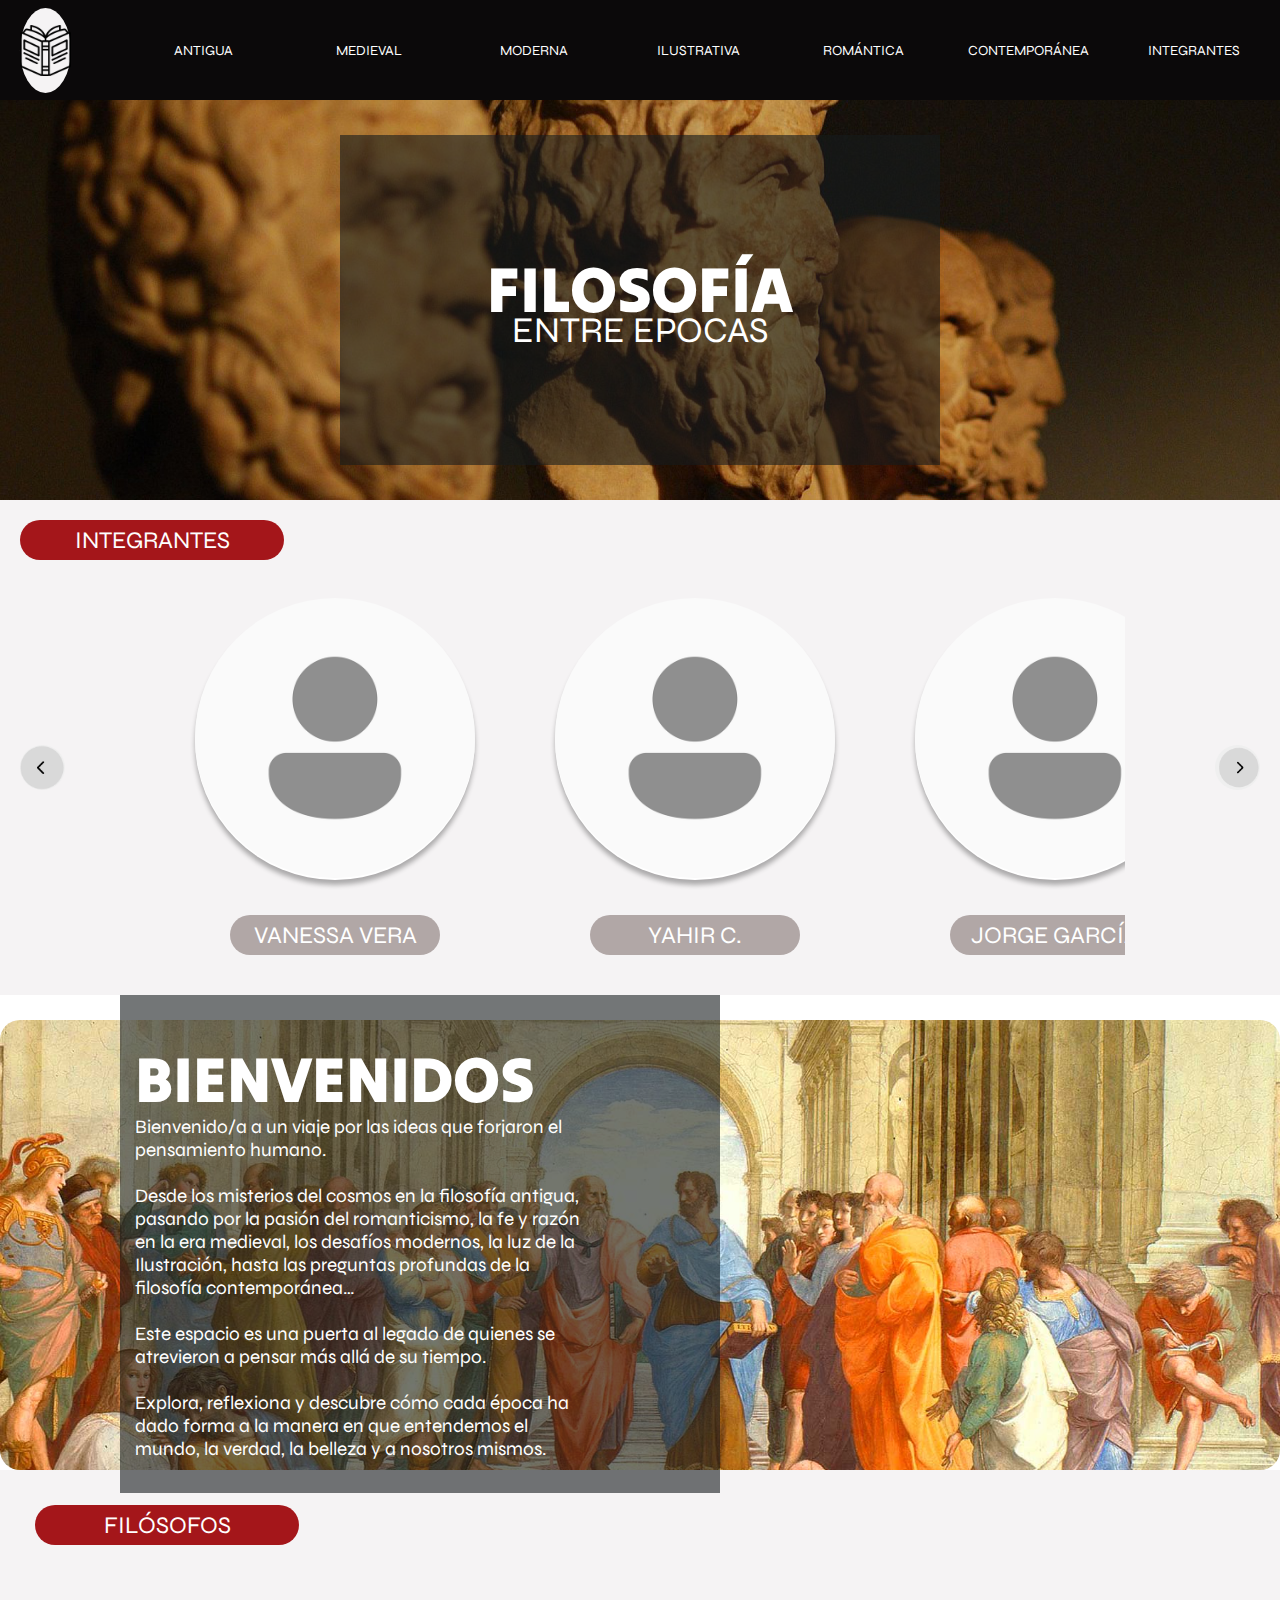
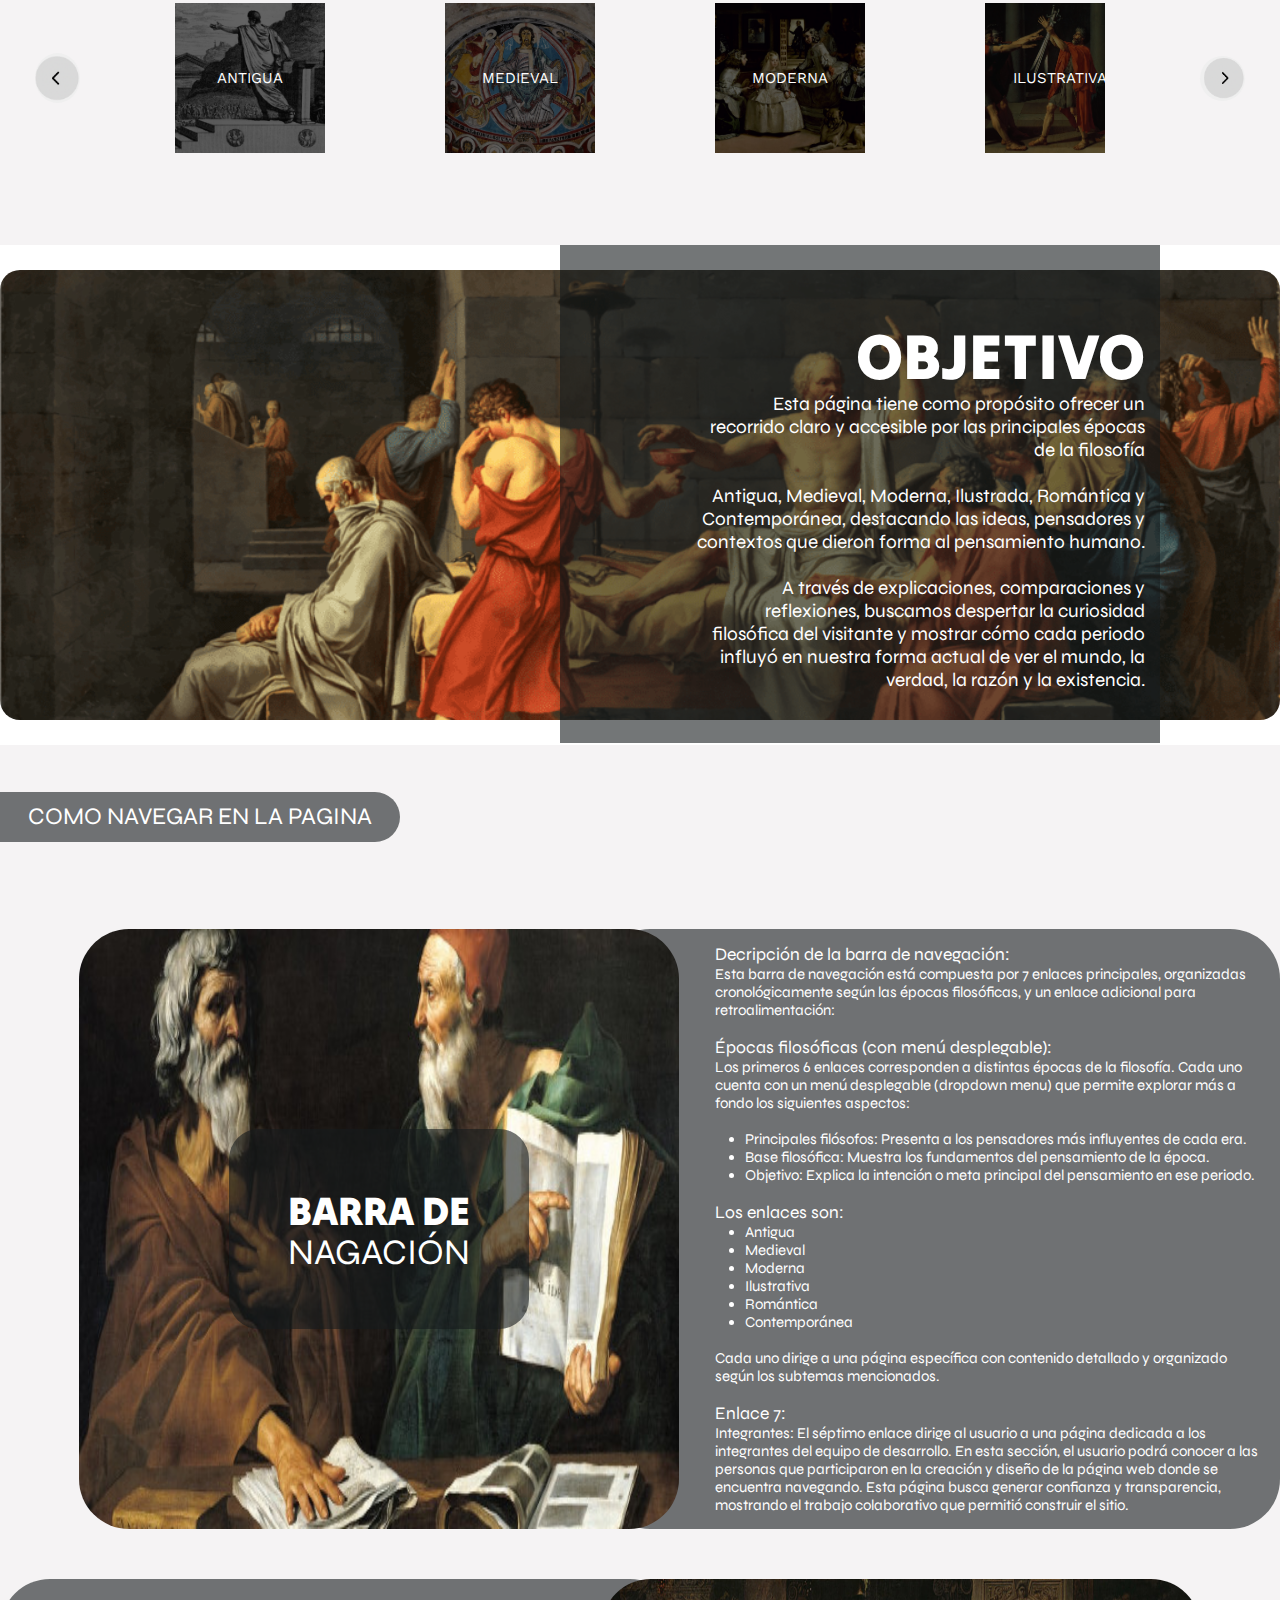
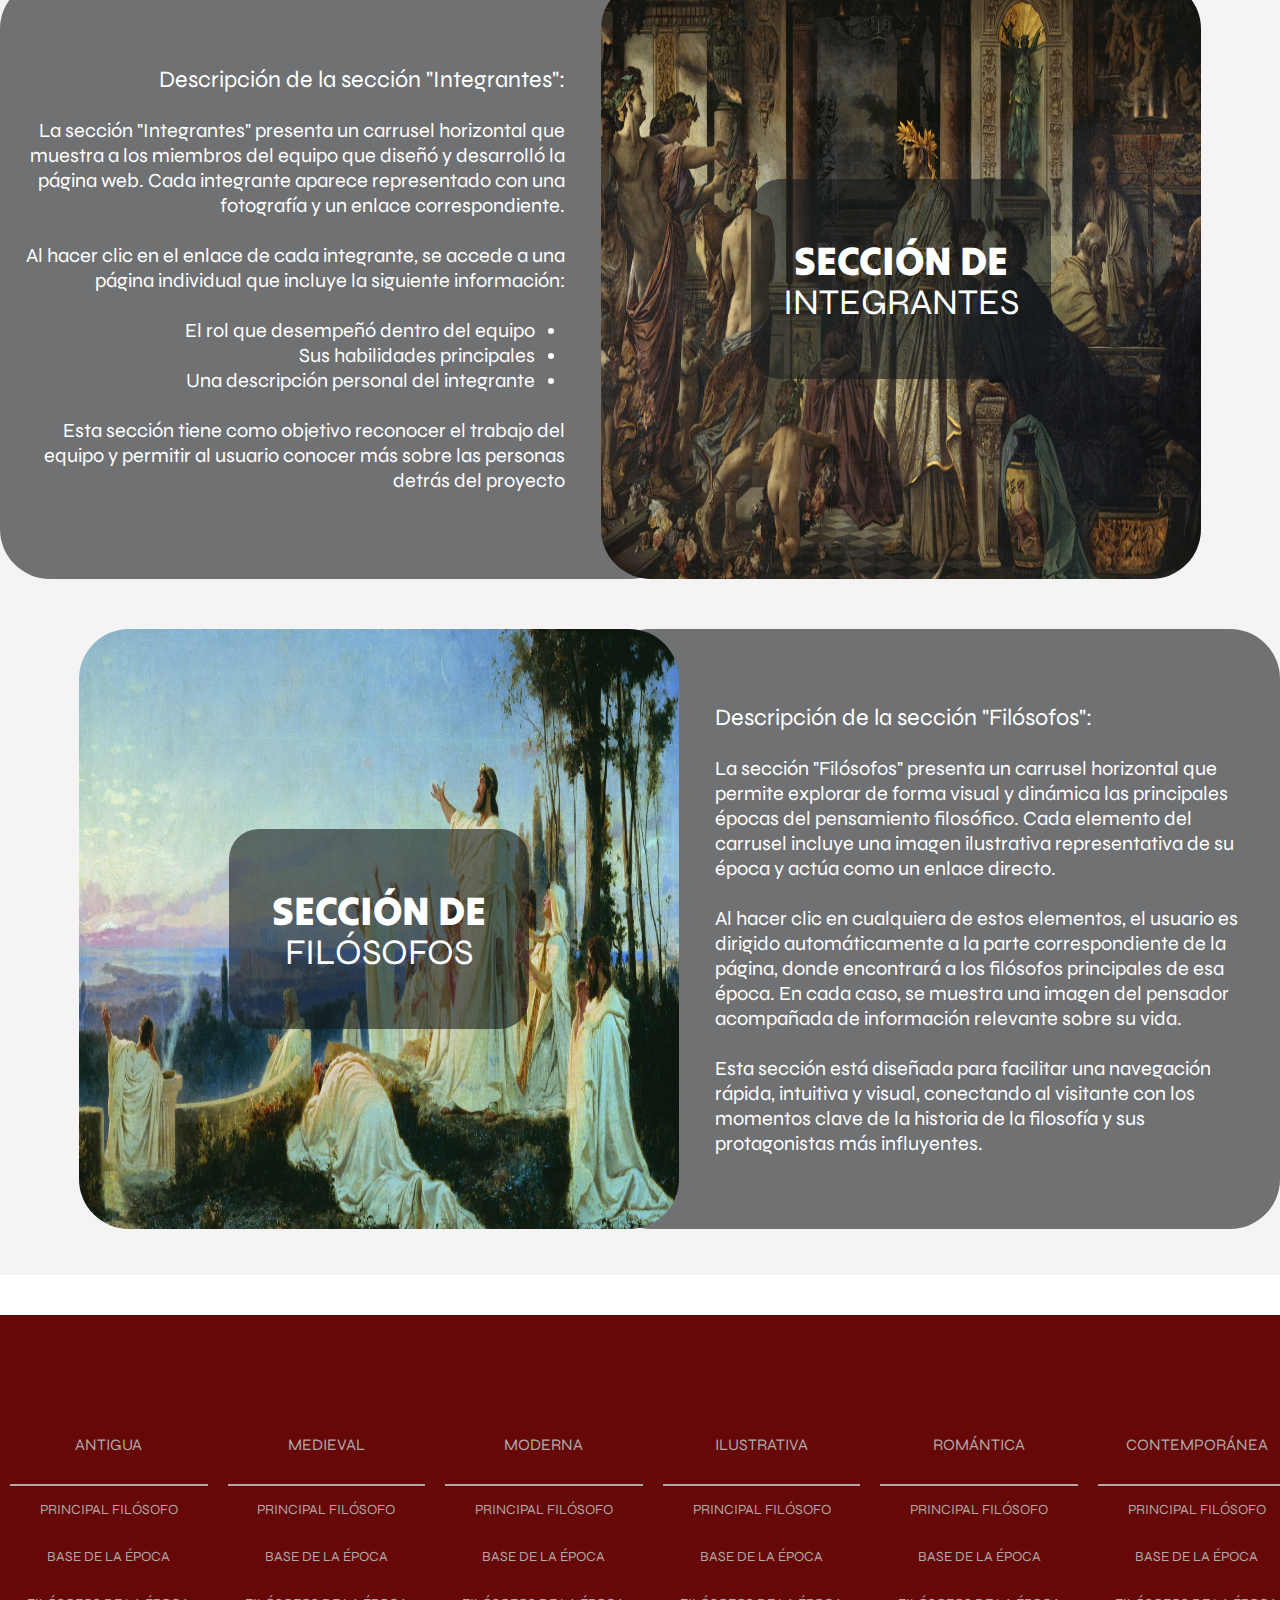
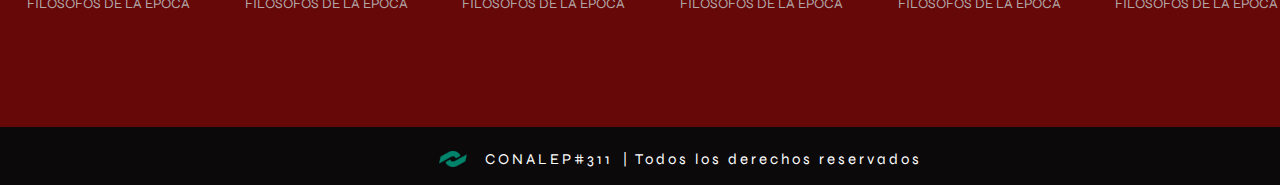
<file: html/index.html>
<!DOCTYPE html>
<html lang="en">

<head>
    <meta charset="UTF-8">
    <meta name="viewport" content="width=device-width, initial-scale=1.0">
    <title>Filosofía Entre Épocas</title>
    <link rel="stylesheet" href="/css/stylesglobal.css">
    <link rel="stylesheet" href="/css/stylesInd.css">
    <link rel="icon" href="../fav/conalep1.png" type="image/png">
</head>

<body>
    <header class="main-header">
        <nav id="navbar">
            <a href="index.html" class="logo">
                <img src="/img/libro.png" alt="Logo">
            </a>
            <ul class="navbar">
                <li class="dropdown">
                    <a class="dropdown-toggle" href="indexAnt.html">ANTIGUA</a>
                    <ul class="dropdown-menu">
                        <li><a href="./indexAnt.html#TitleAnt1">FILÓSOFO PRINCIPAL</a></li>
                        <li><a href="./indexAnt.html#BaseAnt">BASE</a></li>
                        <li><a href="./indexAnt.html#FilosEpoc">FILÓSOFOS DE LA EPOCA</a></li>
                    </ul>
                </li>
                <li class="dropdown">
                    <a class="dropdown-toggle" href="indexMed.html">MEDIEVAL</a>
                    <ul class="dropdown-menu">
                        <li><a href="./indexMed.html#TitleAnt1">FILÓSOFO PRINCIPAL</a></li>
                        <li><a href="./indexMed.html#BaseAnt">BASE</a></li>
                        <li><a href="./indexMed.html#FilosEpoc">FILÓSOFOS DE LA EPOCA</a></li>
                    </ul>
                </li>
                <li class="dropdown">
                    <a class="dropdown-toggle" href="indexMod.html">MODERNA</a>
                    <ul class="dropdown-menu">
                        <li><a href="./indexMod.html#TitleAnt1">FILÓSOFO PRINCIPAL</a></li>
                        <li><a href="./indexMod.html#BaseAnt">BASE</a></li>
                        <li><a href="./indexMod.html#FilosEpoc">FILÓSOFOS DE LA EPOCA</a></li>
                    </ul>
                </li>
                <li class="dropdown">
                    <a class="dropdown-toggle" href="indexIlus.html">ILUSTRATIVA</a>
                    <ul class="dropdown-menu">
                        <li><a href="./indexIlus.html#TitleAnt1">FILÓSOFO PRINCIPAL</a></li>
                        <li><a href="./indexIlus.html#BaseAnt">BASE</a></li>
                        <li><a href="./indexIlus.html#FilosEpoc">FILÓSOFOS DE LA EPOCA</a></li>
                    </ul>
                </li>
                <li class="dropdown">
                    <a class="dropdown-toggle" href="indexRom.html">ROMÁNTICA</a>
                    <ul class="dropdown-menu">
                        <li><a href="./indexRom.html#TitleAnt1">FILÓSOFO PRINCIPAL</a></li>
                        <li><a href="./indexRom.html#BaseAnt">BASE</a></li>
                        <li><a href="./indexRom.html#FilosEpoc">FILÓSOFOS DE LA EPOCA</a></li>
                    </ul>
                </li>
                <li class="dropdown">
                    <a class="dropdown-toggle" href="indexCont.html">CONTEMPORÁNEA</a>
                    <ul class="dropdown-menu">
                        <li><a href="./indexCont.html#TitleAnt1">FILÓSOFO PRINCIPAL</a></li>
                        <li><a href="./indexCont.html#BaseAnt">BASE</a></li>
                        <li><a href="./indexCont.html#FilosEpoc">FILÓSOFOS DE LA EPOCA</a></li>
                    </ul>
                </li>
                <li class="dropdown">
                    <a class="dropdown-toggle" href="indexInt.html">INTEGRANTES</a>
                </li> 
            </ul>
        </nav>
    </header>
    <section class="seccion-foto">
        <img src="../img/Inicio.jpg" alt="Foto de fondo">
        <div class="contenedor-inter">
            <div class="style-content"></div>
            <div class="text-content">
                <h1>FILOSOFÍA</h1>
                <p>ENTRE EPOCAS</p>
            </div>
        </div>
    </section>
    <section class="seccion-integrantes" id="secInt">
        <button class="titulo-integrantes" onclick="window.location.href='indexInt.html'">INTEGRANTES</button>
        <div class="carrusel-integrantes" id="carrusel">
            <button class="flecha-izquierda" id="prev"><img src="../img/Izqui.png" alt="Prev"></button>
            <div class="contenedor-carrusel" id="contenedor">
                <div class="contenedor-integrante">
                    <div class="tarjeta-integrante">
                        <a href="indexInt.html#Secc-Integrantes-uno" class="enlace-integrante">
                            <img src="../img/icon-7797704_640.png" alt="Foto de Integrante" class="foto-integrante" />
                        </a>
                    </div>
                    <button class="info-integrante">VANESSA VERA</button>
                </div>
                <div class="contenedor-integrante">
                    <div class="tarjeta-integrante">
                        <a href="./indexInt.html#Secc-Integrantes-dos" class="enlace-integrante">
                            <img src="../img/icon-7797704_640.png" alt="Foto de Integrante" class="foto-integrante" />
                        </a>
                    </div>
                    <button class="info-integrante">YAHIR C.</button>
                </div>
                <div class="contenedor-integrante">
                    <div class="tarjeta-integrante">
                        <a href="./indexInt.html#Secc-Integrantes-tres" class="enlace-integrante">
                            <img src="../img/icon-7797704_640.png" alt="Foto de Integrante" class="foto-integrante" />
                        </a>
                    </div>
                    <button class="info-integrante">JORGE GARCÍA</button>
                </div>
                <div class="contenedor-integrante">
                    <div class="tarjeta-integrante">
                        <a href="./indexInt.html#Secc-Integrantes-cuatro" class="enlace-integrante">
                            <img src="../img/icon-7797704_640.png" alt="Foto de Integrante" class="foto-integrante" />
                        </a>
                    </div>
                    <button class="info-integrante">SOFÍA R.</button>
                </div>
                <div class="contenedor-integrante">
                    <div class="tarjeta-integrante">
                        <a href="./indexInt.html#Secc-Integrantes-cinco" class="enlace-integrante">
                            <img src="../img/icon-7797704_640.png" alt="Foto de Integrante" class="foto-integrante" />
                        </a>
                    </div>
                    <button class="info-integrante">KARLA V.</button>
                </div>
                <div class="contenedor-integrante">
                    <div class="tarjeta-integrante">
                        <a href="./indexInt.html#Secc-Integrantes-seis" class="enlace-integrante">
                            <img src="../img/icon-7797704_640.png" alt="Foto de Integrante" class="foto-integrante" />
                        </a>
                    </div>
                    <button class="info-integrante">ZAHAYVI C.</button>
                </div>
            </div>
            <button class="flecha-derecha" id="next"><img src="../img/Dere.png" alt="Next"></button>
        </div>
    </section>
    <section class="seccion-bienvenida">
        <img src="../img/Relación-entre-platón-y-aristóteles.jpg" alt="Imagen de Bienvenida">
        <div class="contenedor-texto">
            <div class="texto-bienvenida">
                <h1>BIENVENIDOS</h1>
                <p>
                    Bienvenido/a a un viaje por las ideas que forjaron el pensamiento humano.<br><br>
                    Desde los misterios del cosmos en la filosofía antigua, pasando por la pasión del romanticismo,
                    la fe y razón en la era medieval, los desafíos modernos, la luz de la Ilustración,
                    hasta las preguntas profundas de la filosofía contemporánea…<br><br>
                    Este espacio es una puerta al legado de quienes se atrevieron a pensar más allá de su
                    tiempo.<br><br>
                    Explora, reflexiona y descubre cómo cada época ha dado forma a la manera en que entendemos
                    el mundo, la verdad, la belleza y a nosotros mismos.
                </p>
            </div>
        </div>
    </section>
    <section class="seccion-epocas" id="seccFilo">
        <div class="titulo-epocas">
            <h1>FILÓSOFOS</h1>
        </div>
        <div class="carrusel-epocas">
            <button class="flecha-izquierda-epocas" id="prevdos"><img src="../img/Izqui.png" alt="Prev"></button>
            <div class="contenedor-carrusel-epocas" id="contenedordos">
                <a class="tarjeta-epocas-1" href="./indexAnt.html#FilosEpoc">
                    <span class="epoca-texto">ANTIGUA</span>
                </a>
                <a class="tarjeta-epocas-2" href="./indexMed.html#FilosEpoc">
                    <span class="epoca-texto">MEDIEVAL</span>
                </a>
                <a class="tarjeta-epocas-3" href="./indexMod.html#FilosEpoc">
                    <span class="epoca-texto">MODERNA</span>
                </a>
                <a class="tarjeta-epocas-4" href="./indexIlus.html#FilosEpoc">
                    <span class="epoca-texto">ILUSTRATIVA</span>
                </a>
                <a class="tarjeta-epocas-5" href="./indexRom.html#FilosEpoc">
                    <span class="epoca-texto">ROMÁNTICA</span>
                </a>
                <a class="tarjeta-epocas-6" href="./indexCont.html#FilosEpoc">
                    <span class="epoca-texto">CONTEMPORÁNEA</span>
                </a>
            </div>
            <button class="flecha-derecha-epocas" id="nextdos"><img src="../img/Dere.png" alt="Next"></button>
        </div>
    </section>
    <section class="seccion-objetivo">
        <img src="../img/Objetivo2.png" alt="Imagen de Objetivo">
        <div class="contenedor-texto-objetivo">
            <div class="texto-objetivo">
                <h1>OBJETIVO</h1>
                <p>
                    Esta página tiene como propósito ofrecer un recorrido claro y accesible por las principales épocas
                    de la filosofía<br>
                    <br>
                    Antigua, Medieval, Moderna, Ilustrada, Romántica y Contemporánea, destacando las ideas, pensadores y
                    contextos que dieron forma al pensamiento humano.<br>
                    <br>
                    A través de explicaciones, comparaciones y reflexiones, buscamos despertar la curiosidad filosófica
                    del visitante y mostrar cómo cada periodo influyó en nuestra forma actual de ver el mundo, la
                    verdad, la razón y la existencia.
                </p>
            </div>
        </div>
    </section>
    <section class="seccion-navegar-pagina">
        <div class="contenedor-titulo-seccion">
            <div class="titulo-seccion">
                <p>COMO NAVEGAR EN LA PAGINA</p>
            </div>
        </div>
        <div class="contenedor-seccionav-imagen">
            <a href="#navbar" class="text-contenedorimg-uno">
                <h1>BARRA DE</h1>
                <p>NAGACIÓN</p>
            </a>
        </div>
        <div class="contenedor-seccionav-texto">
            <div class="text-contenedortext-uno">
                <h3>Decripción de la barra de navegación: </h3>
                <p>Esta barra de navegación está compuesta por 7 enlaces principales, organizadas cronológicamente según
                    las épocas filosóficas, y un enlace adicional para retroalimentación:<br>
                    <br>
                </p>
                <h3>Épocas filosóficas (con menú desplegable):</h3>
                Los primeros 6 enlaces corresponden a distintas épocas de la filosofía. Cada uno cuenta con un menú
                desplegable (dropdown menu) que permite explorar más a fondo los siguientes aspectos:<br>
                <br>
                <ul>
                    <li>Principales filósofos: Presenta a los pensadores más influyentes de cada era.</li>
                    <li>Base filosófica: Muestra los fundamentos del pensamiento de la época.</li>
                    <li>Objetivo: Explica la intención o meta principal del pensamiento en ese periodo.</li>
                </ul>
                <br>
                <h3>Los enlaces son:</h3>
                <ul>
                    <li>Antigua</li>
                    <li>Medieval</li>
                    <li>Moderna</li>
                    <li>Ilustrativa</li>
                    <li>Romántica</li>
                    <li>Contemporánea</li>
                </ul>
                <br>
                <p>Cada uno dirige a una página específica con contenido detallado y organizado según los subtemas
                    mencionados. <br>
                    <br>
                </p>
                <h3>Enlace 7:</h3>
                <p>Integrantes: El séptimo enlace dirige al usuario a una página dedicada a los integrantes del equipo de desarrollo. En esta sección, el usuario podrá conocer a las personas que participaron en la creación y diseño de la página web donde se encuentra navegando. Esta página busca generar confianza y transparencia, mostrando el trabajo colaborativo que permitió construir el sitio.</p>
            </div>
        </div>
        <div class="contenedor-seccionav-imagen-dos">
            <a href="#secInt" class="text-contenedorimg-dos">
                <h1>SECCIÓN DE</h1>
                <p>INTEGRANTES</p>
            </a>
        </div>
        <div class="contenedor-seccionav-texto-dos">
            <div class="text-contenedortext-dos">
                <h3>Descripción de la sección "Integrantes":</h3><br>
                <p>La sección "Integrantes" presenta un carrusel horizontal que muestra a los miembros del equipo que
                    diseñó y desarrolló la página web. Cada integrante aparece representado con una fotografía y un
                    enlace correspondiente.</p><br>
                <p>Al hacer clic en el enlace de cada integrante, se accede a una página individual que incluye la
                    siguiente información:</p><br>
                <ul>
                    <li>El rol que desempeñó dentro del equipo</li>

                    <li>Sus habilidades principales</li>

                    <li>Una descripción personal del integrante</li>
                </ul><br>
                <p>Esta sección tiene como objetivo reconocer el trabajo del equipo y permitir al usuario conocer más
                    sobre las personas detrás del proyecto</p>
            </div>
        </div>
        <div class="contenedor-seccionav-imagen-tres">
            <a href="#seccFilo" class="text-contenedorimg-tres">
                <h1>SECCIÓN DE</h1>
                <p>FILÓSOFOS</p>
            </a>
        </div>
        <div class="contenedor-seccionav-texto-tres">
            <div class="text-contenedortext-tres">
                <h3>Descripción de la sección "Filósofos":</h3><br>
                <p>La sección "Filósofos" presenta un carrusel horizontal que permite explorar de forma visual y dinámica las principales épocas del pensamiento filosófico. Cada elemento del carrusel incluye una imagen ilustrativa representativa de su época y actúa como un enlace directo.</p><br>
                <p>Al hacer clic en cualquiera de estos elementos, el usuario es dirigido automáticamente a la parte correspondiente de la página, donde encontrará a los filósofos principales de esa época. En cada caso, se muestra una imagen del pensador acompañada de información relevante sobre su vida.</p><br>
                <p>Esta sección está diseñada para facilitar una navegación rápida, intuitiva y visual, conectando al visitante con los momentos clave de la historia de la filosofía y sus protagonistas más influyentes.</p>
            </div>
        </div>
    </section>
    <footer class="main-footer">
        <div class="container">
            <div class="footer-row">
                <div class="footer-links">
                    <h4><a href="./indexAnt.html">ANTIGUA</a></h4>
                    <ul>
                        <li><a href="./indexAnt.html#TitleAnt1">Principal Filósofo</a></li>
                        <li><a href="./indexAnt.html#BaseAnt">Base de la Época</a></li>
                        <li><a href="./indexAnt.html#FilosEpoc">Filósofos de la Época</a></li>
                    </ul>
                </div>
                <div class="footer-links">
                    <h4><a href="">MEDIEVAL</a></h4>
                    <ul>
                        <li><a href="./indexMed.html#TitleAnt1">Principal Filósofo</a></li>
                        <li><a href="./indexMed.html#BaseAnt">Base de la Época</a></li>
                        <li><a href="./indexMed.html#FilosEpoc">Filósofos de la Época</a></li>
                    </ul>
                </div>
                <div class="footer-links">
                    <h4><a href="">MODERNA</a></h4>
                    <ul>
                        <li><a href="./indexMod.html#TitleAnt1">Principal Filósofo</a></li>
                        <li><a href="./indexMod.html#BaseAnt">Base de la Época</a></li>
                        <li><a href="./indexMod.html#FilosEpoc">Filósofos de la Época</a></li>
                    </ul>
                </div>
                <div class="footer-links">
                    <h4><a href="">ILUSTRATIVA</a></h4>
                    <ul>
                        <li><a href="./indexIlus.html#TitleAnt1">Principal Filósofo</a></li>
                        <li><a href="./indexIlus.html#BaseAnt">Base de la Época</a></li>
                        <li><a href="./indexIlus.html#FilosEpoc">Filósofos de la Época</a></li>
                    </ul>
                </div>
                <div class="footer-links">
                    <h4><a href="">ROMÁNTICA</a></h4>
                    <ul>
                        <li><a href="./indexRom.html#TitleAnt1">Principal Filósofo</a></li>
                        <li><a href="./indexRom.html#BaseAnt">Base de la Época</a></li>
                        <li><a href="./indexRom.html#FilosEpoc">Filósofos de la Época</a></li>
                    </ul>
                </div>
                <div class="footer-links">
                    <h4><a href="">CONTEMPORÁNEA</a></h4>
                    <ul>
                        <li><a href="./indexCont.html#TitleAnt1">Principal Filósofo</a></li>
                        <li><a href="./indexCont.html#BaseAnt">Base de la Época</a></li>
                        <li><a href="./indexCont.html#FilosEpoc">Filósofos de la Época</a></li>
                    </ul>
                </div>
            </div>
        </div>
    </footer>
    <div class="footer-derechos">
        <img src="../fav/cona.png" alt="Logo CONALEP" class="footer-logo">
        <a href="http://www.conalepnayarit.gob.mx/contenido.php?option=xxxxxx_inicio" target="_blank" rel="noopener noreferrer"class="link-conalep">CONALEP#311</a>  |  Todos los derechos reservados
    </div>
    <script src="../javascript/script.js"></script>
</body>

</html>
</file>
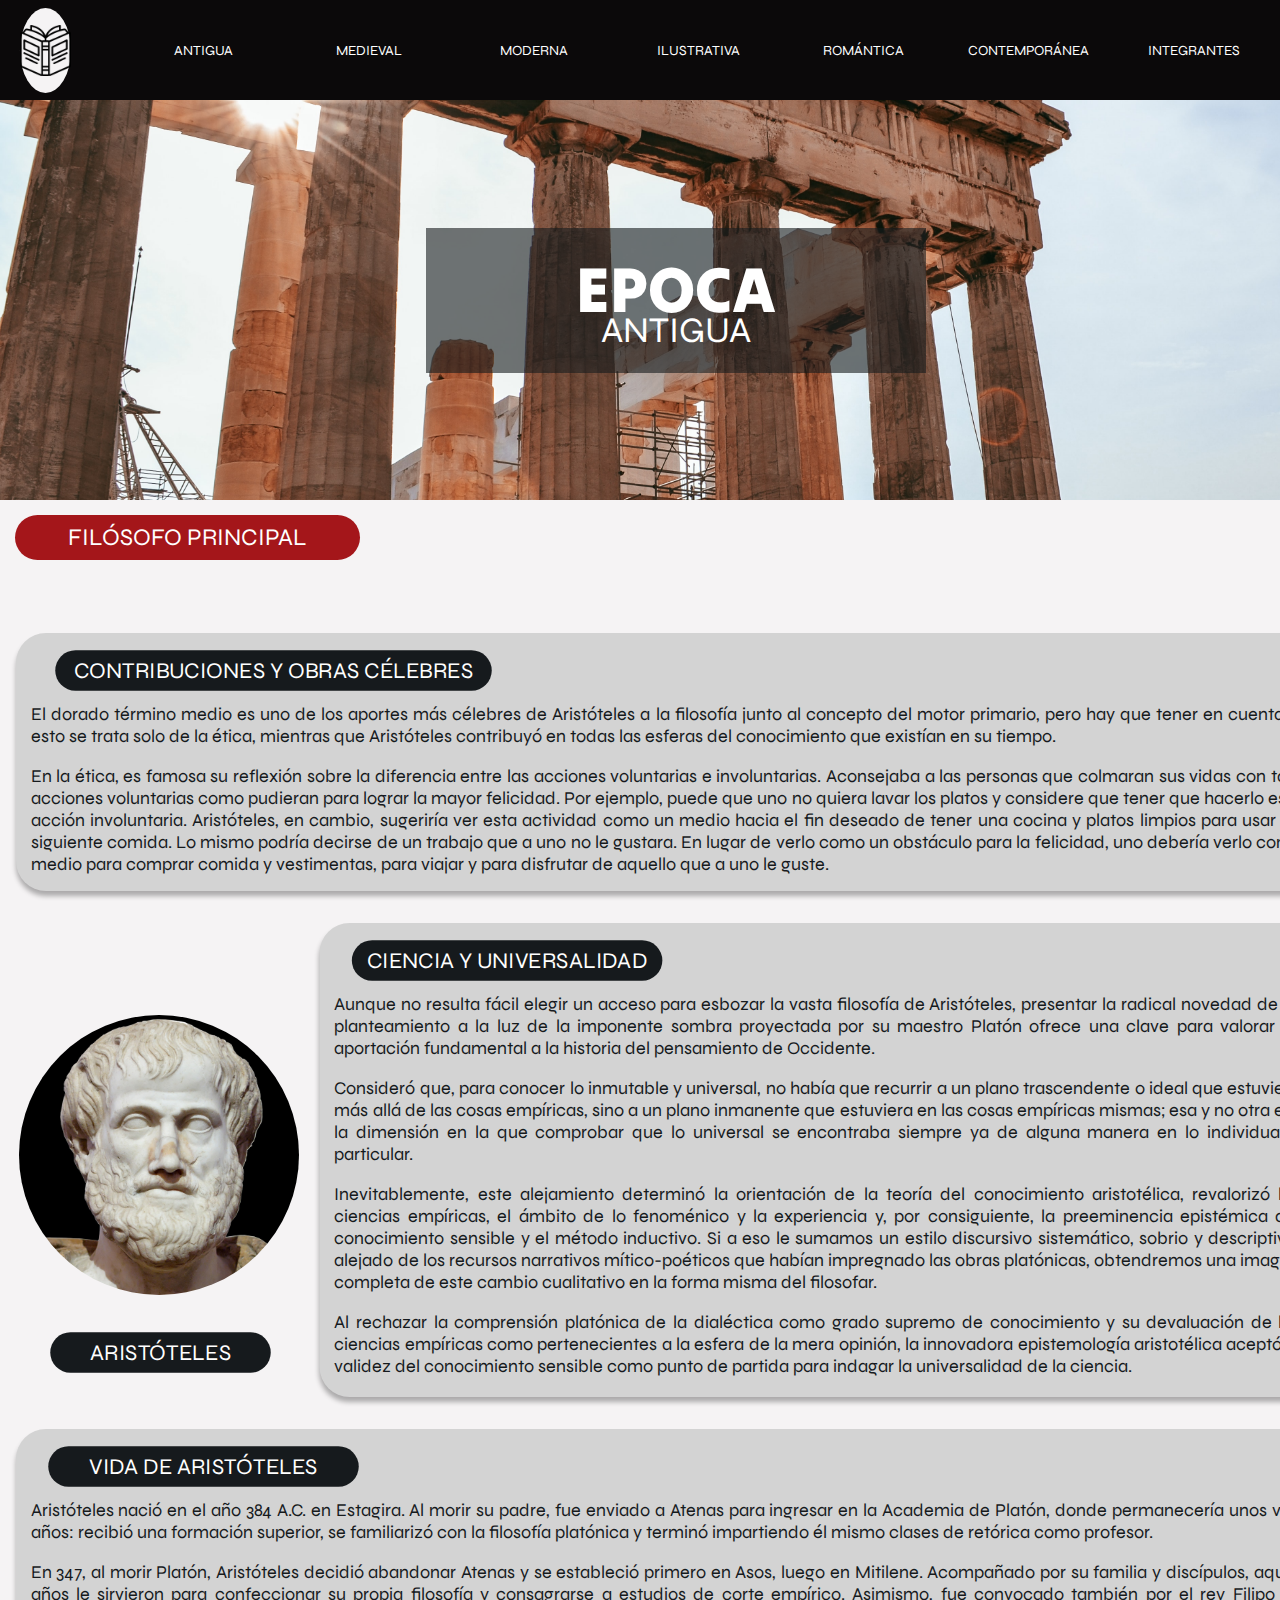
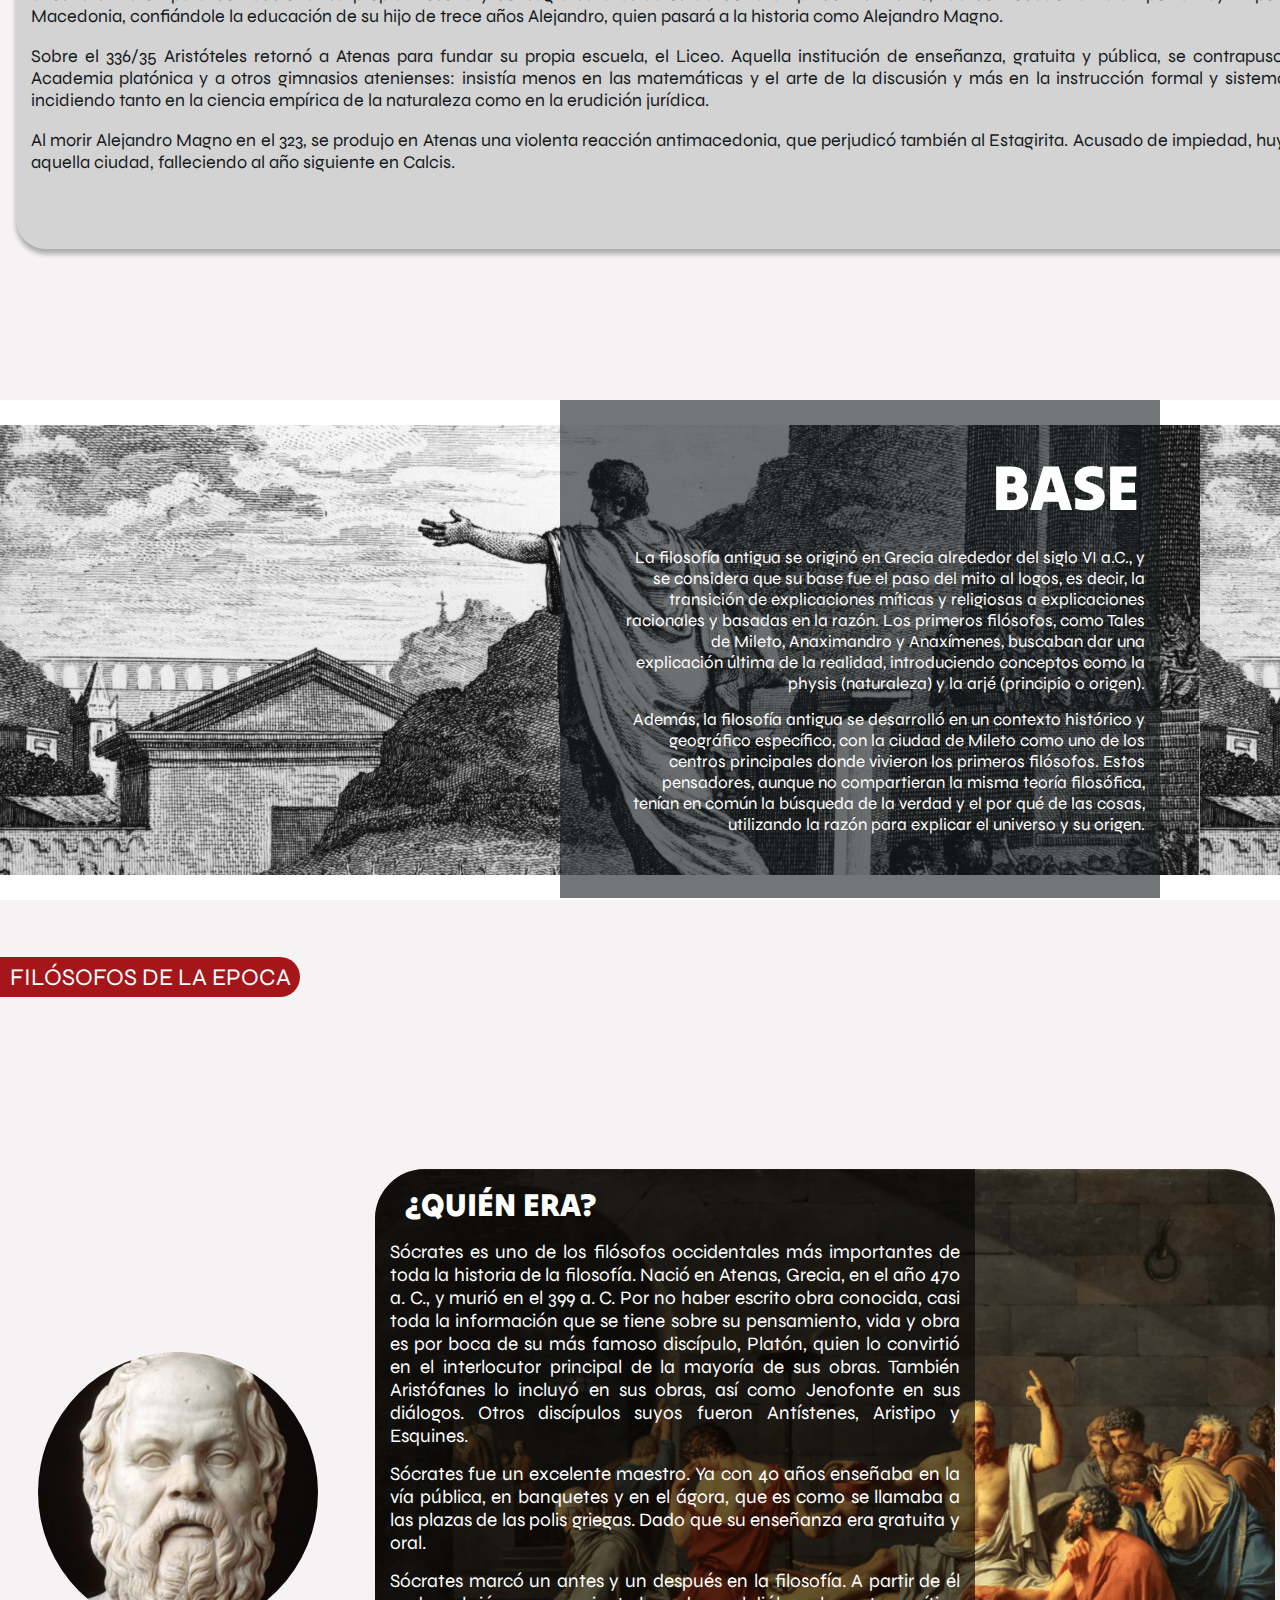
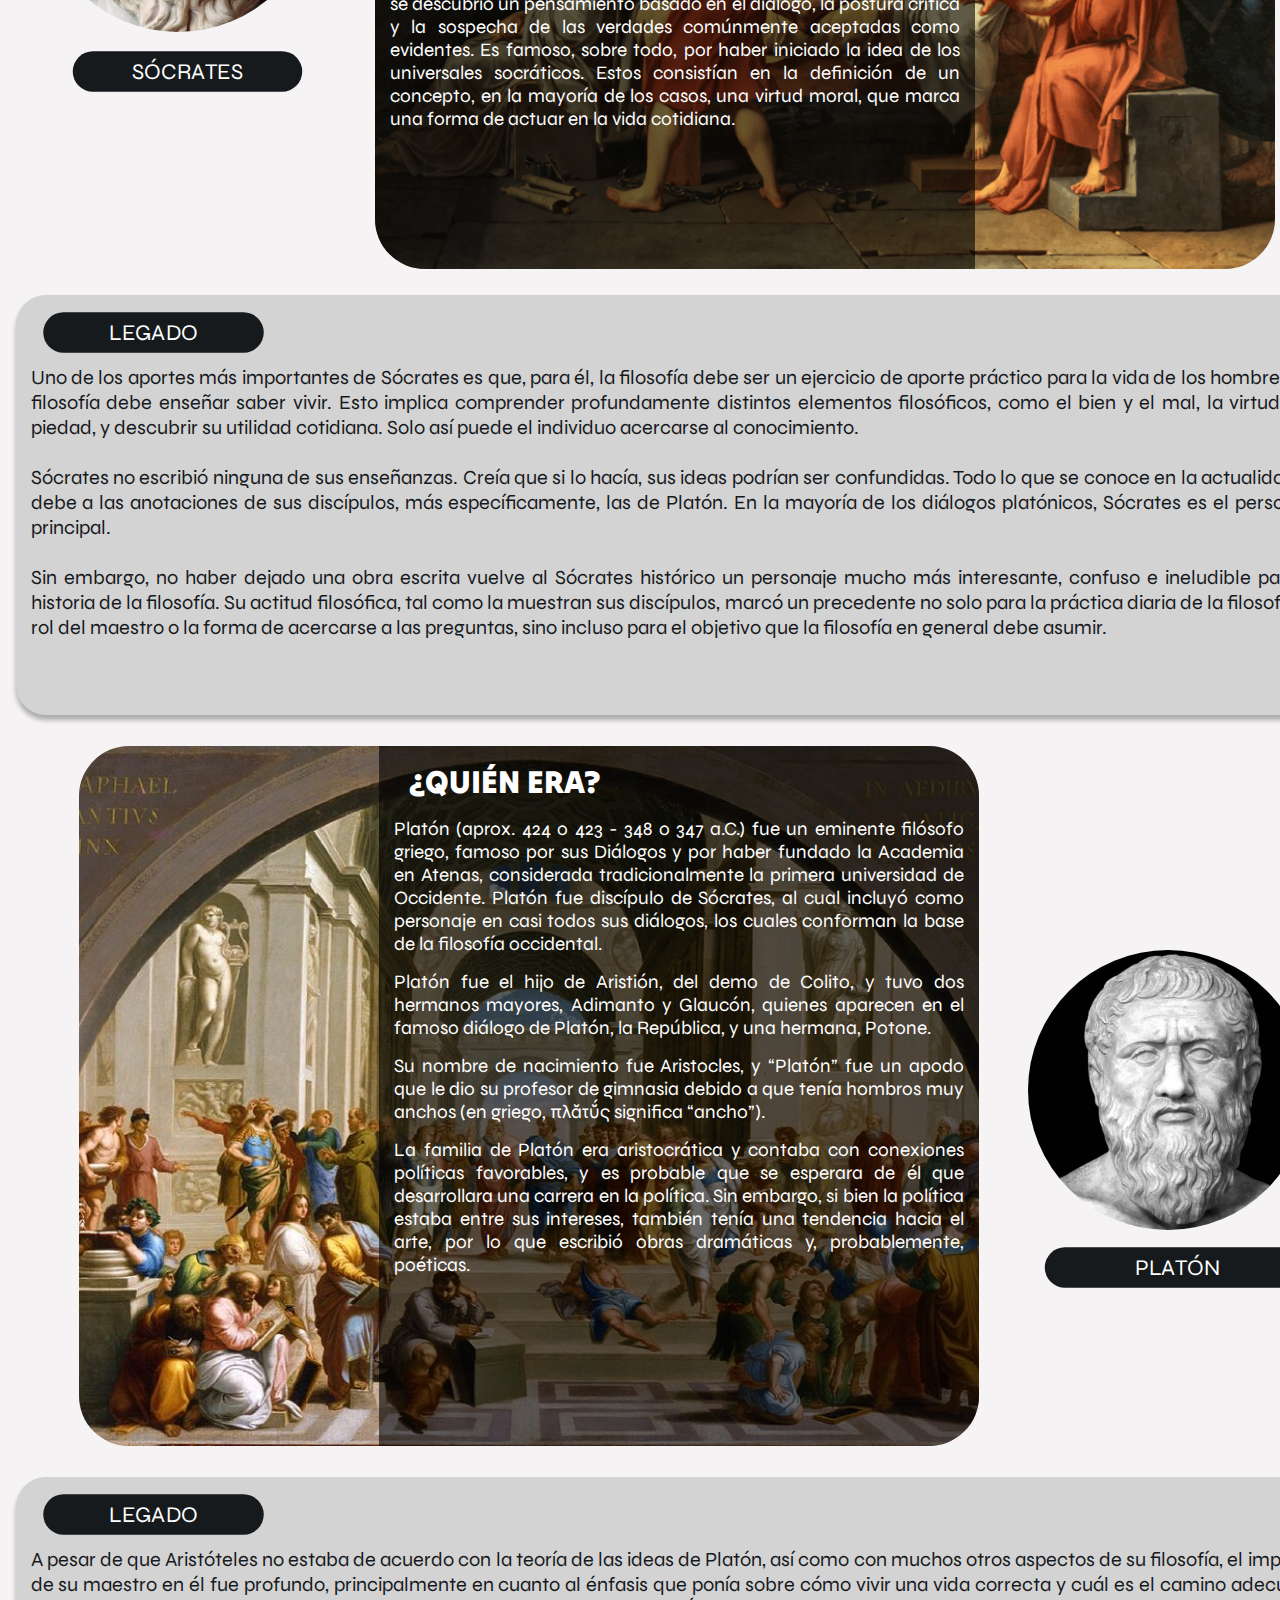
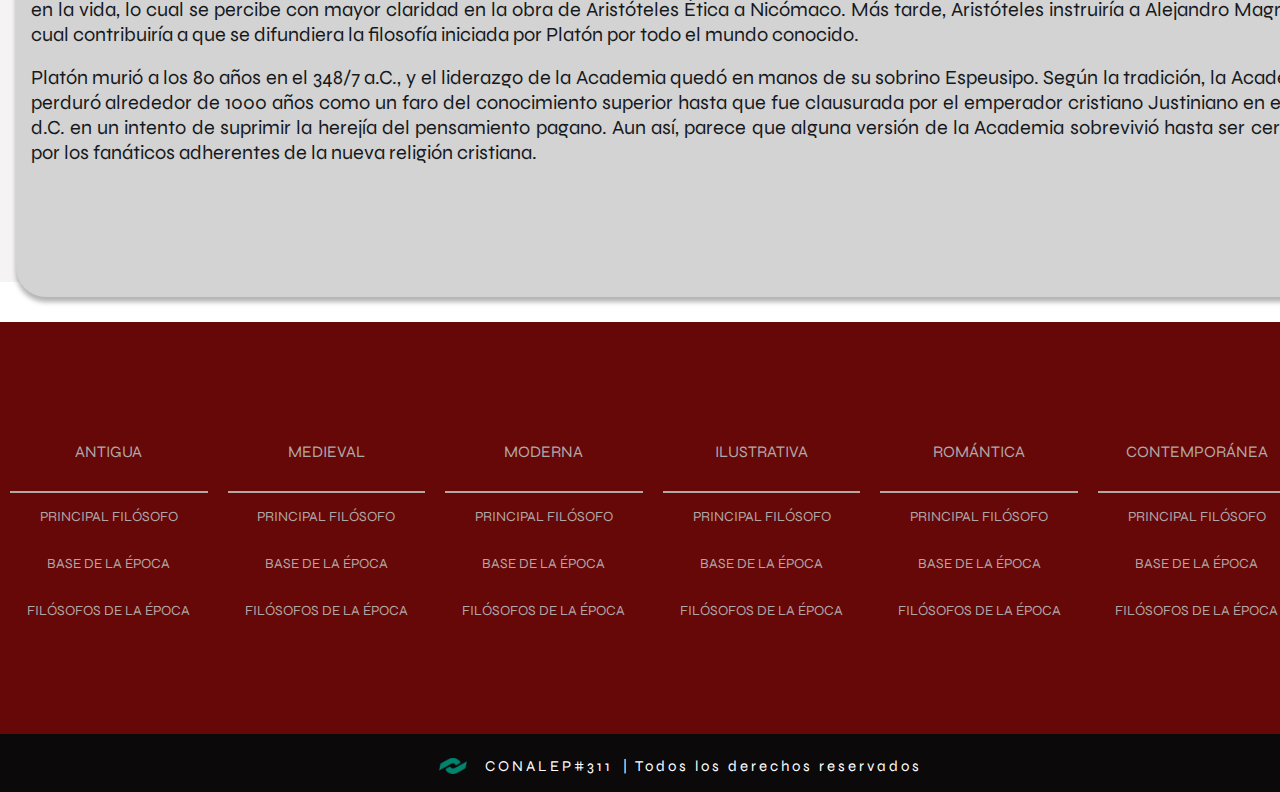
<file: html/indexAnt.html>
<!DOCTYPE html>
<html lang="en">

<head>
    <meta charset="UTF-8">
    <meta name="viewport" content="width=device-width, initial-scale=1.0">
    <title>Filosofía Antigua</title>
    <link rel="stylesheet" href="/css/stylesglobal.css">
    <link rel="stylesheet" href="../css/stylesfilos.css">
    <link rel="icon" href="../fav/conalep1.png" type="image/png">
</head>

<body>
    <header class="main-header">
        <nav id="navbar">
            <a href="index.html" class="logo">
                <img src="/img/libro.png" alt="Logo">
            </a>
            <ul class="navbar">
                <li class="dropdown">
                    <a class="dropdown-toggle" href="indexAnt.html">ANTIGUA</a>
                    <ul class="dropdown-menu">
                        <li><a href="#TitleAnt1">FILÓSOFO PRINCIPAL</a></li>
                        <li><a href="#BaseAnt">BASE</a></li>
                        <li><a href="#FilosEpoc">FILÓSOFOS DE LA EPOCA</a></li>
                    </ul>
                </li>
                <li class="dropdown">
                    <a class="dropdown-toggle" href="indexMed.html">MEDIEVAL</a>
                    <ul class="dropdown-menu">
                        <li><a href="./indexMed.html#TitleAnt1">FILÓSOFO PRINCIPAL</a></li>
                        <li><a href="./indexMed.html#BaseAnt">BASE</a></li>
                        <li><a href="./indexMed.html#FilosEpoc">FILÓSOFOS DE LA EPOCA</a></li>
                    </ul>
                </li>
                <li class="dropdown">
                    <a class="dropdown-toggle" href="indexMod.html">MODERNA</a>
                    <ul class="dropdown-menu">
                        <li><a href="./indexMod.html#TitleAnt1">FILÓSOFO PRINCIPAL</a></li>
                        <li><a href="./indexMod.html#BaseAnt">BASE</a></li>
                        <li><a href="./indexMod.html#FilosEpoc">FILÓSOFOS DE LA EPOCA</a></li>
                    </ul>
                </li>
                <li class="dropdown">
                    <a class="dropdown-toggle" href="indexIlus.html">ILUSTRATIVA</a>
                    <ul class="dropdown-menu">
                        <li><a href="./indexIlus.html#TitleAnt1">FILÓSOFO PRINCIPAL</a></li>
                        <li><a href="./indexIlus.html#BaseAnt">BASE</a></li>
                        <li><a href="./indexIlus.html#FilosEpoc">FILÓSOFOS DE LA EPOCA</a></li>
                    </ul>
                </li>
                <li class="dropdown">
                    <a class="dropdown-toggle" href="indexRom.html">ROMÁNTICA</a>
                    <ul class="dropdown-menu">
                        <li><a href="./indexRom.html#TitleAnt1">FILÓSOFO PRINCIPAL</a></li>
                        <li><a href="./indexRom.html#BaseAnt">BASE</a></li>
                        <li><a href="./indexRom.html#FilosEpoc">FILÓSOFOS DE LA EPOCA</a></li>
                    </ul>
                </li>
                <li class="dropdown">
                    <a class="dropdown-toggle" href="indexCont.html">CONTEMPORÁNEA</a>
                    <ul class="dropdown-menu">
                        <li><a href="./indexCont.html#TitleAnt1">FILÓSOFO PRINCIPAL</a></li>
                        <li><a href="./indexCont.html#BaseAnt">BASE</a></li>
                        <li><a href="./indexCont.html#FilosEpoc">FILÓSOFOS DE LA EPOCA</a></li>
                    </ul>
                </li>
                <li class="dropdown">
                    <a class="dropdown-toggle" href="indexInt.html">INTEGRANTES</a>
                </li> 
            </ul>
        </nav>
    </header>
    <section class="seccion-foto">
        <img src="../img/AntiguaInicio3.jpg" alt="Foto de fondo">
        <div class="contenedor-inter">
            <div class="style-content"></div>
            <div class="text-content">
                <h1>EPOCA</h1>
                <p>ANTIGUA</p>
            </div>
        </div>
    </section>
    <section class="seccion-fundador">
        <div class="titulo-seccion-fundador" id="TitleAnt1">
            <h1>FILÓSOFO PRINCIPAL</h1>
        </div>
        <div class="contenedor-hover">
            <div class="filos-disparador">🛈</div>
            <div class="filos-principal-oculto">
                <p>Aunque Sócrates y Platón fueron fundamentales en el nacimiento de la filosofía, Aristóteles consolidó el pensamiento filosófico antiguo con una obra tan amplia que abarcó desde la lógica y la ética hasta la ciencia, convirtiéndose en uno de los pilares más influyentes de toda la historia de la filosofía.</p>
            </div>
        </div>
        <div class="contenedor-seccfun-texto-uno">
            <a href="https://www.worldhistory.org/trans/es/1-355/aristoteles/#:~:text=Contribuciones%20y%20obras%20c%C3%A9lebres" target="_blank" rel="noopener noreferrer">
                CONTRIBUCIONES Y OBRAS CÉLEBRES
            </a>
            <p>
                El dorado término medio es uno de los aportes más célebres de Aristóteles a la filosofía junto al concepto del motor primario, pero hay que tener en cuenta que esto se trata solo de la ética, mientras que Aristóteles contribuyó en todas las esferas del conocimiento que existían en su tiempo.
            </p><br>
            <p> 
                En la ética, es famosa su reflexión sobre la diferencia entre las acciones voluntarias e involuntarias. Aconsejaba a las personas que colmaran sus vidas con tantas acciones voluntarias como pudieran para lograr la mayor felicidad.
                Por ejemplo, puede que uno no quiera lavar los platos y considere que tener que hacerlo es una acción involuntaria. Aristóteles, en cambio, sugeriría ver esta actividad como un medio hacia el fin deseado de tener una cocina y platos limpios para usar en la siguiente comida. Lo mismo podría decirse de un trabajo que a uno no le gustara. En lugar de verlo como un obstáculo para la felicidad, uno debería verlo como el medio para comprar comida y vestimentas, para viajar y para disfrutar de aquello que a uno le guste. 
            </p>
        </div>
        <div class="contenedor-seccfun-texto-dos">
            <a href="https://www.alejandradeargos.com/index.php/es/completas/42-filosofos/41830-aristoteles-biografia-pensamiento-y-obras#:~:text=Ciencia%20y%20universalidad" target="_blank" rel="noopener noreferrer">
                CIENCIA Y UNIVERSALIDAD
            </a>
            <p>
                Aunque no resulta fácil elegir un acceso para esbozar la vasta filosofía de Aristóteles, presentar la radical novedad de su planteamiento a la luz de la imponente sombra proyectada por su maestro Platón ofrece una clave para valorar su aportación fundamental a la historia del pensamiento de Occidente.
            </p><br>
            <p>
                Consideró que, para conocer lo inmutable y universal, no había que recurrir a un plano trascendente o ideal que estuviera más allá de las cosas empíricas, sino a un plano inmanente que estuviera en las cosas empíricas mismas; esa y no otra era la dimensión en la que comprobar que lo universal se encontraba siempre ya de alguna manera en lo individual y particular.
            </p><br>
            <p>
                Inevitablemente, este alejamiento determinó la orientación de la teoría del conocimiento aristotélica, revalorizó las ciencias empíricas, el ámbito de lo fenoménico y la experiencia y, por consiguiente, la preeminencia epistémica del conocimiento sensible y el método inductivo. Si a eso le sumamos un estilo discursivo sistemático, sobrio y descriptivo, alejado de los recursos narrativos mítico-poéticos que habían impregnado las obras platónicas, obtendremos una imagen completa de este cambio cualitativo en la forma misma del filosofar.
            </p><br>
            <p>
                Al rechazar la comprensión platónica de la dialéctica como grado supremo de conocimiento y su devaluación de las ciencias empíricas como pertenecientes a la esfera de la mera opinión, la innovadora epistemología aristotélica aceptó la validez del conocimiento sensible como punto de partida para indagar la universalidad de la ciencia.
            </p>
        </div>
        <div class="contenedor-seccfun-texto-tres">
            <a href="https://www.alejandradeargos.com/index.php/es/completas/42-filosofos/41830-aristoteles-biografia-pensamiento-y-obras#:~:text=Vida%20y%20obra%20de%20Arist%C3%B3teles" target="_blank" rel="noopener noreferrer">
                VIDA DE ARISTÓTELES
            </a>
            <p>Aristóteles nació en el año 384 A.C. en Estagira. Al morir su padre, fue enviado a Atenas para ingresar en la Academia de Platón, donde permanecería unos veinte años: recibió una formación superior, se familiarizó con la filosofía platónica y terminó impartiendo él mismo clases de retórica como profesor.
            </p><br>
            <p>En 347, al morir Platón, Aristóteles decidió abandonar Atenas y se estableció primero en Asos, luego en Mitilene. Acompañado por su familia y discípulos, aquellos años le sirvieron para confeccionar su propia filosofía y consagrarse a estudios de corte empírico. Asimismo, fue convocado también por el rey Filipo II de Macedonia, confiándole la educación de su hijo de trece años Alejandro, quien pasará a la historia como Alejandro Magno.</p><br>
            <p>Sobre el 336/35 Aristóteles retornó a Atenas para fundar su propia escuela, el Liceo. Aquella institución de enseñanza, gratuita y pública, se contrapuso a la Academia platónica y a otros gimnasios atenienses: insistía menos en las matemáticas y el arte de la discusión y más en la instrucción formal y sistemática, incidiendo tanto en la ciencia empírica de la naturaleza como en la erudición jurídica.</p><br>
            <p>Al morir Alejandro Magno en el 323, se produjo en Atenas una violenta reacción antimacedonia, que perjudicó también al Estagirita. Acusado de impiedad, huyó de aquella ciudad, falleciendo al año siguiente en Calcis.
            </p>
        </div>
        <div class="contenedor_imagen_fundador">
            <a href="https://www.alejandradeargos.com/index.php/es/completas/42-filosofos/41830-aristoteles-biografia-pensamiento-y-obras#:~:text=EXPOSICIONES-,Arist%C3%B3teles%3A%20Biograf%C3%ADa%2C%20Pensamiento%20y%20Obras,-Escrito%20por%20Kilian"
            target="_blank" rel="noopener noreferrer">
                ARISTÓTELES
            </a>
            <img src="../img/Aristoteles.jpg" alt="">
        </div>
    </section>
    <section class="seccion-base-epocantigua" id="Seccion-Base-Epoc1">
        <div class="contenedor-texto-base" id="BaseAnt">
            <div class="texto-base">
                <h1>BASE</h1>
                <p>La filosofía antigua se originó en Grecia alrededor del siglo VI a.C., y se considera que su base fue el paso del mito al logos, es decir, la transición de explicaciones míticas y religiosas a explicaciones racionales y basadas en la razón.
                Los primeros filósofos, como Tales de Mileto, Anaximandro y Anaxímenes, buscaban dar una explicación última de la realidad, introduciendo conceptos como la physis (naturaleza) y la arjé (principio o origen).</p>
                <p>Además, la filosofía antigua se desarrolló en un contexto histórico y geográfico específico, con la ciudad de Mileto como uno de los centros principales donde vivieron los primeros filósofos.
                Estos pensadores, aunque no compartieran la misma teoría filosófica, tenían en común la búsqueda de la verdad y el por qué de las cosas, utilizando la razón para explicar el universo y su origen.
                </p>
            </div>
        </div>
    </section>
    <section class="seccion-filosofos-antigua">
        <div class="titulo-seccion-filosofos-antigua" id="FilosEpoc">
            <h1>FILÓSOFOS DE LA EPOCA</h1>
        </div>
        <div class="contenedor_filoantiguo_uno" id="ContFil1">
            <img src="../img/Sócrates.webp" alt="Filósofo antiguo">
        </div>
        <a class="nombre-filosantiguo-uno" id="NameFilos1" href="https://humanidades.com/socrates/#:~:text=INICIOFILOSOF%C3%8DA-,S%C3%B3crates,-Escuchar" rel="noopener noreferrer" target="_blank">SÓCRATES</a>
        <div class="contenedor-info-filosantiguo-uno" id="contunoinfofilouno">
            <img src="../img/Objetivo2.png" alt="Foto de fondo">
            <div class="tarjeta-filosofo-black" id="FilosBlack1">
                <h1>¿QUIÉN ERA?</h1>
                <p>Sócrates es uno de los filósofos occidentales más importantes de toda la historia de la filosofía. Nació en Atenas, Grecia, en el año 470 a. C., y murió en el 399 a. C. Por no haber escrito obra conocida, casi toda la información que se tiene sobre su pensamiento, vida y obra es por boca de su más famoso discípulo, Platón, quien lo convirtió en el interlocutor principal de la mayoría de sus obras. También Aristófanes lo incluyó en sus obras, así como Jenofonte en sus diálogos. Otros discípulos suyos fueron Antístenes, Aristipo y Esquines.</p>
                <p>Sócrates fue un excelente maestro. Ya con 40 años enseñaba en la vía pública, en banquetes y en el ágora, que es como se llamaba a las plazas de las polis griegas. Dado que su enseñanza era gratuita y oral.</p>
                <p>
                    Sócrates marcó un antes y un después en la filosofía. A partir de él se descubrió un pensamiento basado en el diálogo, la postura crítica y la sospecha de las verdades comúnmente aceptadas como evidentes. Es famoso, sobre todo, por haber iniciado la idea de los universales socráticos. Estos consistían en la definición de un concepto, en la mayoría de los casos, una virtud moral, que marca una forma de actuar en la vida cotidiana.
                </p>
            </div>
        </div>
        <div class="contenedor-info-filosantiguo-dos" id="contdosinfofilodos">
            <a href="https://humanidades.com/socrates/#:~:text=dial%C3%B3gicas%20de%20Plat%C3%B3n.-,El%20legado%20de%20S%C3%B3crates,-Todo%20el%20legado" rel="noopener noreferrer" target="_blank">LEGADO</a>
            <p>Uno de los aportes más importantes de Sócrates es que, para él, la filosofía debe ser un ejercicio de aporte práctico para la vida de los hombres. La filosofía debe enseñar saber vivir. Esto implica comprender profundamente distintos elementos filosóficos, como el bien y el mal, la virtud o la piedad, y descubrir su utilidad cotidiana. Solo así puede el individuo acercarse al conocimiento.</p>
            <p><br>
                Sócrates no escribió ninguna de sus enseñanzas. Creía que si lo hacía, sus ideas podrían ser confundidas. Todo lo que se conoce en la actualidad se debe a las anotaciones de sus discípulos, más específicamente, las de Platón. En la mayoría de los diálogos platónicos, Sócrates es el personaje principal.
            </p>
            <p><br>
                Sin embargo, no haber dejado una obra escrita vuelve al Sócrates histórico un personaje mucho más interesante, confuso e ineludible para la historia de la filosofía. Su actitud filosófica, tal como la muestran sus discípulos, marcó un precedente no solo para la práctica diaria de la filosofía, el rol del maestro o la forma de acercarse a las preguntas, sino incluso para el objetivo que la filosofía en general debe asumir.
            </p>
        </div>
        <div class="contenedor_filoantiguo_uno" id="ContFil2">
            <img src="../img/Platon.jpg" alt="Filósofo antiguo">
        </div>
        <a class="nombre-filosantiguo-uno" id="NameFilos2" href="https://www.worldhistory.org/trans/es/1-349/platon/#:~:text=INICIO%20DE%20SESI%C3%93N-,Plat%C3%B3n,-Definici%C3%B3n" rel="noopener noreferrer" target="_blank">PLATÓN</a>
        <div class="contenedor-info-filosantiguo-uno" id="conttresinfofilouno">
            <img src="../img/Antigua_2.jpg" alt="Foto de fondo">
            <div class="tarjeta-filosofo-black" id="FilosBlack2">
                <h1>¿QUIÉN ERA?</h1>
                <p>Platón (aprox. 424 o 423 - 348 o 347 a.C.) fue un eminente filósofo griego, famoso por sus Diálogos y por haber fundado la Academia en Atenas, considerada tradicionalmente la primera universidad de Occidente. Platón fue discípulo de Sócrates, al cual incluyó como personaje en casi todos sus diálogos, los cuales conforman la base de la filosofía occidental.</p>
                <p>
                    Platón fue el hijo de Aristión, del demo de Colito, y tuvo dos hermanos mayores, Adimanto y Glaucón, quienes aparecen en el famoso diálogo de Platón, la República, y una hermana, Potone.
                </p>
                <p>
                    Su nombre de nacimiento fue Aristocles, y “Platón” fue un apodo que le dio su profesor de gimnasia debido a que tenía hombros muy anchos (en griego, πλᾰτῠ́ς significa “ancho”).
                </p>
                <p>
                    La familia de Platón era aristocrática y contaba con conexiones políticas favorables, y es probable que se esperara de él que desarrollara una carrera en la política. Sin embargo, si bien la política estaba entre sus intereses, también tenía una tendencia hacia el arte, por lo que escribió obras dramáticas y, probablemente, poéticas.
                </p>
            </div>
        </div>
        <div class="contenedor-info-filosantiguo-dos" id="contcuatroinfofilodos">
            <a href="https://www.worldhistory.org/trans/es/1-349/platon/#:~:text=El%20legado%20de%20Plat%C3%B3n%20y%20Arist%C3%B3teles" rel="noopener noreferrer" target="_blank">LEGADO</a>
            <p>A pesar de que Aristóteles no estaba de acuerdo con la teoría de las ideas de Platón, así como con muchos otros aspectos de su filosofía, el impacto de su maestro en él fue profundo, principalmente en cuanto al énfasis que ponía sobre cómo vivir una vida correcta y cuál es el camino adecuado en la vida, lo cual se percibe con mayor claridad en la obra de Aristóteles Ética a Nicómaco. Más tarde, Aristóteles instruiría a Alejandro Magno, lo cual contribuiría a que se difundiera la filosofía iniciada por Platón por todo el mundo conocido.</p><br>
            <p>
                Platón murió a los 80 años en el 348/7 a.C., y el liderazgo de la Academia quedó en manos de su sobrino Espeusipo. Según la tradición, la Academia perduró alrededor de 1000 años como un faro del conocimiento superior hasta que fue clausurada por el emperador cristiano Justiniano en el 529 d.C. en un intento de suprimir la herejía del pensamiento pagano. Aun así, parece que alguna versión de la Academia sobrevivió hasta ser cerrada por los fanáticos adherentes de la nueva religión cristiana.
            </p>
        </div>
    </section>
    <footer class="main-footer">
        <div class="container">
            <div class="footer-row">
                <div class="footer-links">
                    <h4><a href="./indexAnt.html">ANTIGUA</a></h4>
                    <ul>
                        <li><a href="./indexAnt.html#TitleAnt1">Principal Filósofo</a></li>
                        <li><a href="./indexAnt.html#BaseAnt">Base de la Época</a></li>
                        <li><a href="./indexAnt.html#FilosEpoc">Filósofos de la Época</a></li>
                    </ul>
                </div>
                <div class="footer-links">
                    <h4><a href="">MEDIEVAL</a></h4>
                    <ul>
                        <li><a href="./indexMed.html#TitleAnt1">Principal Filósofo</a></li>
                        <li><a href="./indexMed.html#BaseAnt">Base de la Época</a></li>
                        <li><a href="./indexMed.html#FilosEpoc">Filósofos de la Época</a></li>
                    </ul>
                </div>
                <div class="footer-links">
                    <h4><a href="">MODERNA</a></h4>
                    <ul>
                        <li><a href="./indexMod.html#TitleAnt1">Principal Filósofo</a></li>
                        <li><a href="./indexMod.html#BaseAnt">Base de la Época</a></li>
                        <li><a href="./indexMod.html#FilosEpoc">Filósofos de la Época</a></li>
                    </ul>
                </div>
                <div class="footer-links">
                    <h4><a href="">ILUSTRATIVA</a></h4>
                    <ul>
                        <li><a href="./indexIlus.html#TitleAnt1">Principal Filósofo</a></li>
                        <li><a href="./indexIlus.html#BaseAnt">Base de la Época</a></li>
                        <li><a href="./indexIlus.html#FilosEpoc">Filósofos de la Época</a></li>
                    </ul>
                </div>
                <div class="footer-links">
                    <h4><a href="">ROMÁNTICA</a></h4>
                    <ul>
                        <li><a href="./indexRom.html#TitleAnt1">Principal Filósofo</a></li>
                        <li><a href="./indexRom.html#BaseAnt">Base de la Época</a></li>
                        <li><a href="./indexRom.html#FilosEpoc">Filósofos de la Época</a></li>
                    </ul>
                </div>
                <div class="footer-links">
                    <h4><a href="">CONTEMPORÁNEA</a></h4>
                    <ul>
                        <li><a href="./indexCont.html#TitleAnt1">Principal Filósofo</a></li>
                        <li><a href="./indexCont.html#BaseAnt">Base de la Época</a></li>
                        <li><a href="./indexCont.html#FilosEpoc">Filósofos de la Época</a></li>
                    </ul>
                </div>
            </div>
        </div>
    </footer>
    <div class="footer-derechos">
        <img src="../fav/cona.png" alt="Logo CONALEP" class="footer-logo">
        <a href="http://www.conalepnayarit.gob.mx/contenido.php?option=xxxxxx_inicio" target="_blank"
            rel="noopener noreferrer" class="link-conalep">CONALEP#311</a> | Todos los derechos reservados
    </div>
</body>

</html>
</file>
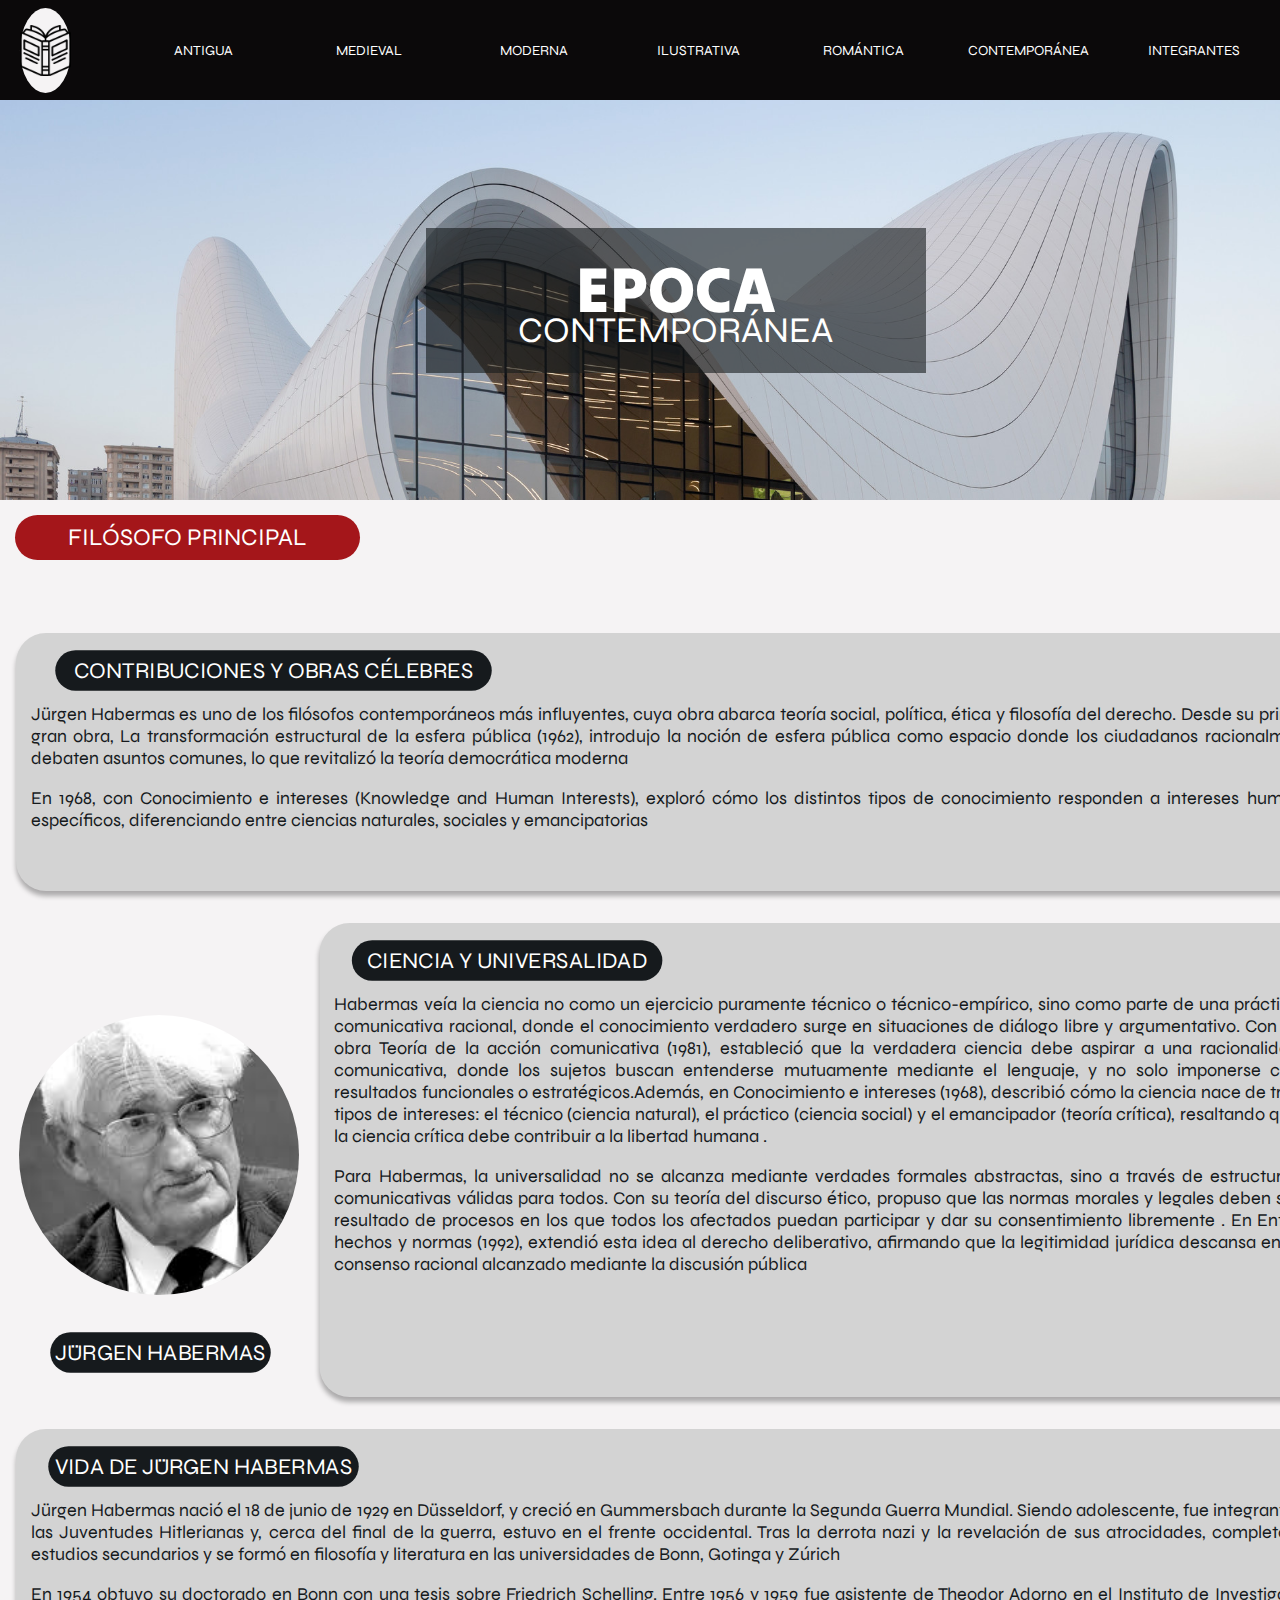
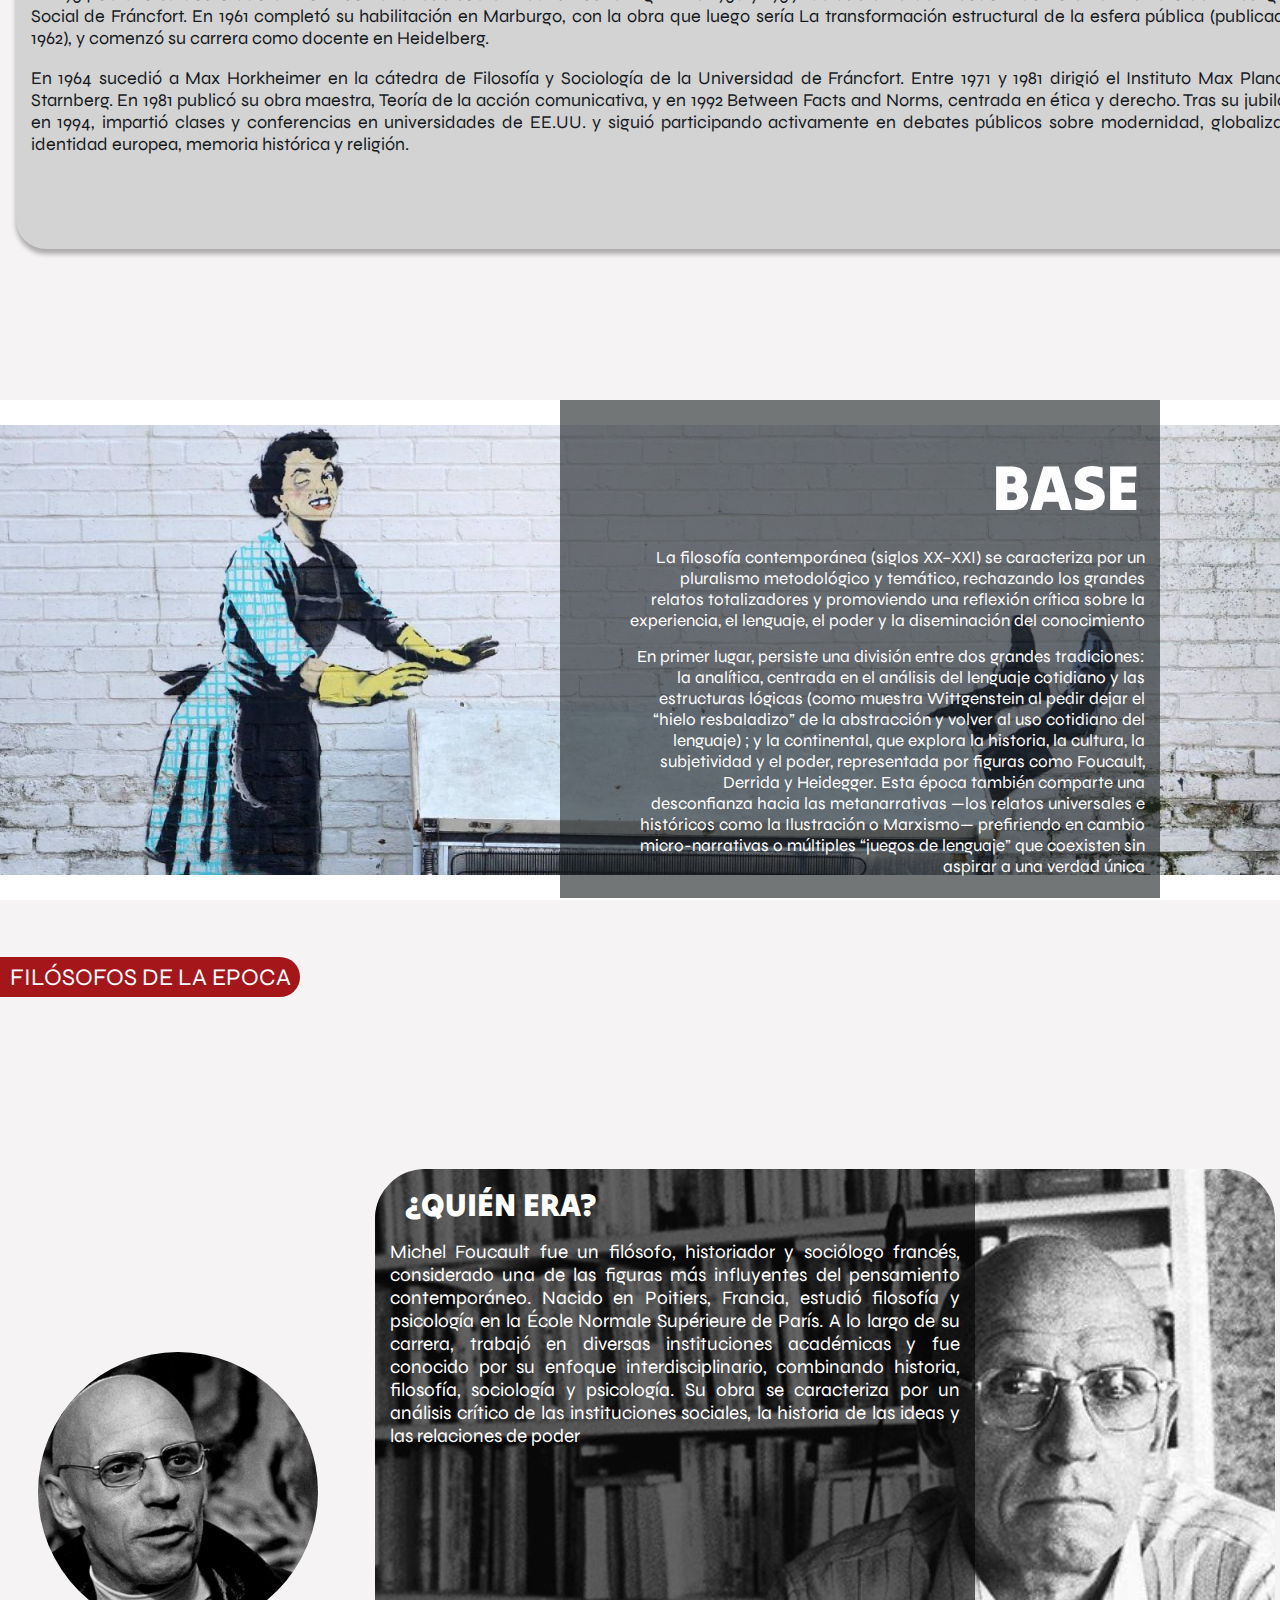
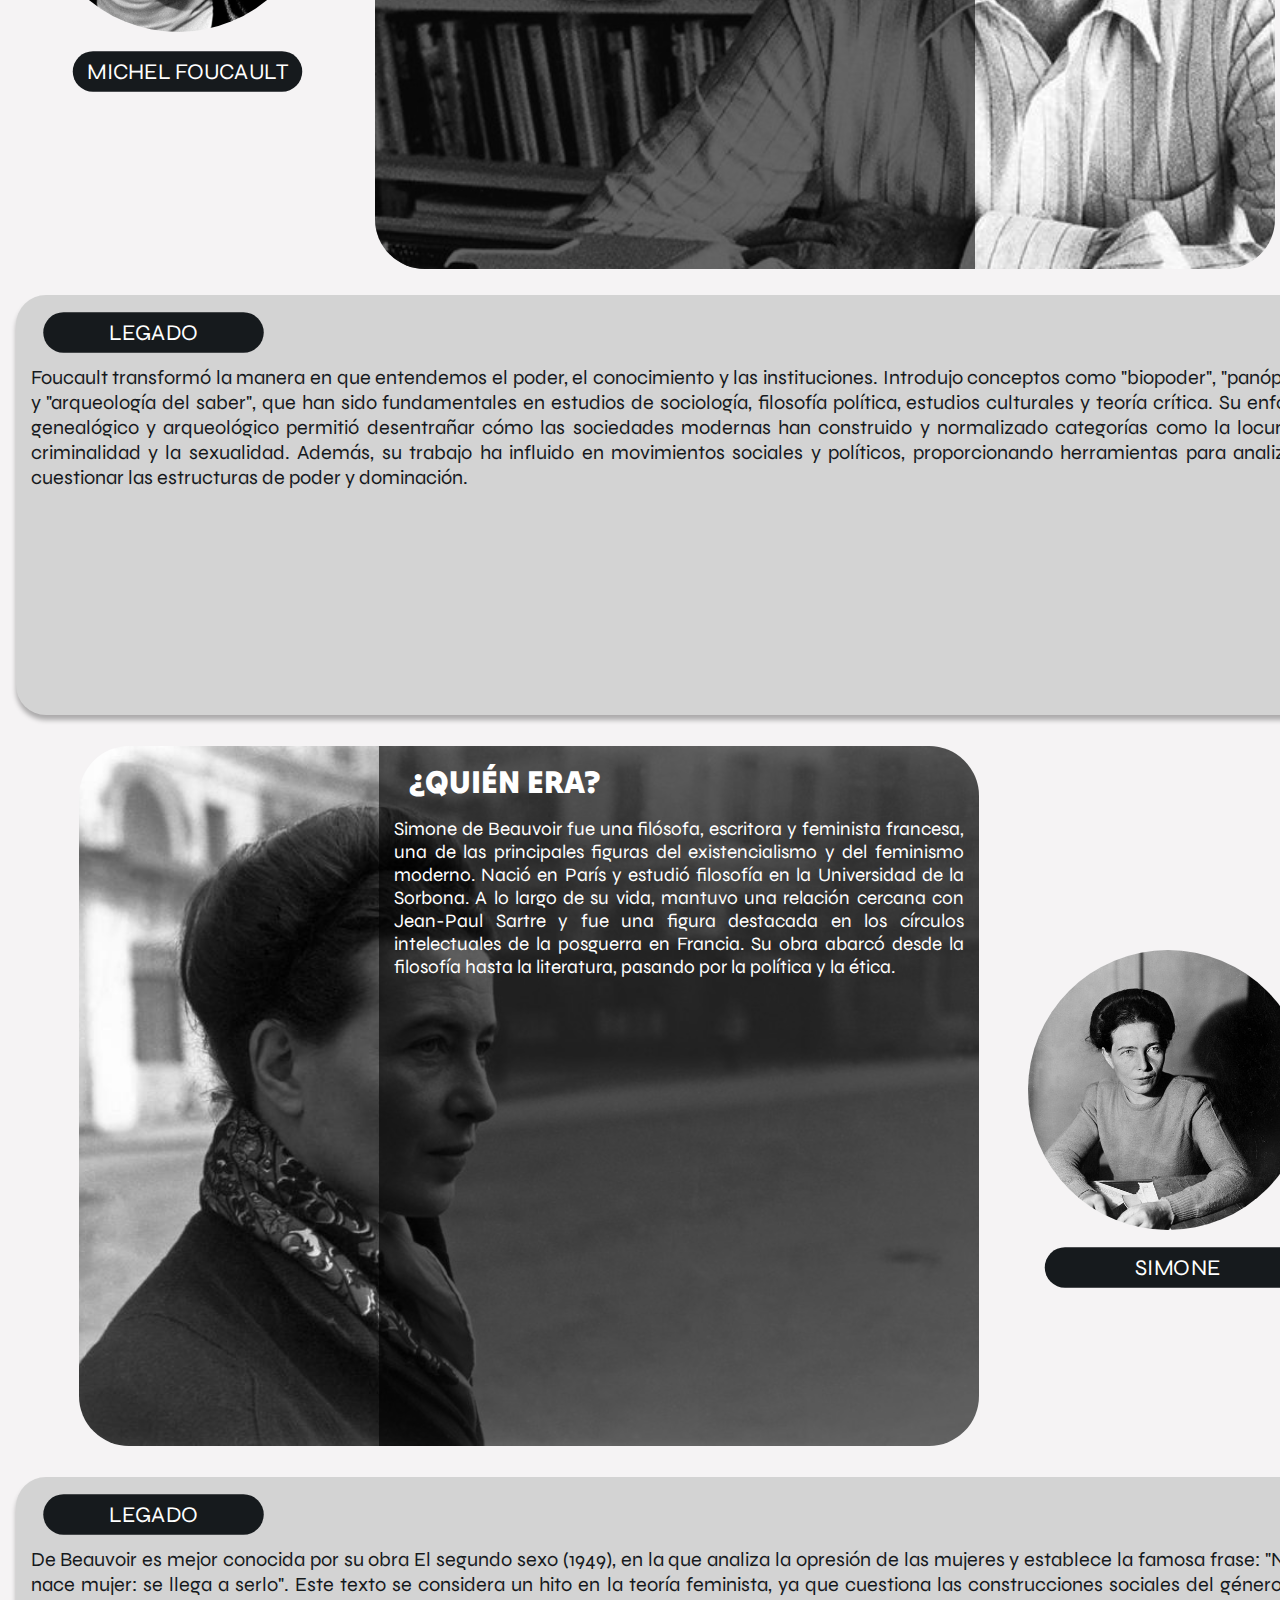
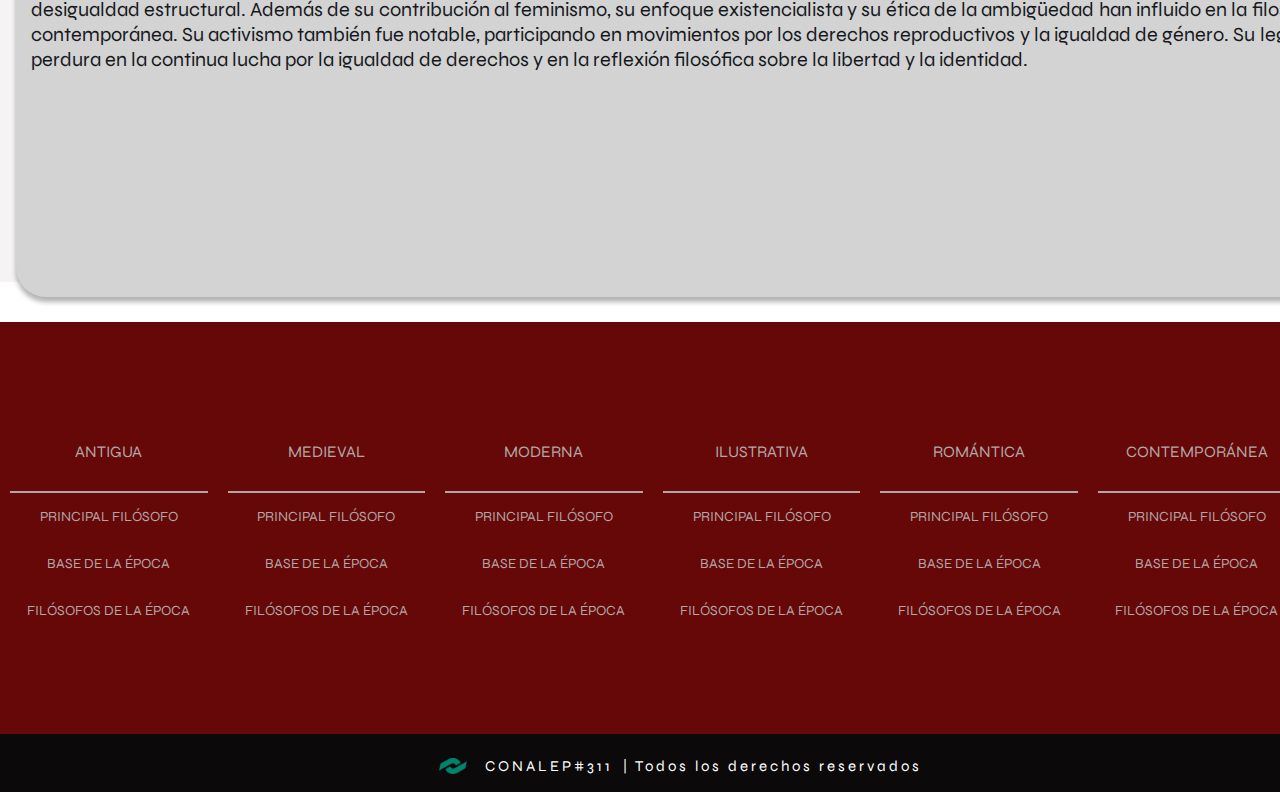
<file: html/indexCont.html>
<!DOCTYPE html>
<html lang="en">

<head>
    <meta charset="UTF-8">
    <meta name="viewport" content="width=device-width, initial-scale=1.0">
    <title>Filosofía Contemporánea</title>
    <link rel="stylesheet" href="../css/stylesglobal.css">
    <link rel="stylesheet" href="../css/stylesfilos.css">
    <link rel="icon" href="../fav/conalep1.png" type="image/png">
</head>

<body>
    <header class="main-header">
        <nav id="navbar">
            <a href="index.html" class="logo">
                <img src="/img/libro.png" alt="Logo">
            </a>
            <ul class="navbar">
                <li class="dropdown">
                    <a class="dropdown-toggle" href="indexAnt.html">ANTIGUA</a>
                    <ul class="dropdown-menu">
                        <li><a href="./indexAnt.html#TitleAnt1">FILÓSOFO PRINCIPAL</a></li>
                        <li><a href="./indexAnt.html#BaseAnt">BASE</a></li>
                        <li><a href="./indexAnt.html#FilosEpoc">FILÓSOFOS DE LA EPOCA</a></li>
                    </ul>
                </li>
                <li class="dropdown">
                    <a class="dropdown-toggle" href="indexMed.html">MEDIEVAL</a>
                    <ul class="dropdown-menu">
                        <li><a href="./indexMed.html#TitleAnt1">FILÓSOFO PRINCIPAL</a></li>
                        <li><a href="./indexMed.html#BaseAnt">BASE</a></li>
                        <li><a href="./indexMed.html#FilosEpoc">FILÓSOFOS DE LA EPOCA</a></li>
                    </ul>
                </li>
                <li class="dropdown">
                    <a class="dropdown-toggle" href="indexMod.html">MODERNA</a>
                    <ul class="dropdown-menu">
                        <li><a href="./indexMod.html#TitleAnt1">FILÓSOFO PRINCIPAL</a></li>
                        <li><a href="./indexMod.html#BaseAnt">BASE</a></li>
                        <li><a href="./indexMod.html#FilosEpoc">FILÓSOFOS DE LA EPOCA</a></li>
                    </ul>
                </li>
                <li class="dropdown">
                    <a class="dropdown-toggle" href="indexIlus.html">ILUSTRATIVA</a>
                    <ul class="dropdown-menu">
                        <li><a href="./indexIlus.html#TitleAnt1">FILÓSOFO PRINCIPAL</a></li>
                        <li><a href="./indexIlus.html#BaseAnt">BASE</a></li>
                        <li><a href="./indexIlus.html#FilosEpoc">FILÓSOFOS DE LA EPOCA</a></li>
                    </ul>
                </li>
                <li class="dropdown">
                    <a class="dropdown-toggle" href="indexRom.html">ROMÁNTICA</a>
                    <ul class="dropdown-menu">
                        <li><a href="./indexRom.html#TitleAnt1">FILÓSOFO PRINCIPAL</a></li>
                        <li><a href="./indexRom.html#BaseAnt">BASE</a></li>
                        <li><a href="./indexRom.html#FilosEpoc">FILÓSOFOS DE LA EPOCA</a></li>
                    </ul>
                </li>
                <li class="dropdown">
                    <a class="dropdown-toggle" href="indexCont.html">CONTEMPORÁNEA</a>
                    <ul class="dropdown-menu">
                        <li><a href="#TitleAnt1">FILÓSOFO PRINCIPAL</a></li>
                        <li><a href="#BaseAnt">BASE</a></li>
                        <li><a href="#FilosEpoc">FILÓSOFOS DE LA EPOCA</a></li>
                    </ul>
                </li>
                <li class="dropdown">
                    <a class="dropdown-toggle" href="indexInt.html">INTEGRANTES</a>
                </li> 
            </ul>
        </nav>
    </header>
    <section class="seccion-foto">
        <img src="../img/Contemp.jpg" alt="Foto de fondo">
        <div class="contenedor-inter">
            <div class="style-content"></div>
            <div class="text-content">
                <h1>EPOCA</h1>
                <p>CONTEMPORÁNEA</p>
            </div>
        </div>
    </section>
    <section class="seccion-fundador">
        <div class="titulo-seccion-fundador" id="TitleAnt1">
            <h1>FILÓSOFO PRINCIPAL</h1>
        </div>
        <div class="contenedor-seccfun-texto-uno">
            <a href="">
                CONTRIBUCIONES Y OBRAS CÉLEBRES 
            </a>
            <p>Jürgen Habermas es uno de los filósofos contemporáneos más influyentes, cuya obra abarca teoría social, política, ética y filosofía del derecho. Desde su primera gran obra, La transformación estructural de la esfera pública (1962), introdujo la noción de esfera pública como espacio donde los ciudadanos racionalmente debaten asuntos comunes, lo que revitalizó la teoría democrática moderna</p><br>
            <p>En 1968, con Conocimiento e intereses (Knowledge and Human Interests), exploró cómo los distintos tipos de conocimiento responden a intereses humanos específicos, diferenciando entre ciencias naturales, sociales y emancipatorias</p><br>
        </div>
        <div class="contenedor-seccfun-texto-dos">
            <a href="">
                CIENCIA Y UNIVERSALIDAD
            </a>
        <p>Habermas veía la ciencia no como un ejercicio puramente técnico o técnico-empírico, sino como parte de una práctica comunicativa racional, donde el conocimiento verdadero surge en situaciones de diálogo libre y argumentativo. Con su obra Teoría de la acción comunicativa (1981), estableció que la verdadera ciencia debe aspirar a una racionalidad comunicativa, donde los sujetos buscan entenderse mutuamente mediante el lenguaje, y no solo imponerse con resultados funcionales o estratégicos.Además, en Conocimiento e intereses (1968), describió cómo la ciencia nace de tres tipos de intereses: el técnico (ciencia natural), el práctico (ciencia social) y el emancipador (teoría crítica), resaltando que la ciencia crítica debe contribuir a la libertad humana .</p><br>
        <p>Para Habermas, la universalidad no se alcanza mediante verdades formales abstractas, sino a través de estructuras comunicativas válidas para todos. Con su teoría del discurso ético, propuso que las normas morales y legales deben ser resultado de procesos en los que todos los afectados puedan participar y dar su consentimiento libremente . En Entre hechos y normas (1992), extendió esta idea al derecho deliberativo, afirmando que la legitimidad jurídica descansa en el consenso racional alcanzado mediante la discusión pública</p>
        </div>
        <div class="contenedor-seccfun-texto-tres">
            <a href="">
                VIDA DE JÜRGEN HABERMAS
            </a>
            <p>Jürgen Habermas nació el 18 de junio de 1929 en Düsseldorf, y creció en Gummersbach durante la Segunda Guerra Mundial. Siendo adolescente, fue integrante de las Juventudes Hitlerianas y, cerca del final de la guerra, estuvo en el frente occidental. Tras la derrota nazi y la revelación de sus atrocidades, completó sus estudios secundarios y se formó en filosofía y literatura en las universidades de Bonn, Gotinga y Zúrich</p><br>
            <p>En 1954 obtuvo su doctorado en Bonn con una tesis sobre Friedrich Schelling. Entre 1956 y 1959 fue asistente de Theodor Adorno en el Instituto de Investigación Social de Fráncfort. En 1961 completó su habilitación en Marburgo, con la obra que luego sería La transformación estructural de la esfera pública (publicada en 1962), y comenzó su carrera como docente en Heidelberg.</p><br>
            <p>En 1964 sucedió a Max Horkheimer en la cátedra de Filosofía y Sociología de la Universidad de Fráncfort. Entre 1971 y 1981 dirigió el Instituto Max Planck en Starnberg. En 1981 publicó su obra maestra, Teoría de la acción comunicativa, y en 1992 Between Facts and Norms, centrada en ética y derecho. Tras su jubilación en 1994, impartió clases y conferencias en universidades de EE.UU. y siguió participando activamente en debates públicos sobre modernidad, globalización, identidad europea, memoria histórica y religión.</p>
        </div>
        <div class="contenedor_imagen_fundador">
            <a href="">
                JÜRGEN HABERMAS 
            </a>
            <img src="../img/Fil-Cont.jpg" alt="">
        </div>
    </section>
    <section class="seccion-base-epocantigua" id="Seccion-Base-Epoc6">
        <div class="contenedor-texto-base" id="BaseAnt">
            <div class="texto-base">
                <h1>BASE</h1>
                <p>La filosofía contemporánea (siglos XX–XXI) se caracteriza por un pluralismo metodológico y temático, rechazando los grandes relatos totalizadores y promoviendo una reflexión crítica sobre la experiencia, el lenguaje, el poder y la diseminación del conocimiento</p>
                <p>En primer lugar, persiste una división entre dos grandes tradiciones: la analítica, centrada en el análisis del lenguaje cotidiano y las estructuras lógicas (como muestra Wittgenstein al pedir dejar el “hielo resbaladizo” de la abstracción y volver al uso cotidiano del lenguaje) ; y la continental, que explora la historia, la cultura, la subjetividad y el poder, representada por figuras como Foucault, Derrida y Heidegger. Esta época también comparte una desconfianza hacia las metanarrativas —los relatos universales e históricos como la Ilustración o Marxismo— prefiriendo en cambio micro-narrativas o múltiples “juegos de lenguaje” que coexisten sin aspirar a una verdad única 
                </p>
            </div>
        </div>
    </section>
    <section class="seccion-filosofos-antigua">
        <div class="titulo-seccion-filosofos-antigua" id="FilosEpoc">
            <h1>FILÓSOFOS DE LA EPOCA</h1>
        </div>
        <div class="contenedor_filoantiguo_uno" id="ContFil1">
            <img src="../img/Focual.webp" alt="Filósofo antiguo">
        </div>
        <a class="nombre-filosantiguo-uno" id="NameFilos1">MICHEL FOUCAULT</a>
        <div class="contenedor-info-filosantiguo-uno" id="contunoinfofilouno">
            <img src="../img/Foculr.jpg" alt="Foto de fondo">
            <div class="tarjeta-filosofo-black" id="FilosBlack1">
                <h1>¿QUIÉN ERA?</h1>
                <p>Michel Foucault fue un filósofo, historiador y sociólogo francés, considerado una de las figuras más influyentes del pensamiento contemporáneo. Nacido en Poitiers, Francia, estudió filosofía y psicología en la École Normale Supérieure de París. A lo largo de su carrera, trabajó en diversas instituciones académicas y fue conocido por su enfoque interdisciplinario, combinando historia, filosofía, sociología y psicología. Su obra se caracteriza por un análisis crítico de las instituciones sociales, la historia de las ideas y las relaciones de poder</p>
            </div>
        </div>
        <div class="contenedor-info-filosantiguo-dos" id="contdosinfofilodos">
            <a>LEGADO</a>
            <p>Foucault transformó la manera en que entendemos el poder, el conocimiento y las instituciones. Introdujo conceptos como "biopoder", "panóptico" y "arqueología del saber", que han sido fundamentales en estudios de sociología, filosofía política, estudios culturales y teoría crítica. Su enfoque genealógico y arqueológico permitió desentrañar cómo las sociedades modernas han construido y normalizado categorías como la locura, la criminalidad y la sexualidad. Además, su trabajo ha influido en movimientos sociales y políticos, proporcionando herramientas para analizar y cuestionar las estructuras de poder y dominación.</p>
        </div>
        <div class="contenedor_filoantiguo_uno" id="ContFil2">
            <img src="../img/Simone.jpg" alt="Filósofo antiguo">
        </div>
        <a class="nombre-filosantiguo-uno" id="NameFilos2">SIMONE</a>
        <div class="contenedor-info-filosantiguo-uno" id="conttresinfofilouno">
            <img src="../img/SImones.jpg" alt="Foto de fondo">
            <div class="tarjeta-filosofo-black" id="FilosBlack2">
                <h1>¿QUIÉN ERA?</h1>
                <p>Simone de Beauvoir fue una filósofa, escritora y feminista francesa, una de las principales figuras del existencialismo y del feminismo moderno. Nació en París y estudió filosofía en la Universidad de la Sorbona. A lo largo de su vida, mantuvo una relación cercana con Jean-Paul Sartre y fue una figura destacada en los círculos intelectuales de la posguerra en Francia. Su obra abarcó desde la filosofía hasta la literatura, pasando por la política y la ética.</p>
            </div>
        </div>
        <div class="contenedor-info-filosantiguo-dos" id="contcuatroinfofilodos">
            <a>LEGADO</a>
            <p>De Beauvoir es mejor conocida por su obra El segundo sexo (1949), en la que analiza la opresión de las mujeres y establece la famosa frase: "No se nace mujer: se llega a serlo". Este texto se considera un hito en la teoría feminista, ya que cuestiona las construcciones sociales del género y la desigualdad estructural. Además de su contribución al feminismo, su enfoque existencialista y su ética de la ambigüedad han influido en la filosofía contemporánea. Su activismo también fue notable, participando en movimientos por los derechos reproductivos y la igualdad de género. Su legado perdura en la continua lucha por la igualdad de derechos y en la reflexión filosófica sobre la libertad y la identidad.</p>
        </div>
    </section>
    <footer class="main-footer">
        <div class="container">
            <div class="footer-row">
                <div class="footer-links">
                    <h4><a href="./indexAnt.html">ANTIGUA</a></h4>
                    <ul>
                        <li><a href="./indexAnt.html#TitleAnt1">Principal Filósofo</a></li>
                        <li><a href="./indexAnt.html#BaseAnt">Base de la Época</a></li>
                        <li><a href="./indexAnt.html#FilosEpoc">Filósofos de la Época</a></li>
                    </ul>
                </div>
                <div class="footer-links">
                    <h4><a href="">MEDIEVAL</a></h4>
                    <ul>
                        <li><a href="./indexMed.html#TitleAnt1">Principal Filósofo</a></li>
                        <li><a href="./indexMed.html#BaseAnt">Base de la Época</a></li>
                        <li><a href="./indexMed.html#FilosEpoc">Filósofos de la Época</a></li>
                    </ul>
                </div>
                <div class="footer-links">
                    <h4><a href="">MODERNA</a></h4>
                    <ul>
                        <li><a href="./indexMod.html#TitleAnt1">Principal Filósofo</a></li>
                        <li><a href="./indexMod.html#BaseAnt">Base de la Época</a></li>
                        <li><a href="./indexMod.html#FilosEpoc">Filósofos de la Época</a></li>
                    </ul>
                </div>
                <div class="footer-links">
                    <h4><a href="">ILUSTRATIVA</a></h4>
                    <ul>
                        <li><a href="./indexIlus.html#TitleAnt1">Principal Filósofo</a></li>
                        <li><a href="./indexIlus.html#BaseAnt">Base de la Época</a></li>
                        <li><a href="./indexIlus.html#FilosEpoc">Filósofos de la Época</a></li>
                    </ul>
                </div>
                <div class="footer-links">
                    <h4><a href="">ROMÁNTICA</a></h4>
                    <ul>
                        <li><a href="./indexRom.html#TitleAnt1">Principal Filósofo</a></li>
                        <li><a href="./indexRom.html#BaseAnt">Base de la Época</a></li>
                        <li><a href="./indexRom.html#FilosEpoc">Filósofos de la Época</a></li>
                    </ul>
                </div>
                <div class="footer-links">
                    <h4><a href="">CONTEMPORÁNEA</a></h4>
                    <ul>
                        <li><a href="./indexCont.html#TitleAnt1">Principal Filósofo</a></li>
                        <li><a href="./indexCont.html#BaseAnt">Base de la Época</a></li>
                        <li><a href="./indexCont.html#FilosEpoc">Filósofos de la Época</a></li>
                    </ul>
                </div>
            </div>
        </div>
    </footer>
    <div class="footer-derechos">
        <img src="../fav/cona.png" alt="Logo CONALEP" class="footer-logo">
        <a href="http://www.conalepnayarit.gob.mx/contenido.php?option=xxxxxx_inicio" target="_blank"
            rel="noopener noreferrer" class="link-conalep">CONALEP#311</a> | Todos los derechos reservados
    </div>
</body>

</html>
</file>
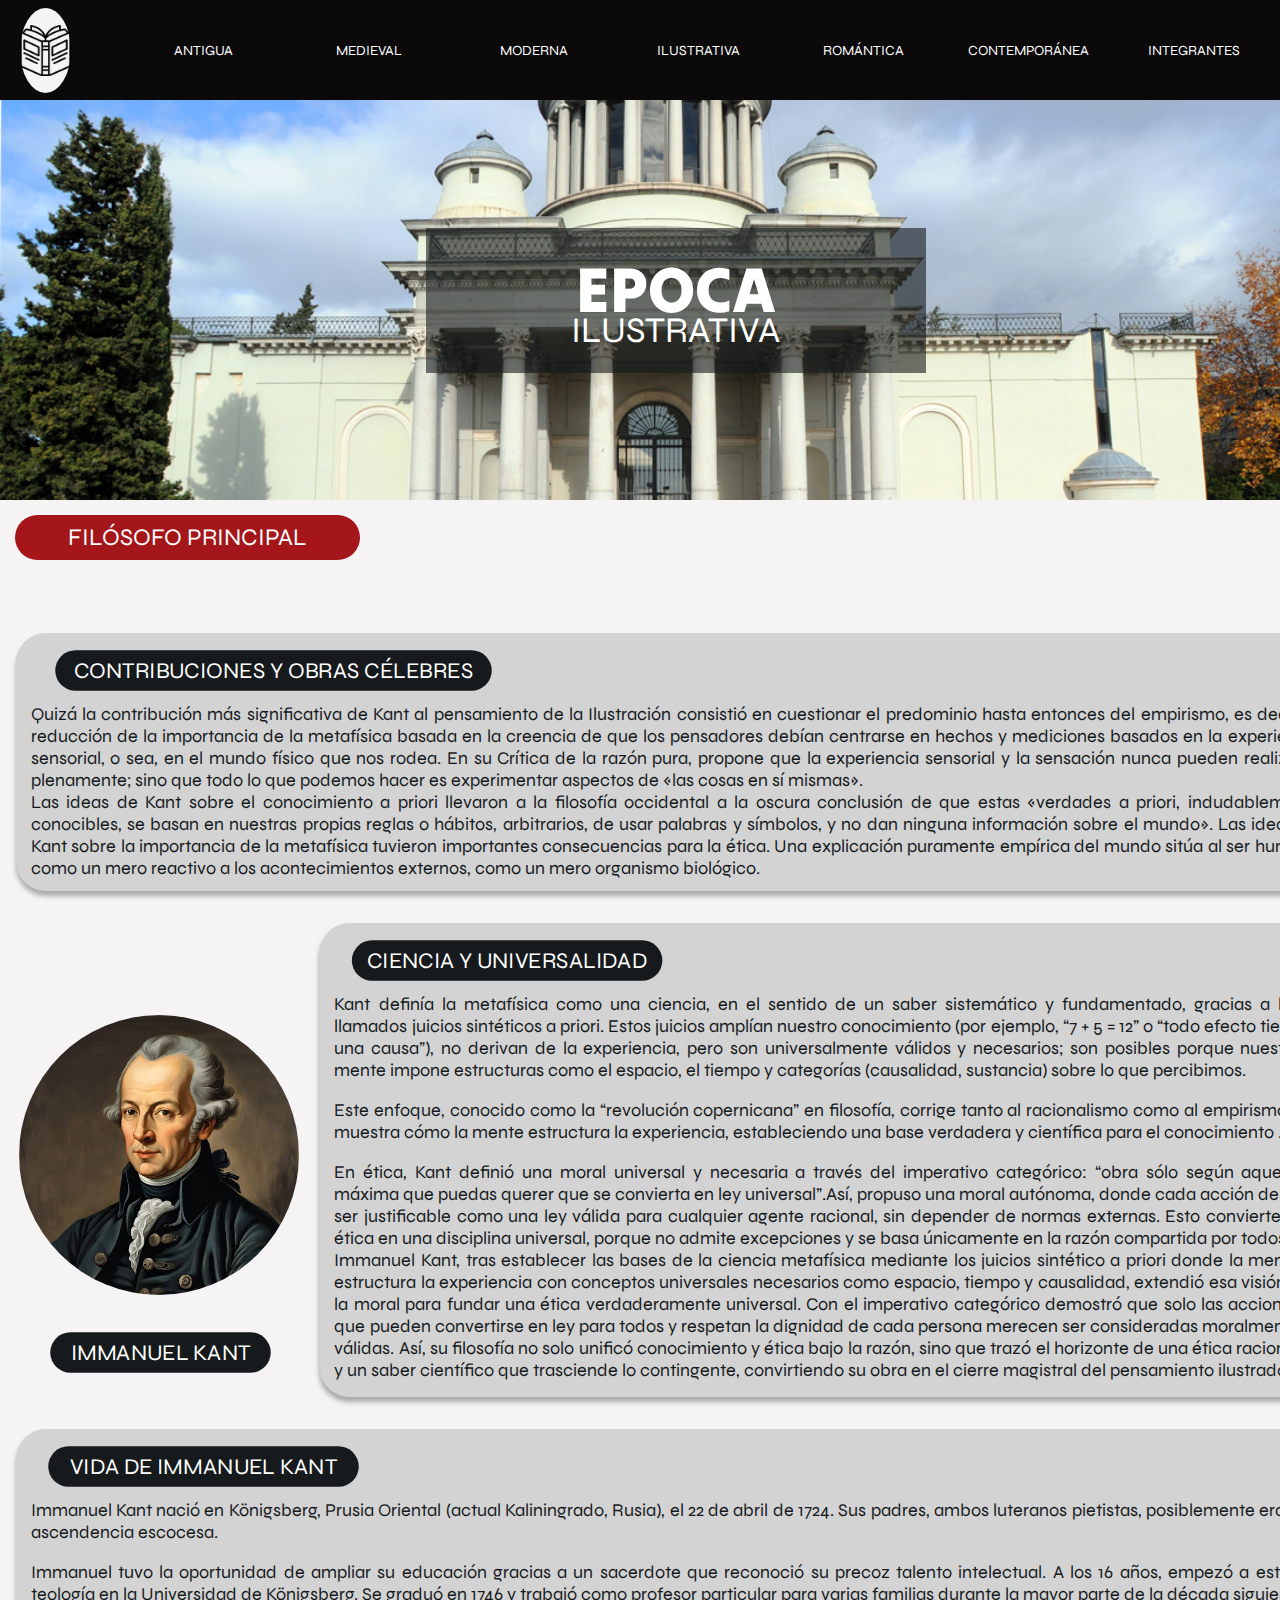
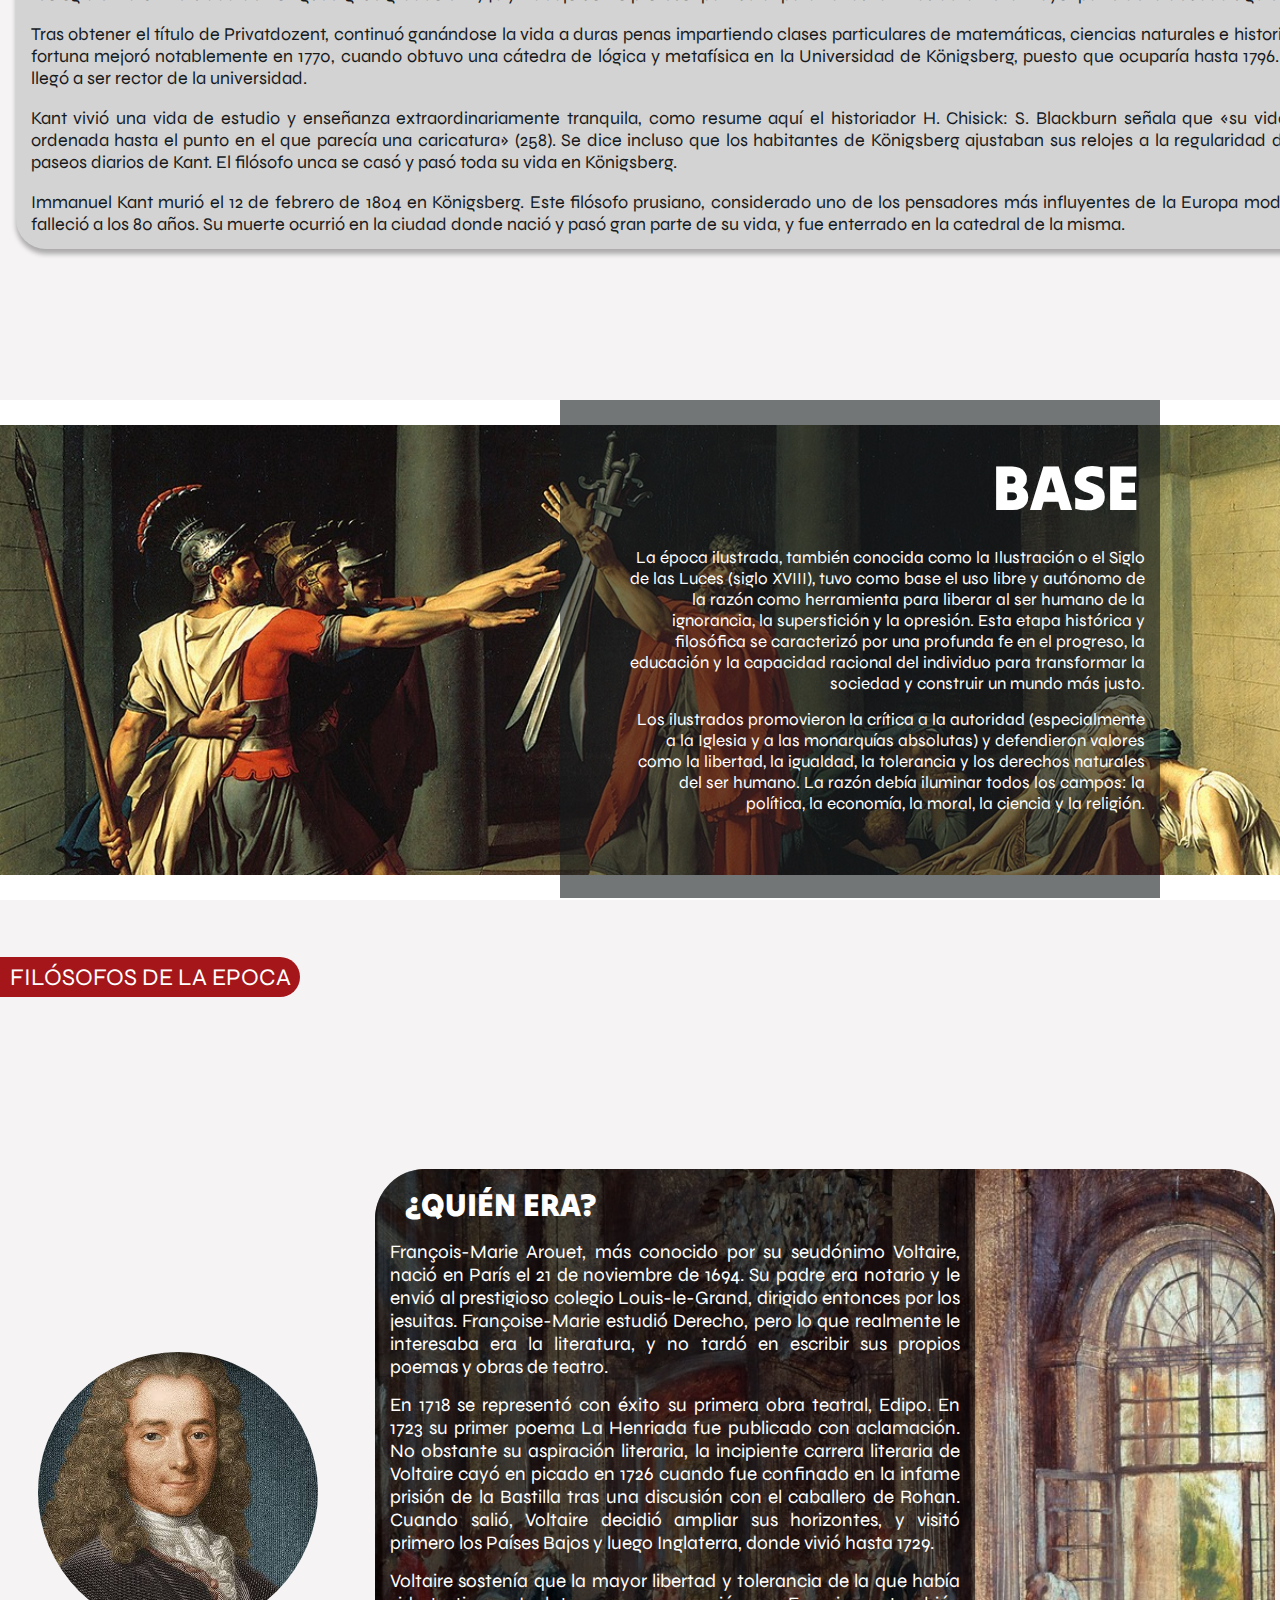
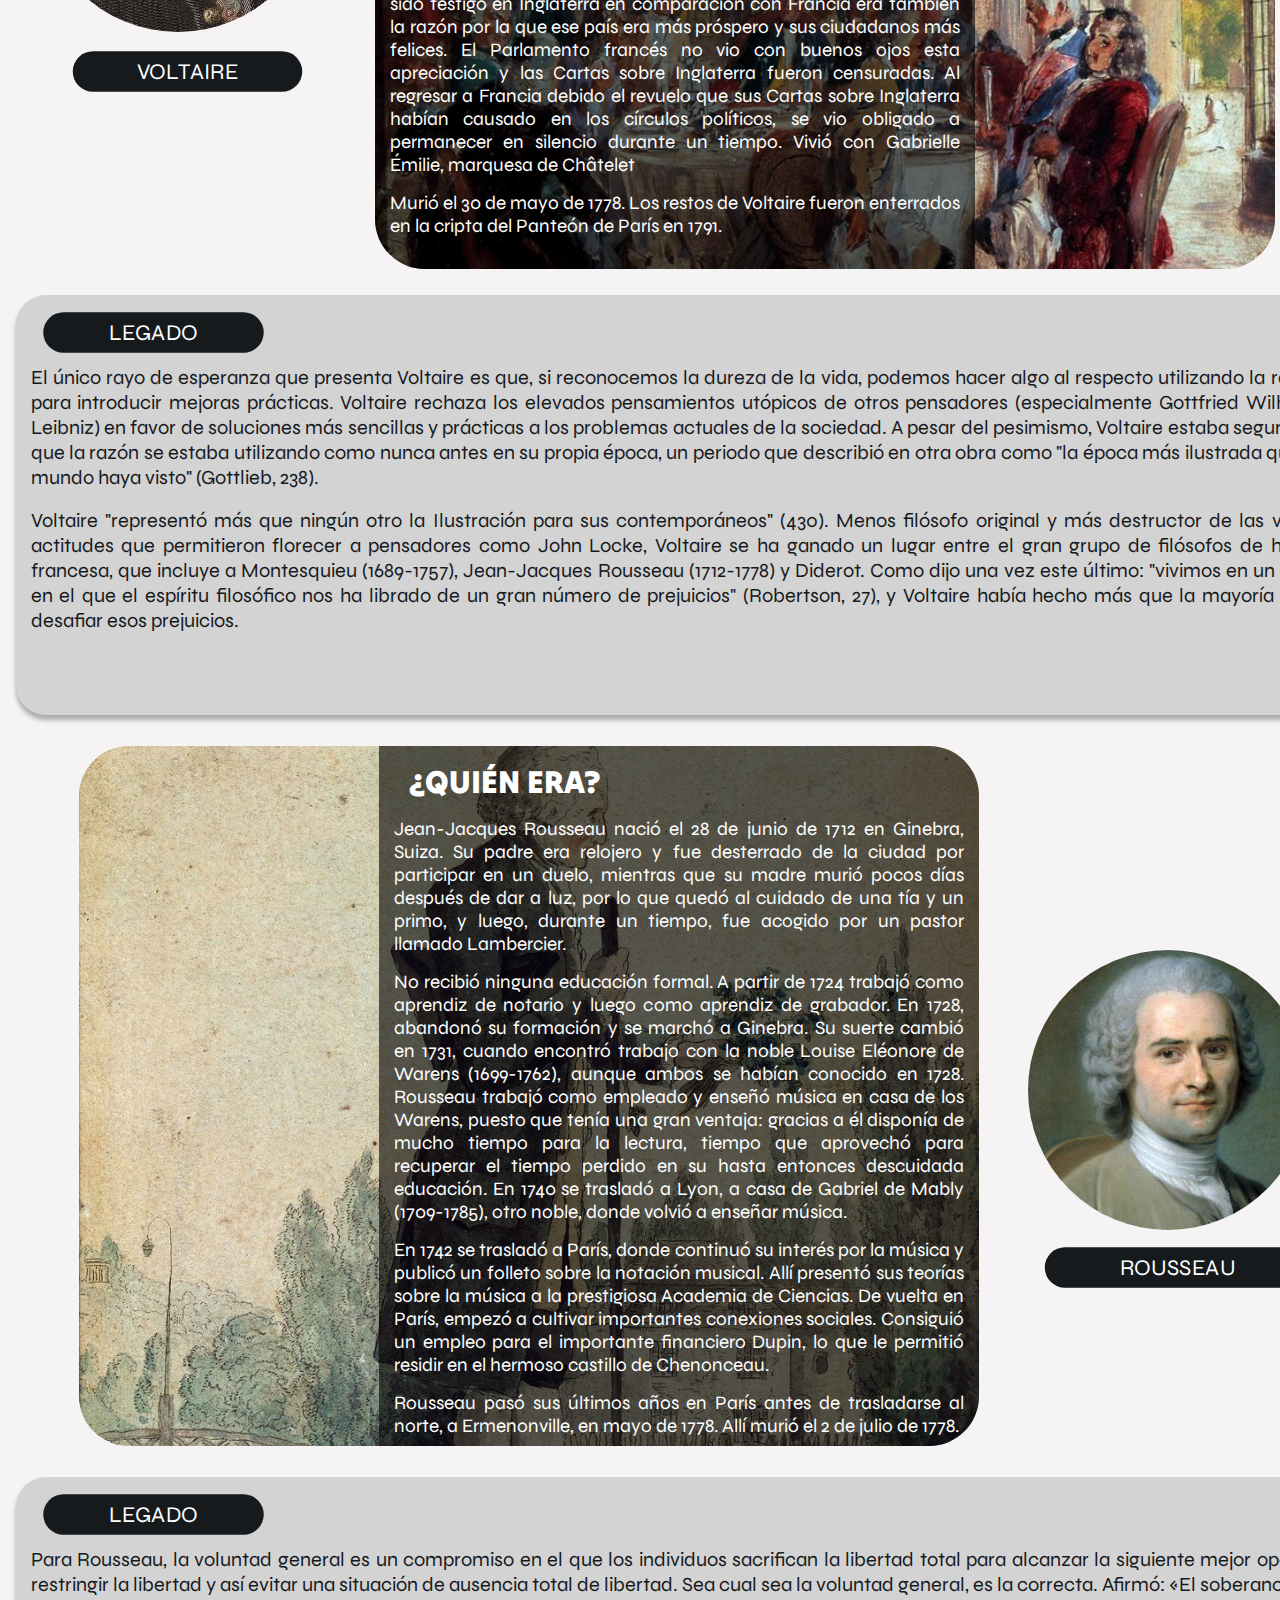
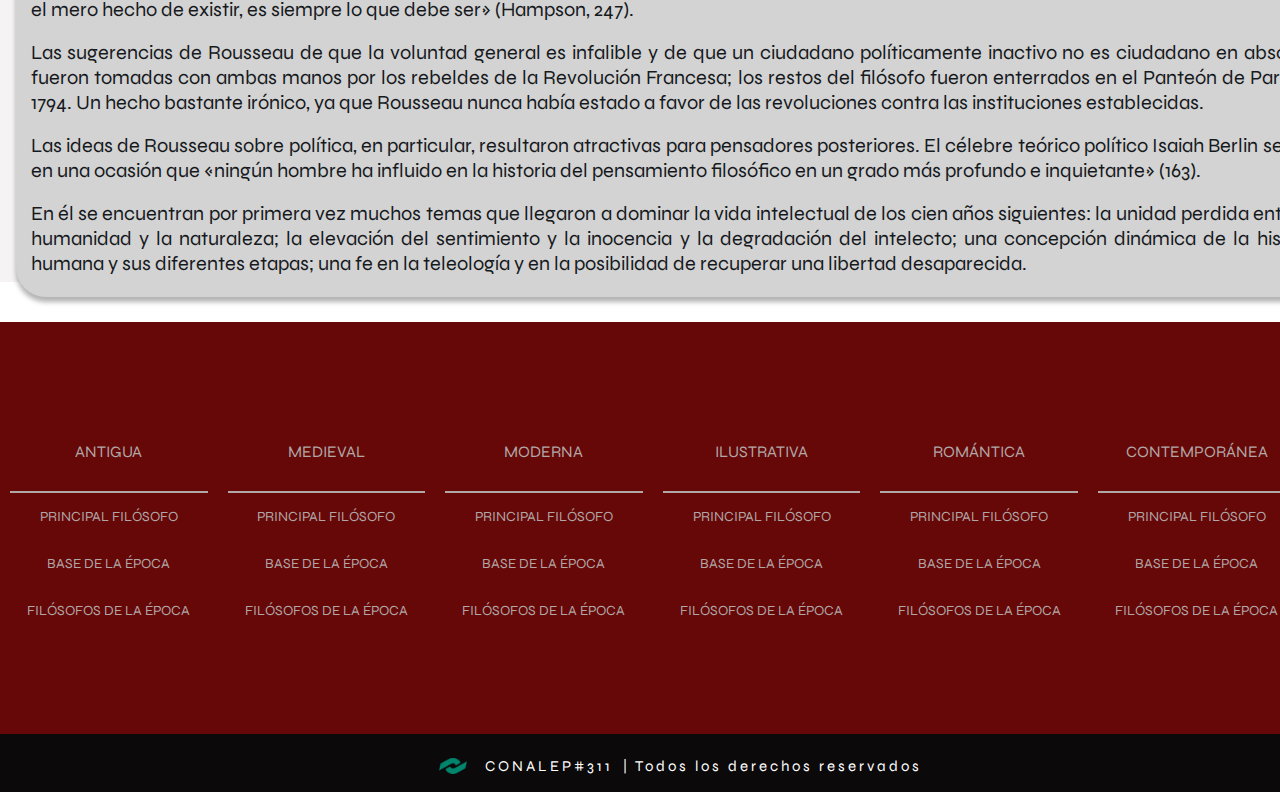
<file: html/indexIlus.html>
<!DOCTYPE html>
<html lang="en">

<head>
    <meta charset="UTF-8">
    <meta name="viewport" content="width=device-width, initial-scale=1.0">
    <title>Filosofía Ilustrativa</title>
    <link rel="stylesheet" href="../css/stylesglobal.css">
    <link rel="stylesheet" href="../css/stylesfilos.css">
    <link rel="icon" href="../fav/conalep1.png" type="image/png">
</head>

<body>
    <header class="main-header">
        <nav id="navbar">
            <a href="index.html" class="logo">
                <img src="/img/libro.png" alt="Logo">
            </a>
            <ul class="navbar">
                <li class="dropdown">
                    <a class="dropdown-toggle" href="indexAnt.html">ANTIGUA</a>
                    <ul class="dropdown-menu">
                        <li><a href="./indexAnt.html#TitleAnt1">FILÓSOFO PRINCIPAL</a></li>
                        <li><a href="./indexAnt.html#BaseAnt">BASE</a></li>
                        <li><a href="./indexAnt.html#FilosEpoc ">FILÓSOFOS DE LA EPOCA</a></li>
                    </ul>
                </li>
                <li class="dropdown">
                    <a class="dropdown-toggle" href="indexMed.html">MEDIEVAL</a>
                    <ul class="dropdown-menu">
                        <li><a href="./indexMed.html#TitleAnt1">FILÓSOFO PRINCIPAL</a></li>
                        <li><a href="./indexMed.html#BaseAnt">BASE</a></li>
                        <li><a href="./indexMed.html#FilosEpoc ">FILÓSOFOS DE LA EPOCA</a></li>
                    </ul>
                </li>
                <li class="dropdown">
                    <a class="dropdown-toggle" href="indexMod.html">MODERNA</a>
                    <ul class="dropdown-menu">
                        <li><a href="./indexMod.html#TitleAnt1">FILÓSOFO PRINCIPAL</a></li>
                        <li><a href="./indexMod.html#BaseAnt">BASE</a></li>
                        <li><a href="./indexMod.html#FilosEpoc ">FILÓSOFOS DE LA EPOCA</a></li>
                    </ul>
                </li>
                <li class="dropdown">
                    <a class="dropdown-toggle" href="indexIlus.html">ILUSTRATIVA</a>
                    <ul class="dropdown-menu">
                        <li><a href="#TitleAnt1">FILÓSOFO PRINCIPAL</a></li>
                        <li><a href="#BaseAnt">BASE</a></li>
                        <li><a href="#FilosEpoc">FILÓSOFOS DE LA EPOCA</a></li>
                    </ul>
                </li>
                <li class="dropdown">
                    <a class="dropdown-toggle" href="indexRom.html">ROMÁNTICA</a>
                    <ul class="dropdown-menu">
                        <li><a href="./indexRom.html#TitleAnt1">FILÓSOFO PRINCIPAL</a></li>
                        <li><a href="./indexRom.html#BaseAnt">BASE</a></li>
                        <li><a href="./indexRom.html#FilosEpoc ">FILÓSOFOS DE LA EPOCA</a></li>
                    </ul>
                </li>
                <li class="dropdown">
                    <a class="dropdown-toggle" href="indexCont.html">CONTEMPORÁNEA</a>
                    <ul class="dropdown-menu">
                        <li><a href="./indexCont.html#TitleAnt1">FILÓSOFO PRINCIPAL</a></li>
                        <li><a href="./indexCont.html#BaseAnt">BASE</a></li>
                        <li><a href="./indexCont.html#FilosEpoc ">FILÓSOFOS DE LA EPOCA</a></li>
                    </ul>
                </li>
                <li class="dropdown">
                    <a class="dropdown-toggle" href="indexInt.html">INTEGRANTES</a>
                </li> 
            </ul>
        </nav>
    </header>
    <section class="seccion-foto">
        <img src="../img/Ilustrativ2.jpg" alt="Foto de fondo">
        <div class="contenedor-inter">
            <div class="style-content"></div>
            <div class="text-content">
                <h1>EPOCA</h1>
                <p>ILUSTRATIVA</p>
            </div>
        </div>
    </section>
    <section class="seccion-fundador">
        <div class="titulo-seccion-fundador" id="TitleAnt1">
            <h1>FILÓSOFO PRINCIPAL</h1>
        </div>
        <div class="contenedor-hover">
            <div class="filos-disparador">🛈</div>
            <div class="filos-principal-oculto">
                <p>Immanuel Kant fue un filósofo fundamental por su innovadora reflexión sobre los límites y posibilidades de la razón humana. En su Crítica de la razón pura mostró que el conocimiento surge de la experiencia y la razón. Además, sus ideas sobre autonomía moral y libertad sentaron las bases éticas y políticas del pensamiento moderno.</p>
            </div>
        </div>
        <div class="contenedor-seccfun-texto-uno">
            <a rel="noopener noreferrer" target="_blank" href="https://www.worldhistory.org/trans/es/1-19704/immanuel-kant/#:~:text=PUBLICIDAD-,Kant%20y%20la%20%C3%A9tica,-Las%20ideas%20de">
                CONTRIBUCIONES Y OBRAS CÉLEBRES
            </a>
            <p>Quizá la contribución más significativa de Kant al pensamiento de la Ilustración consistió en cuestionar el predominio hasta entonces del empirismo, es decir, la reducción de la importancia de la metafísica basada en la creencia de que los pensadores debían centrarse en hechos y mediciones basados en la experiencia sensorial, o sea, en el mundo físico que nos rodea. En su Crítica de la razón pura, propone que la experiencia sensorial y la sensación nunca pueden realizarse plenamente; sino que todo lo que podemos hacer es experimentar aspectos de «las cosas en sí mismas».</p>
            <p>Las ideas de Kant sobre el conocimiento a priori llevaron a la filosofía occidental a la oscura conclusión de que estas «verdades a priori, indudablemente conocibles, se basan en nuestras propias reglas o hábitos, arbitrarios, de usar palabras y símbolos, y no dan ninguna información sobre el mundo». Las ideas de Kant sobre la importancia de la metafísica tuvieron importantes consecuencias para la ética. Una explicación puramente empírica del mundo sitúa al ser humano como un mero reactivo a los acontecimientos externos, como un mero organismo biológico.</p>
        </div>
        <div class="contenedor-seccfun-texto-dos">
            <a rel="noopener noreferrer" target="_blank" href="https://www.numberanalytics.com/blog/kant-necessity-universality-critique-pure-reason#:~:text=Panorama%20general%20de%20la%20necesidad%20y%20la%20universalidad">
                CIENCIA Y UNIVERSALIDAD
            </a>
            <p>Kant definía la metafísica como una ciencia, en el sentido de un saber sistemático y fundamentado, gracias a los llamados juicios sintéticos a priori. Estos juicios amplían nuestro conocimiento (por ejemplo, “7 + 5 = 12” o “todo efecto tiene una causa”), no derivan de la experiencia, pero son universalmente válidos y necesarios; son posibles porque nuestra mente impone estructuras como el espacio, el tiempo y categorías (causalidad, sustancia) sobre lo que percibimos.</p><br>
            <p>Este enfoque, conocido como la “revolución copernicana” en filosofía, corrige tanto al racionalismo como al empirismo y muestra cómo la mente estructura la experiencia, estableciendo una base verdadera y científica para el conocimiento .</p><br>
            <p>En ética, Kant definió una moral universal y necesaria a través del imperativo categórico: “obra sólo según aquella máxima que puedas querer que se convierta en ley universal”.Así, propuso una moral autónoma, donde cada acción debe ser justificable como una ley válida para cualquier agente racional, sin depender de normas externas. Esto convierte la ética en una disciplina universal, porque no admite excepciones y se basa únicamente en la razón compartida por todos.</p>
            <p>Immanuel Kant, tras establecer las bases de la ciencia metafísica mediante los juicios sintético a priori donde la mente estructura la experiencia con conceptos universales necesarios como espacio, tiempo y causalidad, extendió esa visión a la moral para fundar una ética verdaderamente universal. Con el imperativo categórico demostró que solo las acciones que pueden convertirse en ley para todos y respetan la dignidad de cada persona merecen ser consideradas moralmente válidas. Así, su filosofía no solo unificó conocimiento y ética bajo la razón, sino que trazó el horizonte de una ética racional y un saber científico que trasciende lo contingente, convirtiendo su obra en el cierre magistral del pensamiento ilustrado.</p>
        </div>
        <div class="contenedor-seccfun-texto-tres">
            <a rel="noopener noreferrer" target="_blank" href="https://www.worldhistory.org/trans/es/1-19704/immanuel-kant/#:~:text=y%20categor%C3%ADas%20generales.-,Primeros%20a%C3%B1os,-Immanuel%20Kant%20naci%C3%B3">
                VIDA DE IMMANUEL KANT
            </a>
            <p>Immanuel Kant nació en Königsberg, Prusia Oriental (actual Kaliningrado, Rusia), el 22 de abril de 1724. Sus padres, ambos luteranos pietistas, posiblemente eran de ascendencia escocesa.</p><br>
            <p> Immanuel tuvo la oportunidad de ampliar su educación gracias a un sacerdote que reconoció su precoz talento intelectual. A los 16 años, empezó a estudiar teología en la Universidad de Königsberg. Se graduó en 1746 y trabajó como profesor particular para varias familias durante la mayor parte de la década siguiente.</p><br>
            <p>Tras obtener el título de Privatdozent, continuó ganándose la vida a duras penas impartiendo clases particulares de matemáticas, ciencias naturales e historia. Su fortuna mejoró notablemente en 1770, cuando obtuvo una cátedra de lógica y metafísica en la Universidad de Königsberg, puesto que ocuparía hasta 1796. Kant llegó a ser rector de la universidad.</p><br>
            <p>Kant vivió una vida de estudio y enseñanza extraordinariamente tranquila, como resume aquí el historiador H. Chisick: S. Blackburn señala que «su vida era ordenada hasta el punto en el que parecía una caricatura» (258). Se dice incluso que los habitantes de Königsberg ajustaban sus relojes a la regularidad de los paseos diarios de Kant. El filósofo unca se casó y pasó toda su vida en Königsberg.</p><br>
            <p>Immanuel Kant murió el 12 de febrero de 1804 en Königsberg. Este filósofo prusiano, considerado uno de los pensadores más influyentes de la Europa moderna, falleció a los 80 años. Su muerte ocurrió en la ciudad donde nació y pasó gran parte de su vida, y fue enterrado en la catedral de la misma.</p>
        </div>
        <div class="contenedor_imagen_fundador">
            <a href="">
                IMMANUEL KANT
            </a>
            <img src="../img/Ilust-Fil-1.jpeg" alt="">
        </div>
    </section>
    <section class="seccion-base-epocantigua" id="Seccion-Base-Epoc4">
        <div class="contenedor-texto-base" id="BaseAnt">
            <div class="texto-base">
                <h1>BASE</h1>
                <p>La época ilustrada, también conocida como la Ilustración o el Siglo de las Luces (siglo XVIII), tuvo como base el uso libre y autónomo de la razón como herramienta para liberar al ser humano de la ignorancia, la superstición y la opresión. Esta etapa histórica y filosófica se caracterizó por una profunda fe en el progreso, la educación y la capacidad racional del individuo para transformar la sociedad y construir un mundo más justo.</p>
                <p>Los ilustrados promovieron la crítica a la autoridad (especialmente a la Iglesia y a las monarquías absolutas) y defendieron valores como la libertad, la igualdad, la tolerancia y los derechos naturales del ser humano. La razón debía iluminar todos los campos: la política, la economía, la moral, la ciencia y la religión.</p>
            </div>
        </div>
    </section>
    <section class="seccion-filosofos-antigua">
        <div class="titulo-seccion-filosofos-antigua" id="FilosEpoc">
            <h1>FILÓSOFOS DE LA EPOCA</h1>
        </div>
        <div class="contenedor_filoantiguo_uno" id="ContFil1">
            <img src="../img/Ilust-Fil-2.jpeg" alt="Filósofo antiguo">
        </div>
        <a class="nombre-filosantiguo-uno" id="NameFilos1" rel="noopener noreferrer" target="_blank" href="https://www.worldhistory.org/trans/es/1-19705/voltaire/#:~:text=INICIO%20DE%20SESI%C3%93N-,Voltaire,-Definici%C3%B3n">VOLTAIRE</a>
        <div class="contenedor-info-filosantiguo-uno" id="contunoinfofilouno">
            <img src="../img/Ilust-Fil-5.jpg" alt="Foto de fondo">
            <div class="tarjeta-filosofo-black" id="FilosBlack1">
                <h1>¿QUIÉN ERA?</h1>
                <p>François-Marie Arouet, más conocido por su seudónimo Voltaire, nació en París el 21 de noviembre de 1694. Su padre era notario y le envió al prestigioso colegio Louis-le-Grand, dirigido entonces por los jesuitas. Françoise-Marie estudió Derecho, pero lo que realmente le interesaba era la literatura, y no tardó en escribir sus propios poemas y obras de teatro.</p>
                <p>En 1718 se representó con éxito su primera obra teatral, Edipo. En 1723 su primer poema La Henriada fue publicado con aclamación. No obstante su aspiración literaria, la incipiente carrera literaria de Voltaire cayó en picado en 1726 cuando fue confinado en la infame prisión de la Bastilla tras una discusión con el caballero de Rohan. Cuando salió, Voltaire decidió ampliar sus horizontes, y visitó primero los Países Bajos y luego Inglaterra, donde vivió hasta 1729.</p>
                <p>Voltaire sostenía que la mayor libertad y tolerancia de la que había sido testigo en Inglaterra en comparación con Francia era también la razón por la que ese país era más próspero y sus ciudadanos más felices. El Parlamento francés no vio con buenos ojos esta apreciación y las Cartas sobre Inglaterra fueron censuradas. Al regresar a Francia debido el revuelo que sus Cartas sobre Inglaterra habían causado en los círculos políticos, se vio obligado a permanecer en silencio durante un tiempo. Vivió con Gabrielle Émilie, marquesa de Châtelet</p>
                <p>Murió el 30 de mayo de 1778. Los restos de Voltaire fueron enterrados en la cripta del Panteón de París en 1791.</p>
            </div>
        </div>
        <div class="contenedor-info-filosantiguo-dos" id="contdosinfofilodos">
            <a rel="noopener noreferrer" target="_blank" href="https://www.worldhistory.org/trans/es/1-19705/voltaire/#:~:text=Fil%C3%B3sofo%20ignorante%20(1766)-,Muerte%20y%20legado,-Voltaire%20pas%C3%B3%20su">LEGADO</a>
            <p>El único rayo de esperanza que presenta Voltaire es que, si reconocemos la dureza de la vida, podemos hacer algo al respecto utilizando la razón para introducir mejoras prácticas. Voltaire rechaza los elevados pensamientos utópicos de otros pensadores (especialmente Gottfried Wilhelm Leibniz) en favor de soluciones más sencillas y prácticas a los problemas actuales de la sociedad. A pesar del pesimismo, Voltaire estaba seguro de que la razón se estaba utilizando como nunca antes en su propia época, un periodo que describió en otra obra como "la época más ilustrada que el mundo haya visto" (Gottlieb, 238).</p><br>
            <p>Voltaire "representó más que ningún otro la Ilustración para sus contemporáneos" (430). Menos filósofo original y más destructor de las viejas actitudes que permitieron florecer a pensadores como John Locke, Voltaire se ha ganado un lugar entre el gran grupo de filósofos de habla francesa, que incluye a Montesquieu (1689-1757), Jean-Jacques Rousseau (1712-1778) y Diderot. Como dijo una vez este último: "vivimos en un siglo en el que el espíritu filosófico nos ha librado de un gran número de prejuicios" (Robertson, 27), y Voltaire había hecho más que la mayoría para desafiar esos prejuicios.</p>
        </div>
        <div class="contenedor_filoantiguo_uno" id="ContFil2">
            <img src="../img/Ilust-Fil-6.jpg" alt="Filósofo antiguo">
        </div>
        <a class="nombre-filosantiguo-uno" id="NameFilos2" rel="noopener noreferrer" target="_blank" href="https://www.worldhistory.org/trans/es/1-19706/jean-jacques-rousseau/#:~:text=INICIO%20DE%20SESI%C3%93N-,Jean%2DJacques%20Rousseau,-Definici%C3%B3n">ROUSSEAU</a>
        <div class="contenedor-info-filosantiguo-uno" id="conttresinfofilouno">
            <img src="../img/Ilust-Fil-7.jpg" alt="Foto de fondo">
            <div class="tarjeta-filosofo-black" id="FilosBlack2">
                <h1>¿QUIÉN ERA?</h1>
                <p>Jean-Jacques Rousseau nació el 28 de junio de 1712 en Ginebra, Suiza. Su padre era relojero y fue desterrado de la ciudad por participar en un duelo, mientras que su madre murió pocos días después de dar a luz, por lo que quedó al cuidado de una tía y un primo, y luego, durante un tiempo, fue acogido por un pastor llamado Lambercier.</p>
                <p>No recibió ninguna educación formal. A partir de 1724 trabajó como aprendiz de notario y luego como aprendiz de grabador. En 1728, abandonó su formación y se marchó a Ginebra. Su suerte cambió en 1731, cuando encontró trabajo con la noble Louise Eléonore de Warens (1699-1762), aunque ambos se habían conocido en 1728. Rousseau trabajó como empleado y enseñó música en casa de los Warens, puesto que tenía una gran ventaja: gracias a él disponía de mucho tiempo para la lectura, tiempo que aprovechó para recuperar el tiempo perdido en su hasta entonces descuidada educación. En 1740 se trasladó a Lyon, a casa de Gabriel de Mably (1709-1785), otro noble, donde volvió a enseñar música.</p>
                <p>En 1742 se trasladó a París, donde continuó su interés por la música y publicó un folleto sobre la notación musical. Allí presentó sus teorías sobre la música a la prestigiosa Academia de Ciencias. De vuelta en París, empezó a cultivar importantes conexiones sociales. Consiguió un empleo para el importante financiero Dupin, lo que le permitió residir en el hermoso castillo de Chenonceau.</p>
                <p>Rousseau pasó sus últimos años en París antes de trasladarse al norte, a Ermenonville, en mayo de 1778. Allí murió el 2 de julio de 1778.</p>
            </div>
        </div>
        <div class="contenedor-info-filosantiguo-dos" id="contcuatroinfofilodos">
            <a rel="noopener noreferrer" target="_blank" href="https://www.worldhistory.org/trans/es/1-19706/jean-jacques-rousseau/#:~:text=solitario%20(1782)-,Muerte%20y%20legado,-Rousseau%20pas%C3%B3%20sus">LEGADO</a>
            <p>Para Rousseau, la voluntad general es un compromiso en el que los individuos sacrifican la libertad total para alcanzar la siguiente mejor opción: restringir la libertad y así evitar una situación de ausencia total de libertad. Sea cual sea la voluntad general, es la correcta. Afirmó: «El soberano, por el mero hecho de existir, es siempre lo que debe ser» (Hampson, 247).</p><br>
            <p>Las sugerencias de Rousseau de que la voluntad general es infalible y de que un ciudadano políticamente inactivo no es ciudadano en absoluto fueron tomadas con ambas manos por los rebeldes de la Revolución Francesa; los restos del filósofo fueron enterrados en el Panteón de París en 1794. Un hecho bastante irónico, ya que Rousseau nunca había estado a favor de las revoluciones contra las instituciones establecidas.</p><br>
            <p>Las ideas de Rousseau sobre política, en particular, resultaron atractivas para pensadores posteriores. El célebre teórico político Isaiah Berlin señaló en una ocasión que «ningún hombre ha influido en la historia del pensamiento filosófico en un grado más profundo e inquietante» (163).</p><br>
            <p>En él se encuentran por primera vez muchos temas que llegaron a dominar la vida intelectual de los cien años siguientes: la unidad perdida entre la humanidad y la naturaleza; la elevación del sentimiento y la inocencia y la degradación del intelecto; una concepción dinámica de la historia humana y sus diferentes etapas; una fe en la teleología y en la posibilidad de recuperar una libertad desaparecida.</p>
        </div>
    </section>
    <footer class="main-footer">
        <div class="container">
            <div class="footer-row">
                <div class="footer-links">
                    <h4><a href="./indexAnt.html">ANTIGUA</a></h4>
                    <ul>
                        <li><a href="./indexAnt.html#TitleAnt1">Principal Filósofo</a></li>
                        <li><a href="./indexAnt.html#BaseAnt">Base de la Época</a></li>
                        <li><a href="./indexAnt.html#FilosEpoc">Filósofos de la Época</a></li>
                    </ul>
                </div>
                <div class="footer-links">
                    <h4><a href="">MEDIEVAL</a></h4>
                    <ul>
                        <li><a href="./indexMed.html#TitleAnt1">Principal Filósofo</a></li>
                        <li><a href="./indexMed.html#BaseAnt">Base de la Época</a></li>
                        <li><a href="./indexMed.html#FilosEpoc">Filósofos de la Época</a></li>
                    </ul>
                </div>
                <div class="footer-links">
                    <h4><a href="">MODERNA</a></h4>
                    <ul>
                        <li><a href="./indexMod.html#TitleAnt1">Principal Filósofo</a></li>
                        <li><a href="./indexMod.html#BaseAnt">Base de la Época</a></li>
                        <li><a href="./indexMod.html#FilosEpoc">Filósofos de la Época</a></li>
                    </ul>
                </div>
                <div class="footer-links">
                    <h4><a href="">ILUSTRATIVA</a></h4>
                    <ul>
                        <li><a href="./indexIlus.html#TitleAnt1">Principal Filósofo</a></li>
                        <li><a href="./indexIlus.html#BaseAnt">Base de la Época</a></li>
                        <li><a href="./indexIlus.html#FilosEpoc">Filósofos de la Época</a></li>
                    </ul>
                </div>
                <div class="footer-links">
                    <h4><a href="">ROMÁNTICA</a></h4>
                    <ul>
                        <li><a href="./indexRom.html#TitleAnt1">Principal Filósofo</a></li>
                        <li><a href="./indexRom.html#BaseAnt">Base de la Época</a></li>
                        <li><a href="./indexRom.html#FilosEpoc">Filósofos de la Época</a></li>
                    </ul>
                </div>
                <div class="footer-links">
                    <h4><a href="">CONTEMPORÁNEA</a></h4>
                    <ul>
                        <li><a href="./indexCont.html#TitleAnt1">Principal Filósofo</a></li>
                        <li><a href="./indexCont.html#BaseAnt">Base de la Época</a></li>
                        <li><a href="./indexCont.html#FilosEpoc">Filósofos de la Época</a></li>
                    </ul>
                </div>
            </div>
        </div>
    </footer>
    <div class="footer-derechos">
        <img src="../fav/cona.png" alt="Logo CONALEP" class="footer-logo">
        <a href="http://www.conalepnayarit.gob.mx/contenido.php?option=xxxxxx_inicio" target="_blank"
            rel="noopener noreferrer" class="link-conalep">CONALEP#311</a> | Todos los derechos reservados
    </div>
</body>

</html>
</file>
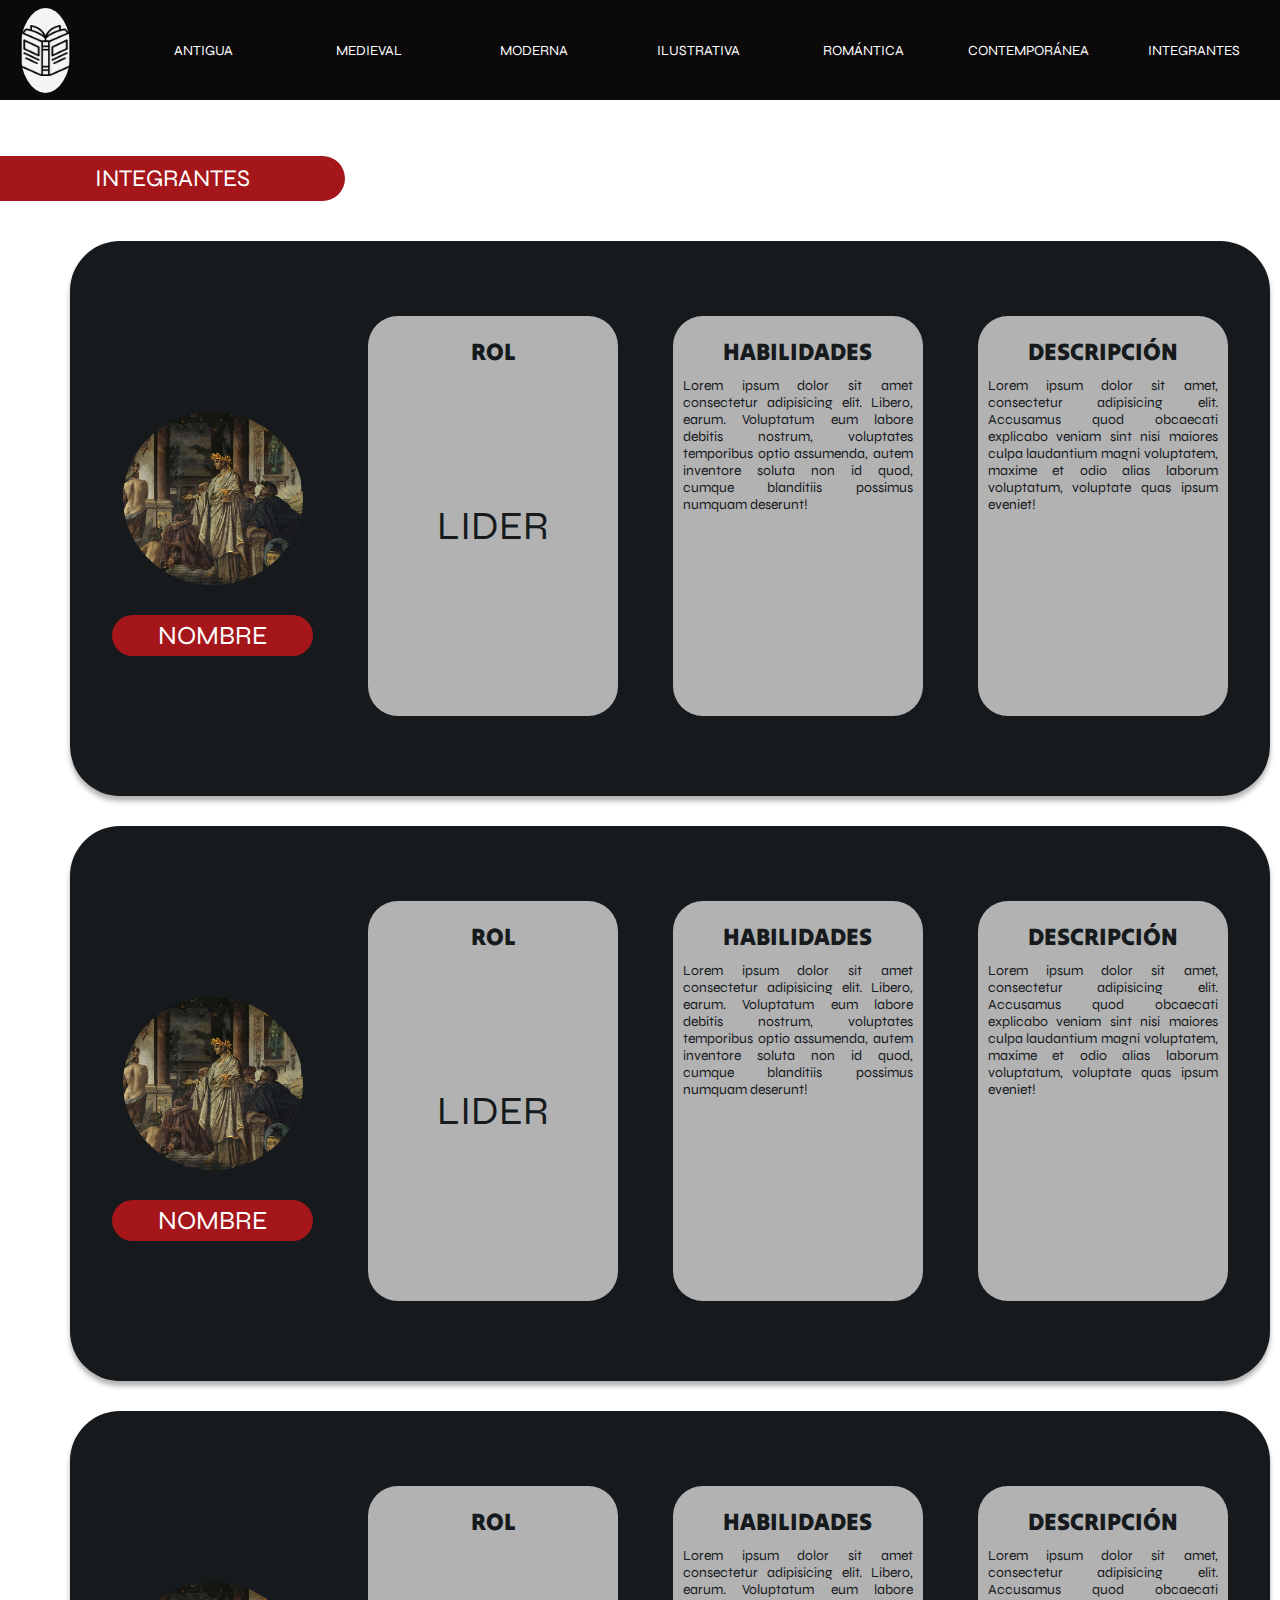
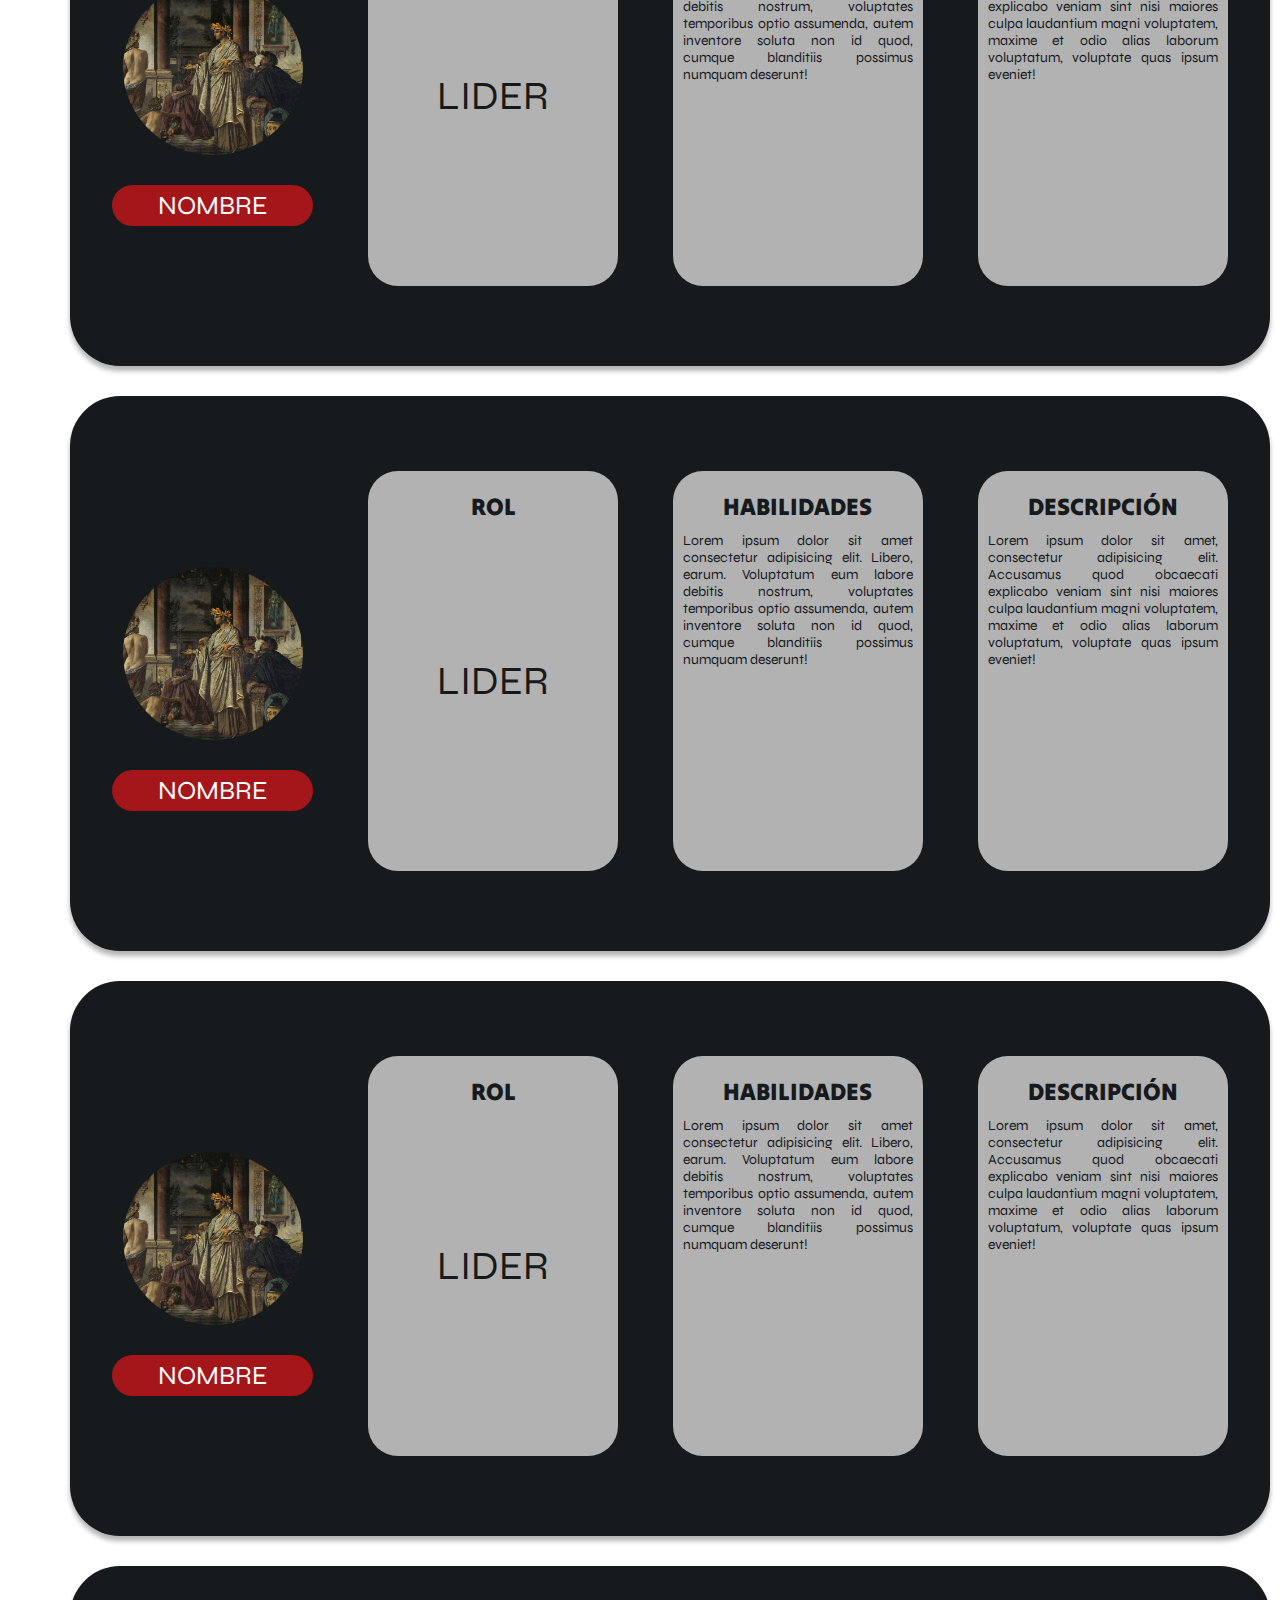
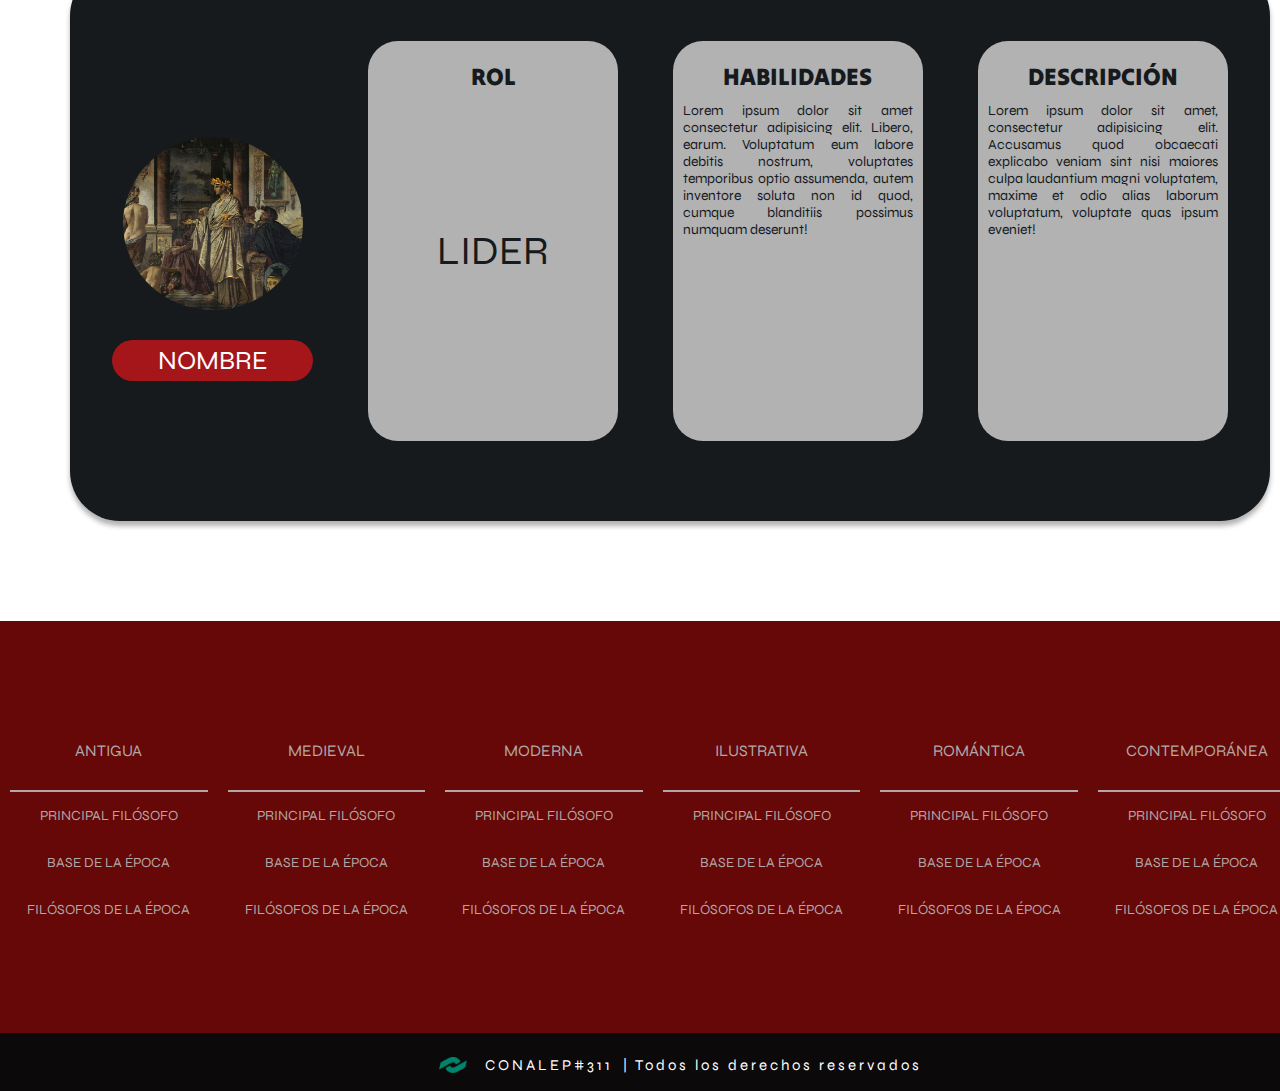
<file: html/indexIntS.html>
<!DOCTYPE html>
<html lang="en">

<head>
    <meta charset="UTF-8">
    <meta name="viewport" content="width=device-width, initial-scale=1.0">
    <title>Integrantes de la Pagína</title>
    <link rel="stylesheet" href="../css/stylesglobal.css">
    <link rel="stylesheet" href="../css/stylesInt.css">
    <link rel="icon" href="../fav/conalep1.png" type="image/png">
</head>

<body>
    <header class="main-header">
        <nav id="navbar">
            <a href="index.html" class="logo">
                <img src="/img/libro.png" alt="Logo">
            </a>
            <ul class="navbar">
                <li class="dropdown">
                    <a class="dropdown-toggle" href="indexAnt.html">ANTIGUA</a>
                    <ul class="dropdown-menu">
                        <li><a href="./indexAnt.html#TitleAnt1">FILÓSOFO PRINCIPAL</a></li>
                        <li><a href="./indexAnt.html#BaseAnt">BASE</a></li>
                        <li><a href="./indexAnt.html#FilosEpoc">FILÓSOFOS DE LA EPOCA</a></li>
                    </ul>
                </li>
                <li class="dropdown">
                    <a class="dropdown-toggle" href="indexMed.html">MEDIEVAL</a>
                    <ul class="dropdown-menu">
                        <li><a href="./indexMed.html#TitleAnt1">FILÓSOFO PRINCIPAL</a></li>
                        <li><a href="./indexMed.html#BaseAnt">BASE</a></li>
                        <li><a href="./indexMed.html#FilosEpoc">FILÓSOFOS DE LA EPOCA</a></li>
                    </ul>
                </li>
                <li class="dropdown">
                    <a class="dropdown-toggle" href="indexMod.html">MODERNA</a>
                    <ul class="dropdown-menu">
                        <li><a href="./indexMod.html#TitleAnt1">FILÓSOFO PRINCIPAL</a></li>
                        <li><a href="./indexMod.html#BaseAnt">BASE</a></li>
                        <li><a href="./indexMod.html#FilosEpoc">FILÓSOFOS DE LA EPOCA</a></li>
                    </ul>
                </li>
                <li class="dropdown">
                    <a class="dropdown-toggle" href="indexIlus.html">ILUSTRATIVA</a>
                    <ul class="dropdown-menu">
                        <li><a href="./indexIlus.html#TitleAnt1">FILÓSOFO PRINCIPAL</a></li>
                        <li><a href="./indexIlus.html#BaseAnt">BASE</a></li>
                        <li><a href="./indexIlus.html#FilosEpoc">FILÓSOFOS DE LA EPOCA</a></li>
                    </ul>
                </li>
                <li class="dropdown">
                    <a class="dropdown-toggle" href="indexRom.html">ROMÁNTICA</a>
                    <ul class="dropdown-menu">
                        <li><a href="./indexRom.html#TitleAnt1">FILÓSOFO PRINCIPAL</a></li>
                        <li><a href="./indexRom.html#BaseAnt">BASE</a></li>
                        <li><a href="./indexRom.html#FilosEpoc">FILÓSOFOS DE LA EPOCA</a></li>
                    </ul>
                </li>
                <li class="dropdown">
                    <a class="dropdown-toggle" href="indexCont.html">CONTEMPORÁNEA</a>
                    <ul class="dropdown-menu">
                        <li><a href="./indexCont.html#TitleAnt1">FILÓSOFO PRINCIPAL</a></li>
                        <li><a href="./indexCont.html#BaseAnt">BASE</a></li>
                        <li><a href="./indexCont.html#FilosEpoc">FILÓSOFOS DE LA EPOCA</a></li>
                    </ul>
                </li>
                <li class="dropdown">
                    <a class="dropdown-toggle" href="indexInt.html">INTEGRANTES</a>
                </li>
            </ul>
        </nav>
    </header>
    <section class="contenedor-secciones-integrantes">
        <div class="titulo-seccion-integrantes">
            <h1>INTEGRANTES</h1>
        </div>
        <section class="seccionIntegrantes" id="Secc-Integrantes-uno">
            <div class="container-integrante">
                <div class="foto-integrante">
                    <img src="../img/Integrantes.jpg" alt="Foto de Integrante">
                    <div class="name-integrante-1">NOMBRE</div>
                </div>
                <div class="tarjeta-info-1" id="tarjeta-info-uno">
                    <h1>ROL</h1>
                    <p>LIDER</p>
                </div>
                <div class="tarjeta-info-1">
                    <h1>HABILIDADES</h1>
                    <p>Lorem ipsum dolor sit amet consectetur adipisicing elit. Libero, earum. Voluptatum eum labore
                        debitis nostrum, voluptates temporibus optio assumenda, autem inventore soluta non id quod,
                        cumque blanditiis possimus numquam deserunt!</p>
                </div>
                <div class="tarjeta-info-1">
                    <h1>DESCRIPCIÓN</h1>
                    <p>Lorem ipsum dolor sit amet, consectetur adipisicing elit. Accusamus quod obcaecati explicabo
                        veniam sint nisi maiores culpa laudantium magni voluptatem, maxime et odio alias laborum
                        voluptatum, voluptate quas ipsum eveniet!</p>
                </div>
        </section>
        <section class="seccionIntegrantes" id="Secc-Integrantes-dos">
            <div class="container-integrante">
                <div class="foto-integrante">
                    <img src="../img/Integrantes.jpg" alt="Foto de Integrante">
                    <div class="name-integrante-1">NOMBRE</div>
                </div>
                <div class="tarjeta-info-1" id="tarjeta-info-dos">
                    <h1>ROL</h1>
                    <p>LIDER</p>
                </div>
                <div class="tarjeta-info-1">
                    <h1>HABILIDADES</h1>
                    <p>Lorem ipsum dolor sit amet consectetur adipisicing elit. Libero, earum. Voluptatum eum labore
                        debitis nostrum, voluptates temporibus optio assumenda, autem inventore soluta non id quod,
                        cumque blanditiis possimus numquam deserunt!</p>
                </div>
                <div class="tarjeta-info-1">
                    <h1>DESCRIPCIÓN</h1>
                    <p>Lorem ipsum dolor sit amet, consectetur adipisicing elit. Accusamus quod obcaecati explicabo
                        veniam sint nisi maiores culpa laudantium magni voluptatem, maxime et odio alias laborum
                        voluptatum, voluptate quas ipsum eveniet!</p>
                </div>
        </section>
        <section class="seccionIntegrantes" id="Secc-Integrantes-tres">
            <div class="container-integrante">
                <div class="foto-integrante">
                    <img src="../img/Integrantes.jpg" alt="Foto de Integrante">
                    <div class="name-integrante-1">NOMBRE</div>
                </div>
                <div class="tarjeta-info-1" id="tarjeta-info-tres">
                    <h1>ROL</h1>
                    <p>LIDER</p>
                </div>
                <div class="tarjeta-info-1">
                    <h1>HABILIDADES</h1>
                    <p>Lorem ipsum dolor sit amet consectetur adipisicing elit. Libero, earum. Voluptatum eum labore
                        debitis nostrum, voluptates temporibus optio assumenda, autem inventore soluta non id quod,
                        cumque blanditiis possimus numquam deserunt!</p>
                </div>
                <div class="tarjeta-info-1">
                    <h1>DESCRIPCIÓN</h1>
                    <p>Lorem ipsum dolor sit amet, consectetur adipisicing elit. Accusamus quod obcaecati explicabo
                        veniam sint nisi maiores culpa laudantium magni voluptatem, maxime et odio alias laborum
                        voluptatum, voluptate quas ipsum eveniet!</p>
                </div>
        </section>
        <section class="seccionIntegrantes" id="Secc-Integrantes-cuatro">
            <div class="container-integrante">
                <div class="foto-integrante">
                    <img src="../img/Integrantes.jpg" alt="Foto de Integrante">
                    <div class="name-integrante-1">NOMBRE</div>
                </div>
                <div class="tarjeta-info-1" id="tarjeta-info-tres">
                    <h1>ROL</h1>
                    <p>LIDER</p>
                </div>
                <div class="tarjeta-info-1">
                    <h1>HABILIDADES</h1>
                    <p>Lorem ipsum dolor sit amet consectetur adipisicing elit. Libero, earum. Voluptatum eum labore
                        debitis nostrum, voluptates temporibus optio assumenda, autem inventore soluta non id quod,
                        cumque blanditiis possimus numquam deserunt!</p>
                </div>
                <div class="tarjeta-info-1">
                    <h1>DESCRIPCIÓN</h1>
                    <p>Lorem ipsum dolor sit amet, consectetur adipisicing elit. Accusamus quod obcaecati explicabo
                        veniam sint nisi maiores culpa laudantium magni voluptatem, maxime et odio alias laborum
                        voluptatum, voluptate quas ipsum eveniet!</p>
                </div>
            </div>
        </section>
        <section class="seccionIntegrantes" id="Secc-Integrantes-cinco">
            <div class="container-integrante">
                <div class="foto-integrante">
                    <img src="../img/Integrantes.jpg" alt="Foto de Integrante">
                    <div class="name-integrante-1">NOMBRE</div>
                </div>
                <div class="tarjeta-info-1" id="tarjeta-info-cinco">
                    <h1>ROL</h1>
                    <p>LIDER</p>
                </div>
                <div class="tarjeta-info-1">
                    <h1>HABILIDADES</h1>
                    <p>Lorem ipsum dolor sit amet consectetur adipisicing elit. Libero, earum. Voluptatum eum labore
                        debitis nostrum, voluptates temporibus optio assumenda, autem inventore soluta non id quod,
                        cumque blanditiis possimus numquam deserunt!</p>
                </div>
                <div class="tarjeta-info-1">
                    <h1>DESCRIPCIÓN</h1>
                    <p>Lorem ipsum dolor sit amet, consectetur adipisicing elit. Accusamus quod obcaecati explicabo
                        veniam sint nisi maiores culpa laudantium magni voluptatem, maxime et odio alias laborum
                        voluptatum, voluptate quas ipsum eveniet!</p>
                </div>
            </div>
        </section>
        <section class="seccionIntegrantes" id="Secc-Integrantes-seis">
            <div class="container-integrante">
                <div class="foto-integrante">
                    <img src="../img/Integrantes.jpg" alt="Foto de Integrante">
                    <div class="name-integrante-1">NOMBRE</div>
                </div>
                <div class="tarjeta-info-1" id="tarjeta-info-seis">
                    <h1>ROL</h1>
                    <p>LIDER</p>
                </div>
                <div class="tarjeta-info-1">
                    <h1>HABILIDADES</h1>
                    <p>Lorem ipsum dolor sit amet consectetur adipisicing elit. Libero, earum. Voluptatum eum labore
                        debitis nostrum, voluptates temporibus optio assumenda, autem inventore soluta non id quod,
                        cumque blanditiis possimus numquam deserunt!</p>
                </div>
                <div class="tarjeta-info-1">
                    <h1>DESCRIPCIÓN</h1>
                    <p>Lorem ipsum dolor sit amet, consectetur adipisicing elit. Accusamus quod obcaecati explicabo
                        veniam sint nisi maiores culpa laudantium magni voluptatem, maxime et odio alias laborum
                        voluptatum, voluptate quas ipsum eveniet!</p>
                </div>
            </div>
        </section>
    </section>
    <footer class="main-footer">
        <div class="container">
            <div class="footer-row">
                <div class="footer-links">
                    <h4><a href="./indexAnt.html">ANTIGUA</a></h4>
                    <ul>
                        <li><a href="./indexAnt.html#TitleAnt1">Principal Filósofo</a></li>
                        <li><a href="./indexAnt.html#BaseAnt">Base de la Época</a></li>
                        <li><a href="./indexAnt.html#FilosEpoc">Filósofos de la Época</a></li>
                    </ul>
                </div>
                <div class="footer-links">
                    <h4><a href="">MEDIEVAL</a></h4>
                    <ul>
                        <li><a href="./indexMed.html#TitleAnt1">Principal Filósofo</a></li>
                        <li><a href="./indexMed.html#BaseAnt">Base de la Época</a></li>
                        <li><a href="./indexMed.html#FilosEpoc">Filósofos de la Época</a></li>
                    </ul>
                </div>
                <div class="footer-links">
                    <h4><a href="">MODERNA</a></h4>
                    <ul>
                        <li><a href="./indexMod.html#TitleAnt1">Principal Filósofo</a></li>
                        <li><a href="./indexMod.html#BaseAnt">Base de la Época</a></li>
                        <li><a href="./indexMod.html#FilosEpoc">Filósofos de la Época</a></li>
                    </ul>
                </div>
                <div class="footer-links">
                    <h4><a href="">ILUSTRATIVA</a></h4>
                    <ul>
                        <li><a href="./indexIlus.html#TitleAnt1">Principal Filósofo</a></li>
                        <li><a href="./indexIlus.html#BaseAnt">Base de la Época</a></li>
                        <li><a href="./indexIlus.html#FilosEpoc">Filósofos de la Época</a></li>
                    </ul>
                </div>
                <div class="footer-links">
                    <h4><a href="">ROMÁNTICA</a></h4>
                    <ul>
                        <li><a href="./indexRom.html#TitleAnt1">Principal Filósofo</a></li>
                        <li><a href="./indexRom.html#BaseAnt">Base de la Época</a></li>
                        <li><a href="./indexRom.html#FilosEpoc">Filósofos de la Época</a></li>
                    </ul>
                </div>
                <div class="footer-links">
                    <h4><a href="">CONTEMPORÁNEA</a></h4>
                    <ul>
                        <li><a href="./indexCont.html#TitleAnt1">Principal Filósofo</a></li>
                        <li><a href="./indexCont.html#BaseAnt">Base de la Época</a></li>
                        <li><a href="./indexCont.html#FilosEpoc">Filósofos de la Época</a></li>
                    </ul>
                </div>
            </div>
        </div>
    </footer>
    <div class="footer-derechos">
        <img src="../fav/cona.png" alt="Logo CONALEP" class="footer-logo">
        <a href="http://www.conalepnayarit.gob.mx/contenido.php?option=xxxxxx_inicio" target="_blank"
            rel="noopener noreferrer" class="link-conalep">CONALEP#311</a> | Todos los derechos reservados
    </div>
</body>

</html>
</file>
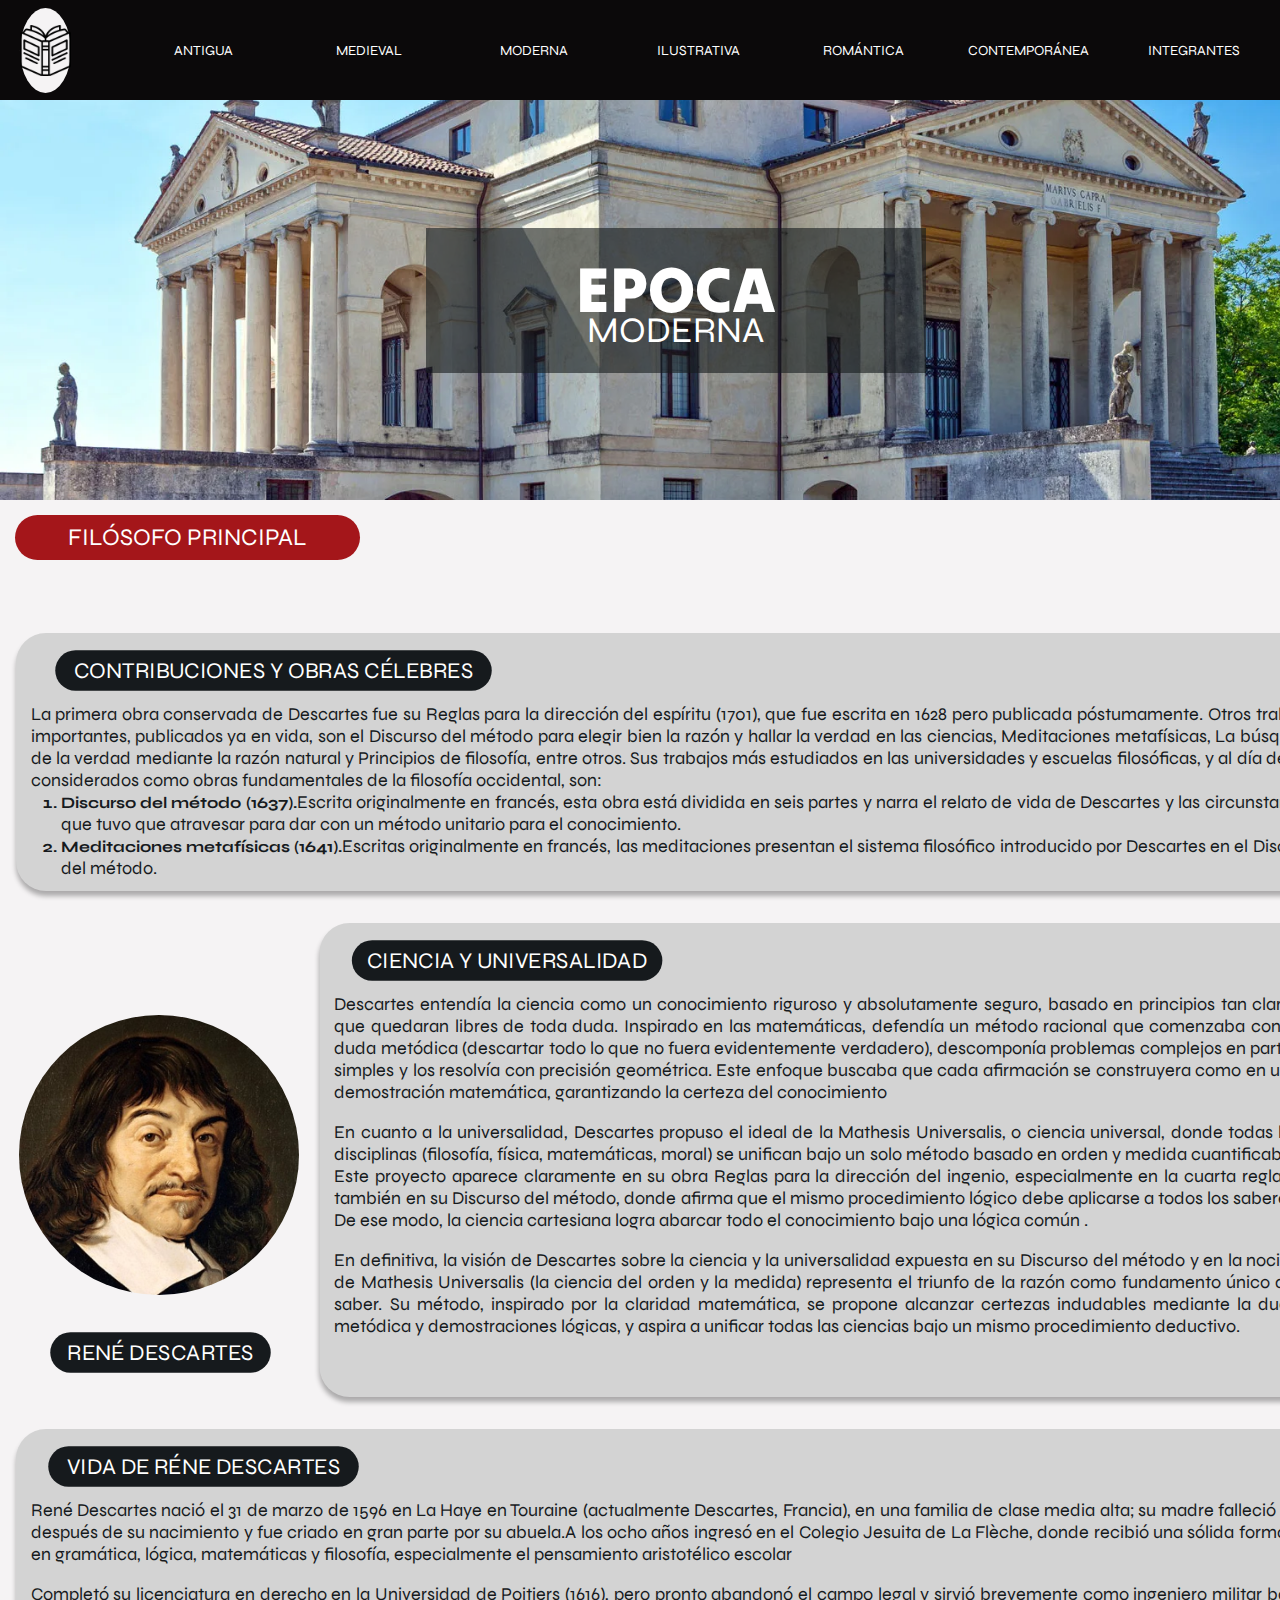
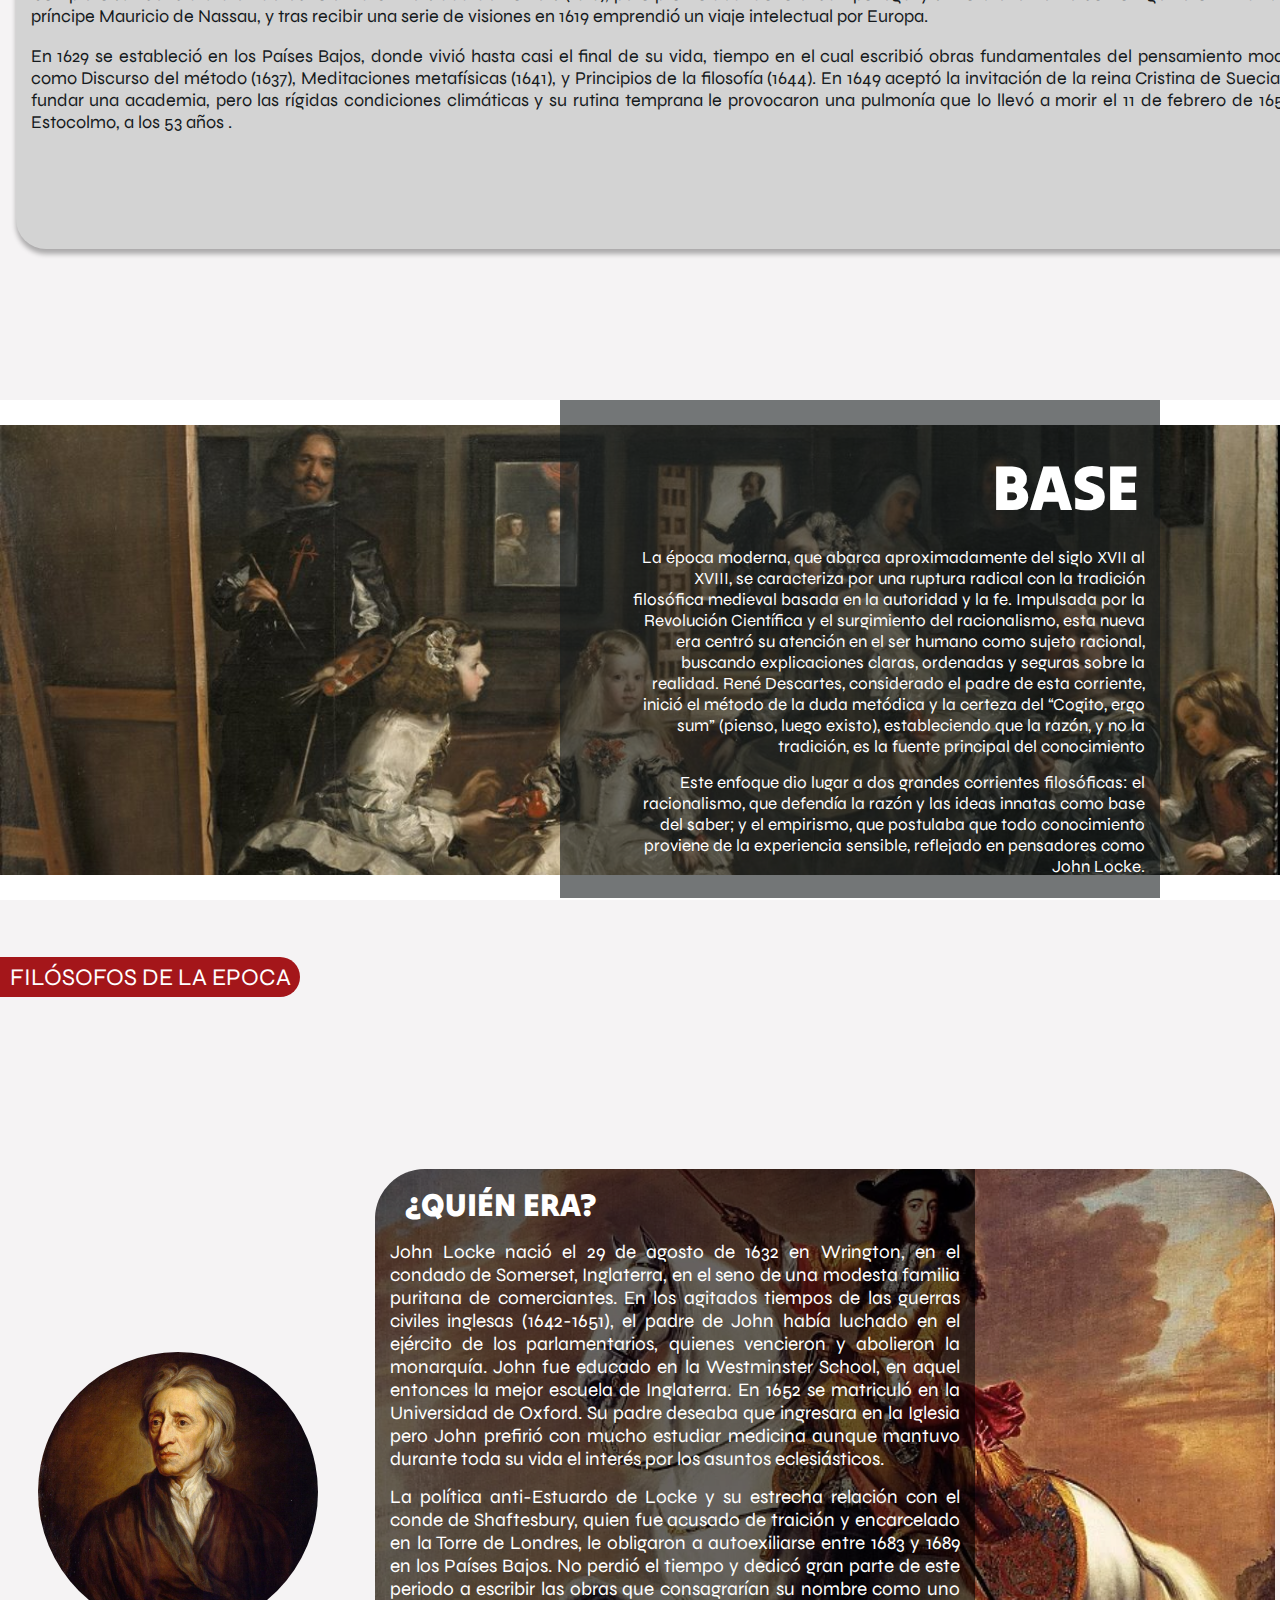
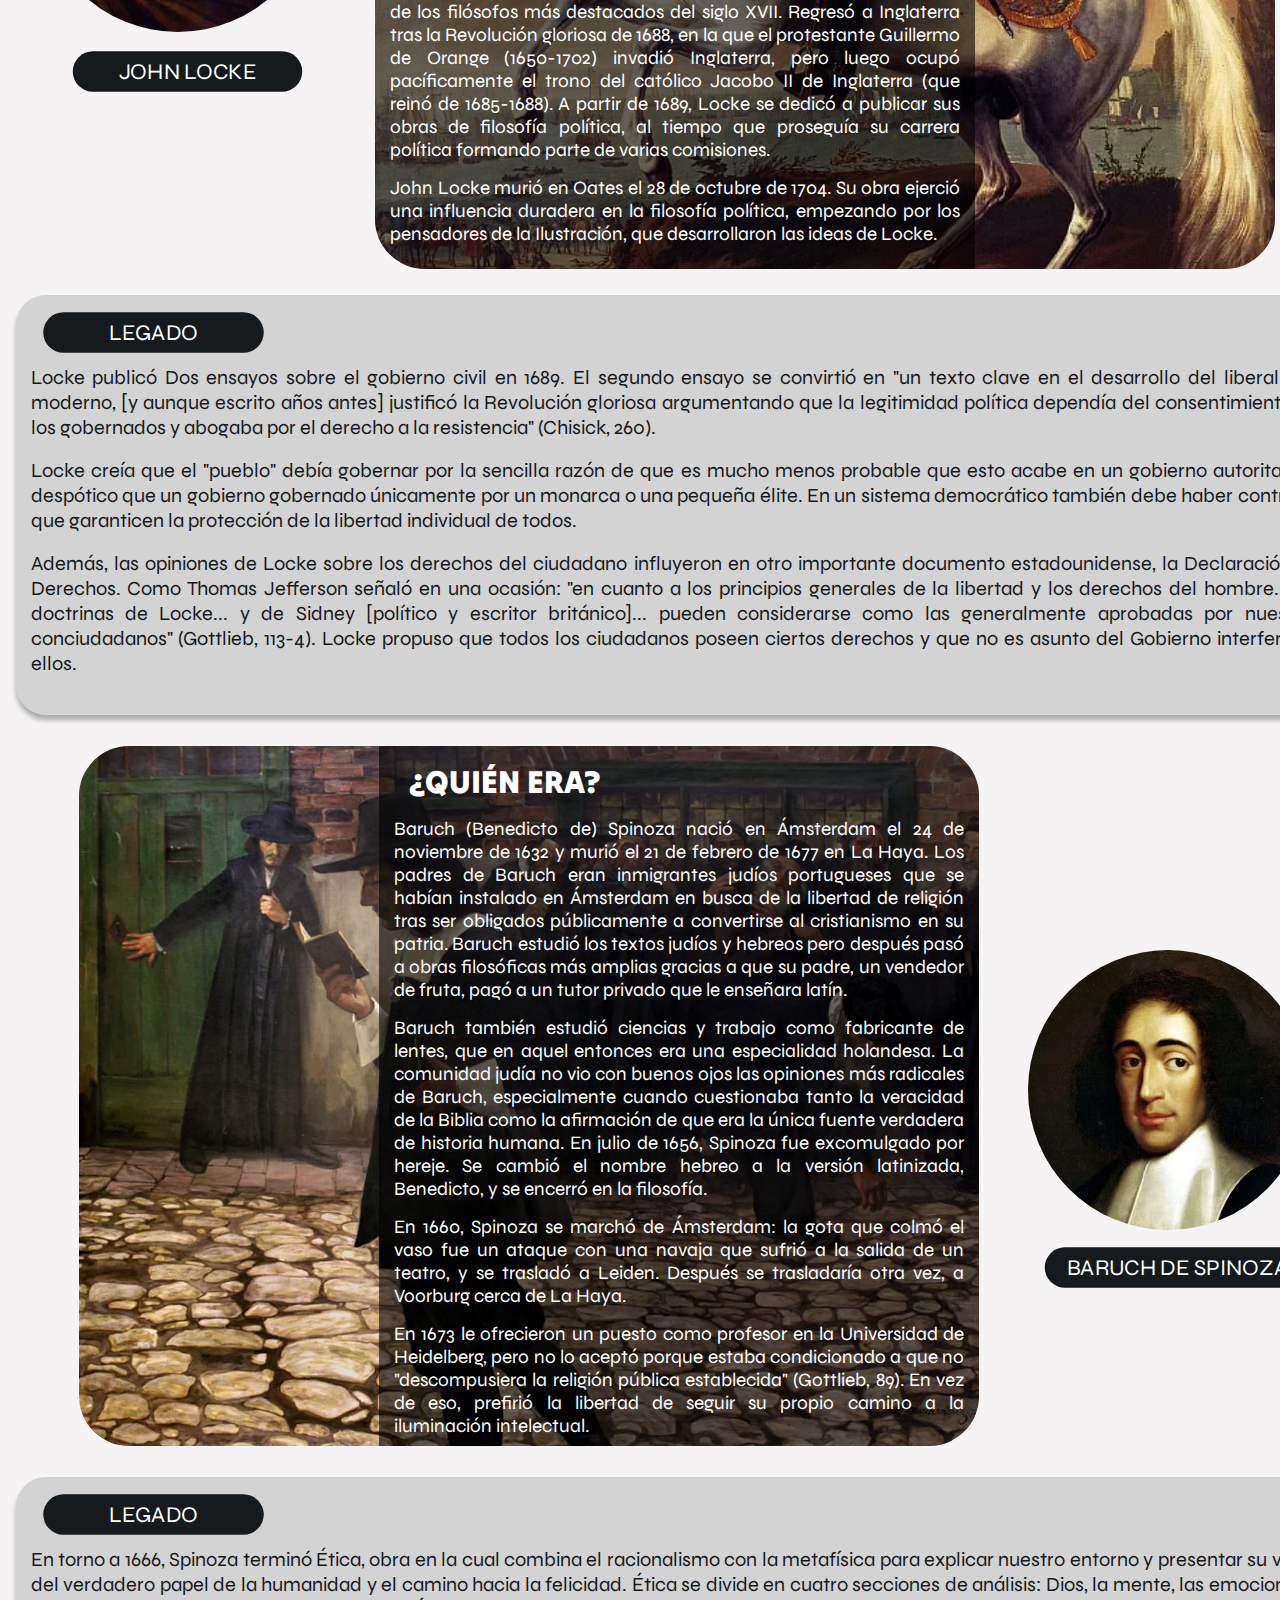
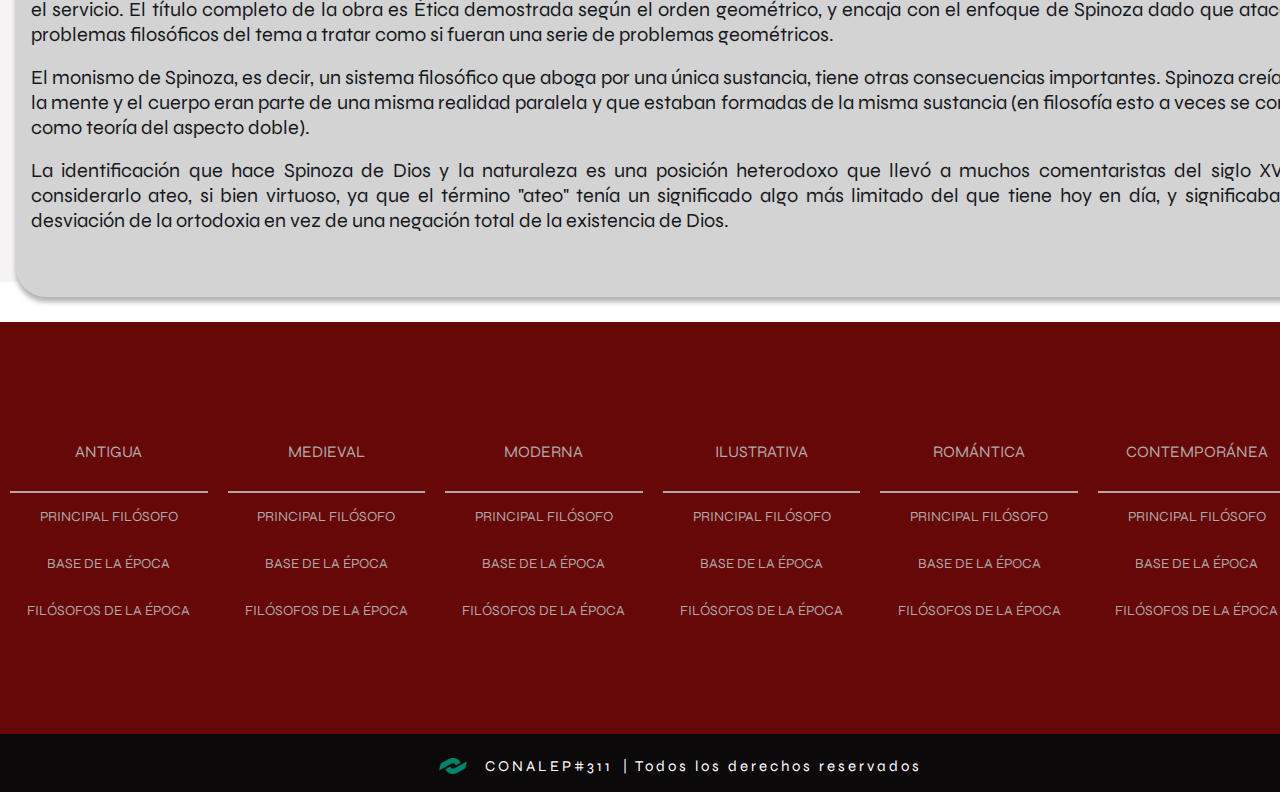
<file: html/indexMod.html>
<!DOCTYPE html>
<html lang="en">

<head>
    <meta charset="UTF-8">
    <meta name="viewport" content="width=device-width, initial-scale=1.0">
    <title>Filosofía Moderna</title>
    <link rel="stylesheet" href="../css/stylesglobal.css">
    <link rel="stylesheet" href="../css/stylesfilos.css">
    <link rel="icon" href="../fav/conalep1.png" type="image/png">
</head>

<body>
    <header class="main-header">
        <nav id="navbar">
            <a href="index.html" class="logo">
                <img src="/img/libro.png" alt="Logo">
            </a>
            <ul class="navbar">
                <li class="dropdown">
                    <a class="dropdown-toggle" href="indexAnt.html">ANTIGUA</a>
                    <ul class="dropdown-menu">
                        <li><a href="./indexAnt.html#TitleAnt1">FILÓSOFO PRINCIPAL</a></li>
                        <li><a href="./indexAnt.html#BaseAnt">BASE</a></li>
                        <li><a href="./indexAnt.html#FilosEpoc">FILÓSOFOS DE LA EPOCA</a></li>
                    </ul>
                </li>
                <li class="dropdown">
                    <a class="dropdown-toggle" href="indexMed.html">MEDIEVAL</a>
                    <ul class="dropdown-menu">
                        <li><a href="./indexMed.html#TitleAnt1">FILÓSOFO PRINCIPAL</a></li>
                        <li><a href="./indexMed.html#BaseAnt">BASE</a></li>
                        <li><a href="./indexMed.html#FilosEpoc">FILÓSOFOS DE LA EPOCA</a></li>
                    </ul>
                </li>
                <li class="dropdown">
                    <a class="dropdown-toggle" href="indexMod.html">MODERNA</a>
                    <ul class="dropdown-menu">
                        <li><a href="#TitleAnt1">FILÓSOFO PRINCIPAL</a></li>
                        <li><a href="#BaseAnt">BASE</a></li>
                        <li><a href="#FilosEpoc">FILÓSOFOS DE LA EPOCA</a></li>
                    </ul>
                </li>
                <li class="dropdown">
                    <a class="dropdown-toggle" href="indexIlus.html">ILUSTRATIVA</a>
                    <ul class="dropdown-menu">
                        <li><a href="./indexIlus.html#TitleAnt1">FILÓSOFO PRINCIPAL</a></li>
                        <li><a href="./indexIlus.html#BaseAnt">BASE</a></li>
                        <li><a href="./indexIlus.html#FilosEpoc">FILÓSOFOS DE LA EPOCA</a></li>
                    </ul>
                </li>
                <li class="dropdown">
                    <a class="dropdown-toggle" href="indexRom.html">ROMÁNTICA</a>
                    <ul class="dropdown-menu">
                        <li><a href="./indexRom.html#TitleAnt1">FILÓSOFO PRINCIPAL</a></li>
                        <li><a href="./indexRom.html#BaseAnt">BASE</a></li>
                        <li><a href="./indexRom.html#FilosEpoc">FILÓSOFOS DE LA EPOCA</a></li>
                    </ul>
                </li>
                <li class="dropdown">
                    <a class="dropdown-toggle" href="indexCont.html">CONTEMPORÁNEA</a>
                    <ul class="dropdown-menu">
                        <li><a href="./indexCont.html#TitleAnt1">FILÓSOFO PRINCIPAL</a></li>
                        <li><a href="./indexCont.html#BaseAnt">BASE</a></li>
                        <li><a href="./indexCont.html#FilosEpoc">FILÓSOFOS DE LA EPOCA</a></li>
                    </ul>
                </li>
                <li class="dropdown">
                    <a class="dropdown-toggle" href="indexInt.html">INTEGRANTES</a>
                </li> 
            </ul>
        </nav>
    </header>
    <section class="seccion-foto">
        <img src="../img/Moderna3.webp" alt="Foto de fondo">
        <div class="contenedor-inter">
            <div class="style-content"></div>
            <div class="text-content">
                <h1>EPOCA</h1>
                <p>MODERNA</p>
            </div>
        </div>
    </section>
    <section class="seccion-fundador">
        <div class="titulo-seccion-fundador" id="TitleAnt1">
            <h1>FILÓSOFO PRINCIPAL</h1>
        </div>
        <div class="contenedor-hover">
            <div class="filos-disparador">🛈</div>
            <div class="filos-principal-oculto">
                <p>René Descartes consolidó el pensamiento moderno con una propuesta que transformó la forma de entender el conocimiento, la razón y la existencia. Su método racional y su frase “Pienso, luego existo” lo convirtieron en uno de los pilares más influyentes de la filosofía moderna y la ciencia.</p>
            </div>
        </div>
        <div class="contenedor-seccfun-texto-uno">
            <a rel="noopener noreferrer" target="_blank" href="https://humanidades.com/rene-descartes/#:~:text=todas%20sus%20ramas.-,Obras%20de%20Ren%C3%A9%20Descartes,-Excepto%20por%20algunos">
                CONTRIBUCIONES Y OBRAS CÉLEBRES
            </a>
            <p>La primera obra conservada de Descartes fue su Reglas para la dirección del espíritu (1701), que fue escrita en 1628 pero publicada póstumamente. Otros trabajos importantes, publicados ya en vida, son el Discurso del método para elegir bien la razón y hallar la verdad en las ciencias, Meditaciones metafísicas, La búsqueda de la verdad mediante la razón natural y Principios de filosofía, entre otros. Sus trabajos más estudiados en las universidades y escuelas filosóficas, y al día de hoy considerados como obras fundamentales de la filosofía occidental, son:</p>
            <ol>
                <li>
                    <p><strong>Discurso del método (1637).</strong>Escrita originalmente en francés, esta obra está dividida en seis partes y narra el relato de vida de Descartes y las circunstancias que tuvo que atravesar para dar con un método unitario para el conocimiento.</p>
                </li>
                <li>
                    <p><strong>Meditaciones metafísicas (1641).</strong>Escritas originalmente en francés, las meditaciones presentan el sistema filosófico introducido por Descartes en el Discurso del método. </p>
                </li>
            </ol>
        </div>
        <div class="contenedor-seccfun-texto-dos">
            <a rel="noopener noreferrer" target="_blank" href="https://www.tandfonline.com/doi/abs/10.1080/00033797900200401#:~:text=Descartes%2C%20el%20concepto%20de%20%E2%80%98ciencia%20universal">
                CIENCIA Y UNIVERSALIDAD
            </a>
            <p>Descartes entendía la ciencia como un conocimiento riguroso y absolutamente seguro, basado en principios tan claros que quedaran libres de toda duda. Inspirado en las matemáticas, defendía un método racional que comenzaba con la duda metódica (descartar todo lo que no fuera evidentemente verdadero), descomponía problemas complejos en partes simples y los resolvía con precisión geométrica. Este enfoque buscaba que cada afirmación se construyera como en una demostración matemática, garantizando la certeza del conocimiento </p><br>
            <p>En cuanto a la universalidad, Descartes propuso el ideal de la Mathesis Universalis, o ciencia universal, donde todas las disciplinas (filosofía, física, matemáticas, moral) se unifican bajo un solo método basado en orden y medida cuantificable. Este proyecto aparece claramente en su obra Reglas para la dirección del ingenio, especialmente en la cuarta regla, y también en su Discurso del método, donde afirma que el mismo procedimiento lógico debe aplicarse a todos los saberes. De ese modo, la ciencia cartesiana logra abarcar todo el conocimiento bajo una lógica común .</p><br>
            <p>En definitiva, la visión de Descartes sobre la ciencia y la universalidad expuesta en su Discurso del método y en la noción de Mathesis Universalis (la ciencia del orden y la medida) representa el triunfo de la razón como fundamento único del saber. Su método, inspirado por la claridad matemática, se propone alcanzar certezas indudables mediante la duda metódica y demostraciones lógicas, y aspira a unificar todas las ciencias bajo un mismo procedimiento deductivo. </p>
        </div>
        <div class="contenedor-seccfun-texto-tres">
            <a rel="noopener noreferrer" target="_blank" href="https://www.britannica.com/biography/Rene-Descartes#:~:text=Ren%C3%A9%20Descartes-,Ren%C3%A9%20Descartes,-Matem%C3%A1tico%20y%20fil%C3%B3sofo">
                VIDA DE RÉNE DESCARTES
            </a>
            <p>René Descartes nació el 31 de marzo de 1596 en La Haye en Touraine (actualmente Descartes, Francia), en una familia de clase media alta; su madre falleció poco después de su nacimiento y fue criado en gran parte por su abuela.A los ocho años ingresó en el Colegio Jesuita de La Flèche, donde recibió una sólida formación en gramática, lógica, matemáticas y filosofía, especialmente el pensamiento aristotélico escolar</p><br>
            <p>Completó su licenciatura en derecho en la Universidad de Poitiers (1616), pero pronto abandonó el campo legal y sirvió brevemente como ingeniero militar bajo el príncipe Mauricio de Nassau, y tras recibir una serie de visiones en 1619 emprendió un viaje intelectual por Europa.</p><br>
            <p>En 1629 se estableció en los Países Bajos, donde vivió hasta casi el final de su vida, tiempo en el cual escribió obras fundamentales del pensamiento moderno como Discurso del método (1637), Meditaciones metafísicas (1641), y Principios de la filosofía (1644). En 1649 aceptó la invitación de la reina Cristina de Suecia para fundar una academia, pero las rígidas condiciones climáticas y su rutina temprana le provocaron una pulmonía que lo llevó a morir el 11 de febrero de 1650 en Estocolmo, a los 53 años .</p>
        </div>
        <div class="contenedor_imagen_fundador">
            <a rel="noopener noreferrer" target="_blank" href="https://historia.nationalgeographic.com.es/a/rene-descartes-polimata-filosofo-que-anticipo-metodo-cientifico_23058#:~:text=FIL%C3%93SOFO%20Y%20CIENT%C3%8DFICO-,ren%C3%A9%20descartes,-%2C%20el%20pol%C3%ADmata%20fil%C3%B3sofo">
                RENÉ DESCARTES
            </a>
            <img src="../img/Mod-Filo-1.jpg" alt="">
        </div>
    </section>
    <section class="seccion-base-epocantigua" id="Seccion-Base-Epoc3">
        <div class="contenedor-texto-base" id="BaseAnt">
            <div class="texto-base">
                <h1>BASE</h1>
                <p>La época moderna, que abarca aproximadamente del siglo XVII al XVIII, se caracteriza por una ruptura radical con la tradición filosófica medieval basada en la autoridad y la fe. Impulsada por la Revolución Científica y el surgimiento del racionalismo, esta nueva era centró su atención en el ser humano como sujeto racional, buscando explicaciones claras, ordenadas y seguras sobre la realidad. René Descartes, considerado el padre de esta corriente, inició el método de la duda metódica y la certeza del “Cogito, ergo sum” (pienso, luego existo), estableciendo que la razón, y no la tradición, es la fuente principal del conocimiento</p>
                <p>Este enfoque dio lugar a dos grandes corrientes filosóficas: el racionalismo, que defendía la razón y las ideas innatas como base del saber; y el empirismo, que postulaba que todo conocimiento proviene de la experiencia sensible, reflejado en pensadores como John Locke.</p>
            </div>
        </div>
    </section>
    <section class="seccion-filosofos-antigua">
        <div class="titulo-seccion-filosofos-antigua" id="FilosEpoc">
            <h1>FILÓSOFOS DE LA EPOCA</h1>
        </div>
        <div class="contenedor_filoantiguo_uno" id="ContFil1">
            <img src="../img/Mod-Fil-2.png  " alt="Filósofo antiguo">
        </div>
        <a class="nombre-filosantiguo-uno" id="NameFilos1" rel="noopener noreferrer" target="_blank" href="https://www.worldhistory.org/trans/es/1-20857/john-locke/#:~:text=INICIO%20DE%20SESI%C3%93N-,John%20Locke,-Definici%C3%B3n">JOHN LOCKE</a>
        <div class="contenedor-info-filosantiguo-uno" id="contunoinfofilouno">
            <img src="../img/Mod-Fil-1.webp" alt="Foto de fondo">
            <div class="tarjeta-filosofo-black" id="FilosBlack1">
                <h1>¿QUIÉN ERA?</h1>
                <p>John Locke nació el 29 de agosto de 1632 en Wrington, en el condado de Somerset, Inglaterra, en el seno de una modesta familia puritana de comerciantes. En los agitados tiempos de las guerras civiles inglesas (1642-1651), el padre de John había luchado en el ejército de los parlamentarios, quienes vencieron y abolieron la monarquía. John fue educado en la Westminster School, en aquel entonces la mejor escuela de Inglaterra. En 1652 se matriculó en la Universidad de Oxford. Su padre deseaba que ingresara en la Iglesia pero John prefirió con mucho estudiar medicina aunque mantuvo durante toda su vida el interés por los asuntos eclesiásticos. </p>
                <p>La política anti-Estuardo de Locke y su estrecha relación con el conde de Shaftesbury, quien fue acusado de traición y encarcelado en la Torre de Londres, le obligaron a autoexiliarse entre 1683 y 1689 en los Países Bajos. No perdió el tiempo y dedicó gran parte de este periodo a escribir las obras que consagrarían su nombre como uno de los filósofos más destacados del siglo XVII. Regresó a Inglaterra tras la Revolución gloriosa de 1688, en la que el protestante Guillermo de Orange (1650-1702) invadió Inglaterra, pero luego ocupó pacíficamente el trono del católico Jacobo II de Inglaterra (que reinó de 1685-1688). A partir de 1689, Locke se dedicó a publicar sus obras de filosofía política, al tiempo que proseguía su carrera política formando parte de varias comisiones.</p>
                <p>John Locke murió en Oates el 28 de octubre de 1704. Su obra ejerció una influencia duradera en la filosofía política, empezando por los pensadores de la Ilustración, que desarrollaron las ideas de Locke.</p>

            </div>
        </div>
        <div class="contenedor-info-filosantiguo-dos" id="contdosinfofilodos">
            <a rel="noopener noreferrer" target="_blank" href="Ensayos sobre el gobierno civil">LEGADO</a>
            <p>Locke publicó Dos ensayos sobre el gobierno civil en 1689. El segundo ensayo se convirtió en "un texto clave en el desarrollo del liberalismo moderno, [y aunque escrito años antes] justificó la Revolución gloriosa argumentando que la legitimidad política dependía del consentimiento de los gobernados y abogaba por el derecho a la resistencia" (Chisick, 260).</p><br>
            <p>Locke creía que el "pueblo" debía gobernar por la sencilla razón de que es mucho menos probable que esto acabe en un gobierno autoritario y despótico que un gobierno gobernado únicamente por un monarca o una pequeña élite. En un sistema democrático también debe haber controles que garanticen la protección de la libertad individual de todos.</p><br>
            <p>Además, las opiniones de Locke sobre los derechos del ciudadano influyeron en otro importante documento estadounidense, la Declaración de Derechos. Como Thomas Jefferson señaló en una ocasión: "en cuanto a los principios generales de la libertad y los derechos del hombre... las doctrinas de Locke... y de Sidney [político y escritor británico]... pueden considerarse como las generalmente aprobadas por nuestros conciudadanos" (Gottlieb, 113-4). Locke propuso que todos los ciudadanos poseen ciertos derechos y que no es asunto del Gobierno interferir en ellos.</p>
        </div>
        <div class="contenedor_filoantiguo_uno" id="ContFil2">
            <img src="../img/Mod-Filos-2.webp" alt="Filósofo antiguo">
        </div>
        <a class="nombre-filosantiguo-uno" id="NameFilos2" rel="noopener noreferrer" target="_blank" href="https://www.worldhistory.org/trans/es/1-22602/baruch-spinoza/#:~:text=INICIO%20DE%20SESI%C3%93N-,Baruch%20Spinoza,-Definici%C3%B3n">BARUCH DE SPINOZA</a>
        <div class="contenedor-info-filosantiguo-uno" id="conttresinfofilouno">
            <img src="../img/Mod-Fil-3.webp" alt="Foto de fondo">
            <div class="tarjeta-filosofo-black" id="FilosBlack2">
                <h1>¿QUIÉN ERA?</h1>
                <p>Baruch (Benedicto de) Spinoza nació en Ámsterdam el 24 de noviembre de 1632 y murió el 21 de febrero de 1677 en La Haya. Los padres de Baruch eran inmigrantes judíos portugueses que se habían instalado en Ámsterdam en busca de la libertad de religión tras ser obligados públicamente a convertirse al cristianismo en su patria. Baruch estudió los textos judíos y hebreos pero después pasó a obras filosóficas más amplias gracias a que su padre, un vendedor de fruta, pagó a un tutor privado que le enseñara latín.</p>
                <p>Baruch también estudió ciencias y trabajo como fabricante de lentes, que en aquel entonces era una especialidad holandesa. La comunidad judía no vio con buenos ojos las opiniones más radicales de Baruch, especialmente cuando cuestionaba tanto la veracidad de la Biblia como la afirmación de que era la única fuente verdadera de historia humana. En julio de 1656, Spinoza fue excomulgado por hereje. Se cambió el nombre hebreo a la versión latinizada, Benedicto, y se encerró en la filosofía.</p>
                <p>En 1660, Spinoza se marchó de Ámsterdam: la gota que colmó el vaso fue un ataque con una navaja que sufrió a la salida de un teatro, y se trasladó a Leiden. Después se trasladaría otra vez, a Voorburg cerca de La Haya.</p>
                <p>En 1673 le ofrecieron un puesto como profesor en la Universidad de Heidelberg, pero no lo aceptó porque estaba condicionado a que no "descompusiera la religión pública establecida" (Gottlieb, 89). En vez de eso, prefirió la libertad de seguir su propio camino a la iluminación intelectual.</p>
            </div>
        </div>
        <div class="contenedor-info-filosantiguo-dos" id="contcuatroinfofilodos">
            <a rel="noopener noreferrer" target="_blank" href="https://www.worldhistory.org/trans/es/1-22602/baruch-spinoza/#:~:text=Hirszenberg%20(Public%20Domain)-,%C3%89tica%20de%20Spinoza,-En%20torno%20a">LEGADO</a>
            <p>En torno a 1666, Spinoza terminó Ética, obra en la cual combina el racionalismo con la metafísica para explicar nuestro entorno y presentar su visión del verdadero papel de la humanidad y el camino hacia la felicidad. Ética se divide en cuatro secciones de análisis: Dios, la mente, las emociones y el servicio. El título completo de la obra es Ética demostrada según el orden geométrico, y encaja con el enfoque de Spinoza dado que ataca los problemas filosóficos del tema a tratar como si fueran una serie de problemas geométricos.</p><br>
            <p>El monismo de Spinoza, es decir, un sistema filosófico que aboga por una única sustancia, tiene otras consecuencias importantes. Spinoza creía que la mente y el cuerpo eran parte de una misma realidad paralela y que estaban formadas de la misma sustancia (en filosofía esto a veces se conoce como teoría del aspecto doble).</p><br>
            <p>La identificación que hace Spinoza de Dios y la naturaleza es una posición heterodoxo que llevó a muchos comentaristas del siglo XVIII a considerarlo ateo, si bien virtuoso, ya que el término "ateo" tenía un significado algo más limitado del que tiene hoy en día, y significaba una desviación de la ortodoxia en vez de una negación total de la existencia de Dios.</p>
        </div>
    </section>
    <footer class="main-footer">
        <div class="container">
            <div class="footer-row">
                <div class="footer-links">
                    <h4><a href="./indexAnt.html">ANTIGUA</a></h4>
                    <ul>
                        <li><a href="./indexAnt.html#TitleAnt1">Principal Filósofo</a></li>
                        <li><a href="./indexAnt.html#BaseAnt">Base de la Época</a></li>
                        <li><a href="./indexAnt.html#FilosEpoc">Filósofos de la Época</a></li>
                    </ul>
                </div>
                <div class="footer-links">
                    <h4><a href="">MEDIEVAL</a></h4>
                    <ul>
                        <li><a href="./indexMed.html#TitleAnt1">Principal Filósofo</a></li>
                        <li><a href="./indexMed.html#BaseAnt">Base de la Época</a></li>
                        <li><a href="./indexMed.html#FilosEpoc">Filósofos de la Época</a></li>
                    </ul>
                </div>
                <div class="footer-links">
                    <h4><a href="">MODERNA</a></h4>
                    <ul>
                        <li><a href="./indexMod.html#TitleAnt1">Principal Filósofo</a></li>
                        <li><a href="./indexMod.html#BaseAnt">Base de la Época</a></li>
                        <li><a href="./indexMod.html#FilosEpoc">Filósofos de la Época</a></li>
                    </ul>
                </div>
                <div class="footer-links">
                    <h4><a href="">ILUSTRATIVA</a></h4>
                    <ul>
                        <li><a href="./indexIlus.html#TitleAnt1">Principal Filósofo</a></li>
                        <li><a href="./indexIlus.html#BaseAnt">Base de la Época</a></li>
                        <li><a href="./indexIlus.html#FilosEpoc">Filósofos de la Época</a></li>
                    </ul>
                </div>
                <div class="footer-links">
                    <h4><a href="">ROMÁNTICA</a></h4>
                    <ul>
                        <li><a href="./indexRom.html#TitleAnt1">Principal Filósofo</a></li>
                        <li><a href="./indexRom.html#BaseAnt">Base de la Época</a></li>
                        <li><a href="./indexRom.html#FilosEpoc">Filósofos de la Época</a></li>
                    </ul>
                </div>
                <div class="footer-links">
                    <h4><a href="">CONTEMPORÁNEA</a></h4>
                    <ul>
                        <li><a href="./indexCont.html#TitleAnt1">Principal Filósofo</a></li>
                        <li><a href="./indexCont.html#BaseAnt">Base de la Época</a></li>
                        <li><a href="./indexCont.html#FilosEpoc">Filósofos de la Época</a></li>
                    </ul>
                </div>
            </div>
        </div>
    </footer>
    <div class="footer-derechos">
        <img src="../fav/cona.png" alt="Logo CONALEP" class="footer-logo">
        <a href="http://www.conalepnayarit.gob.mx/contenido.php?option=xxxxxx_inicio" target="_blank"
            rel="noopener noreferrer" class="link-conalep">CONALEP#311</a> | Todos los derechos reservados
    </div>
</body>

</html>
</file>
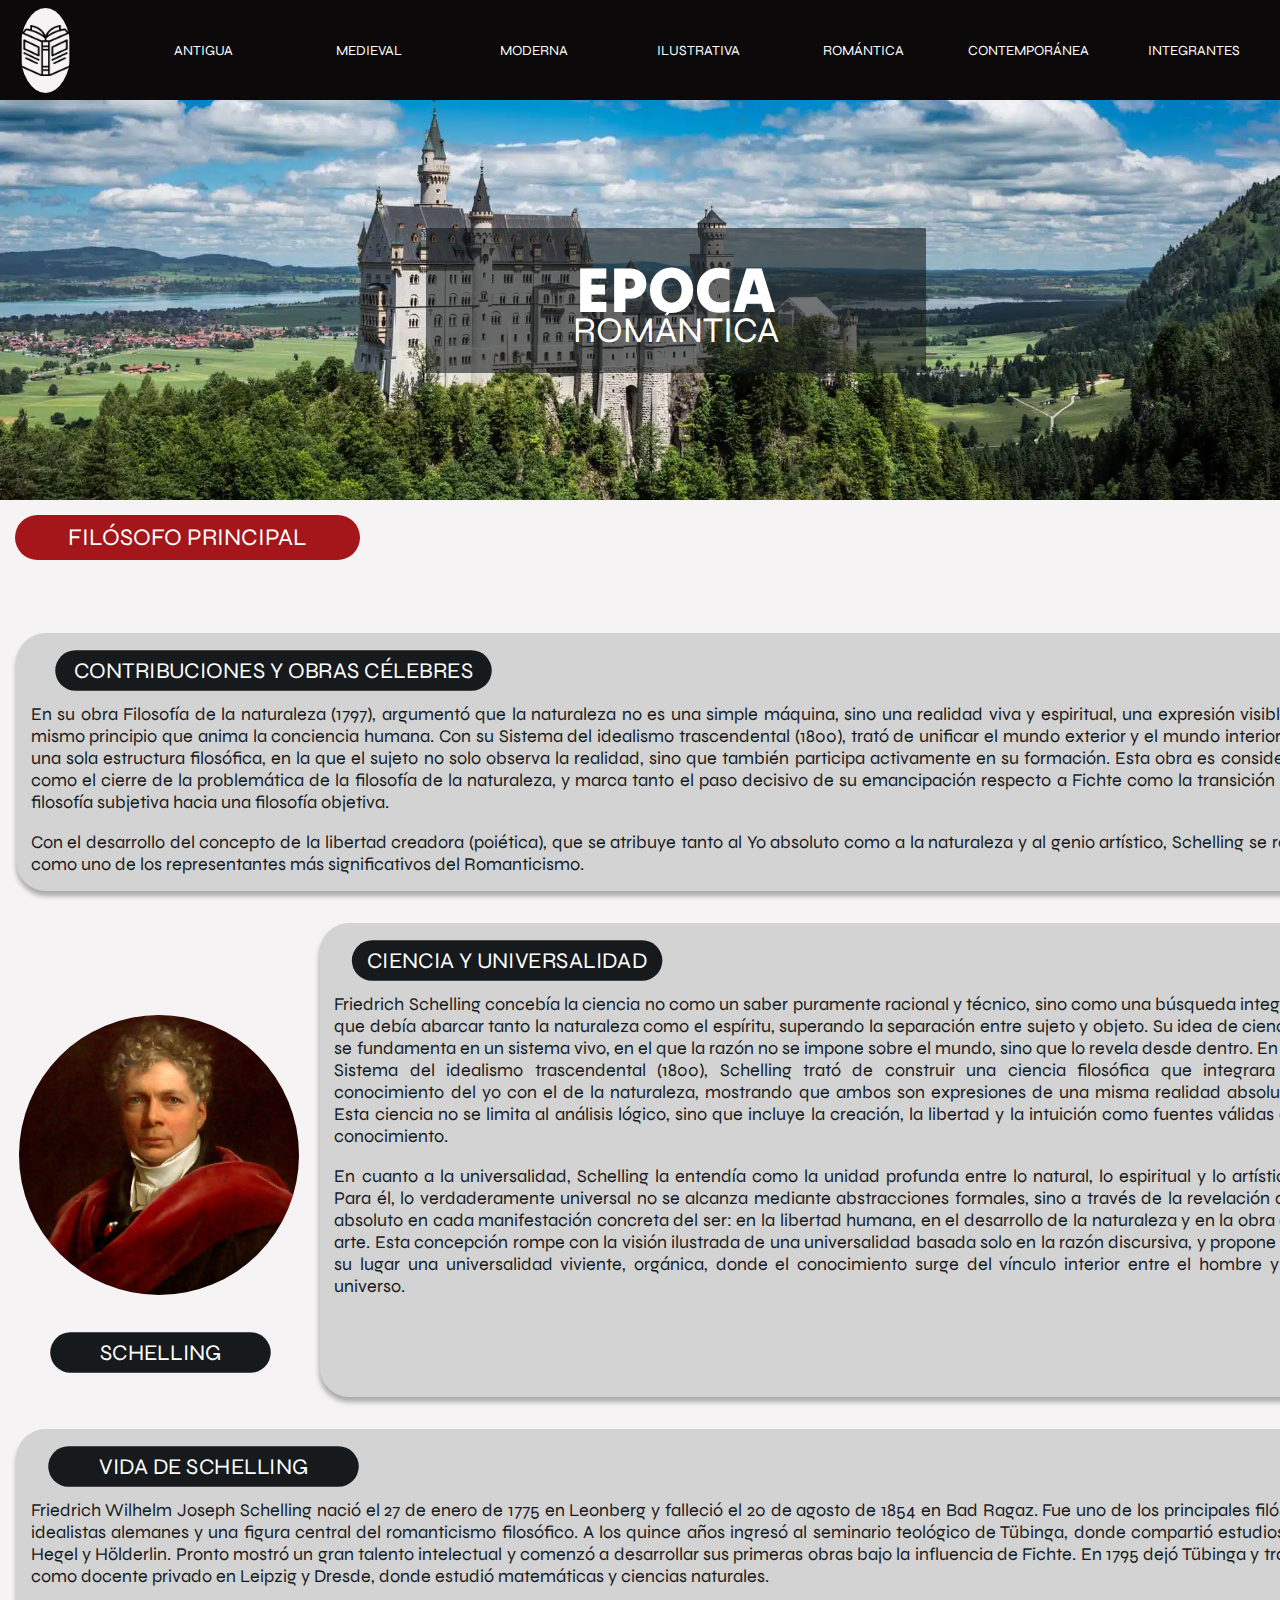
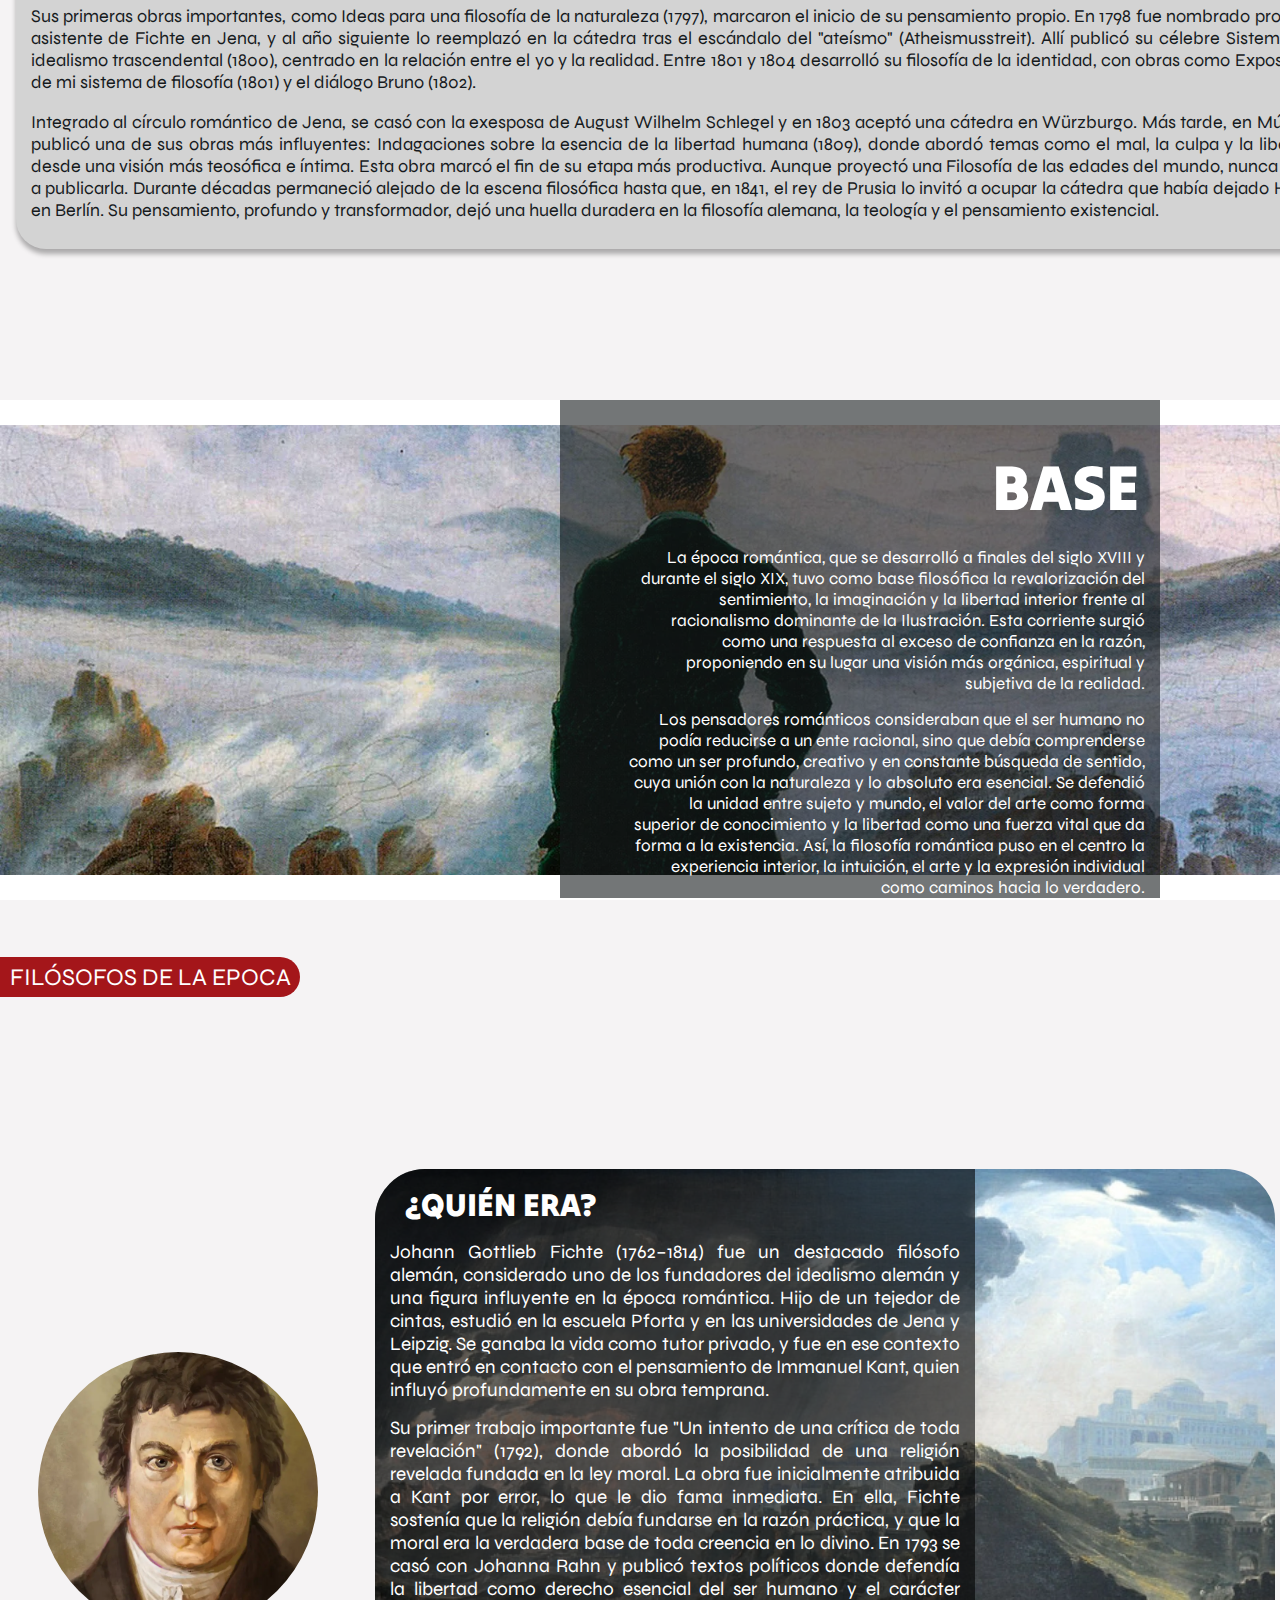
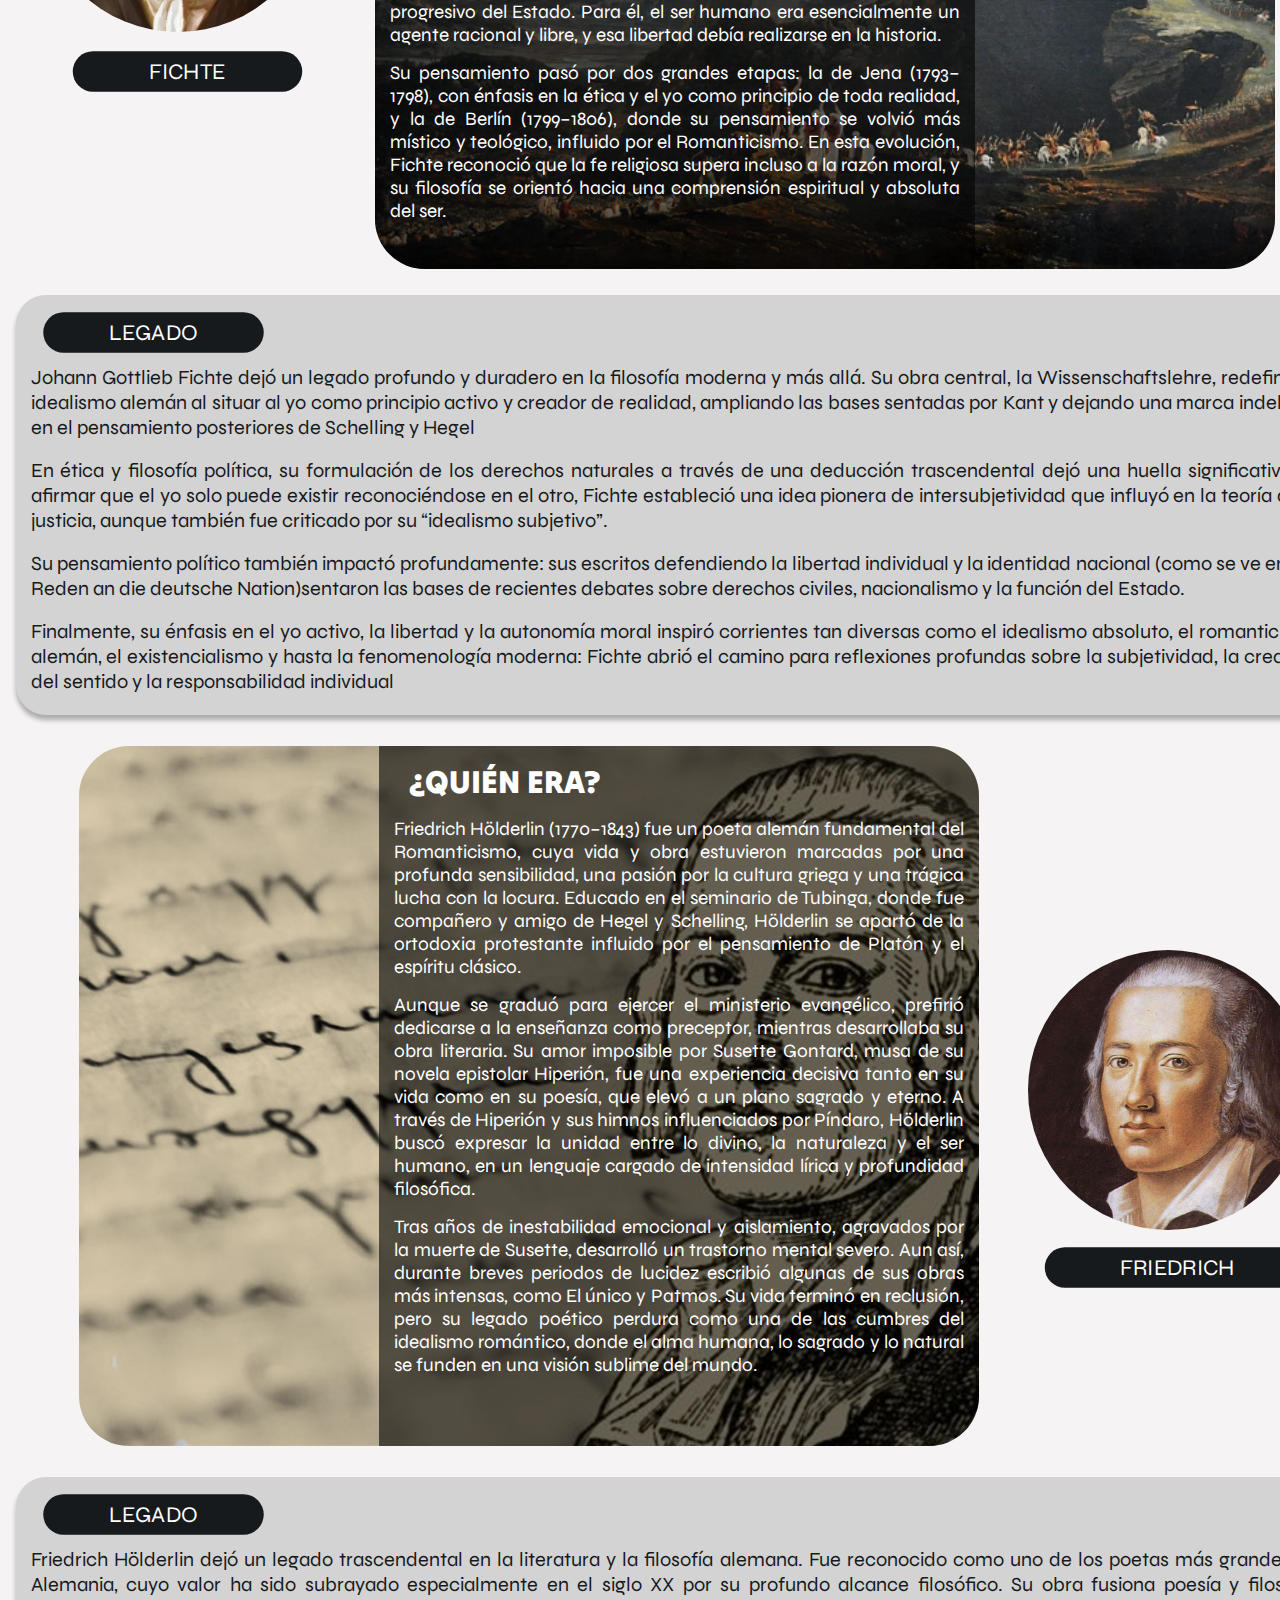
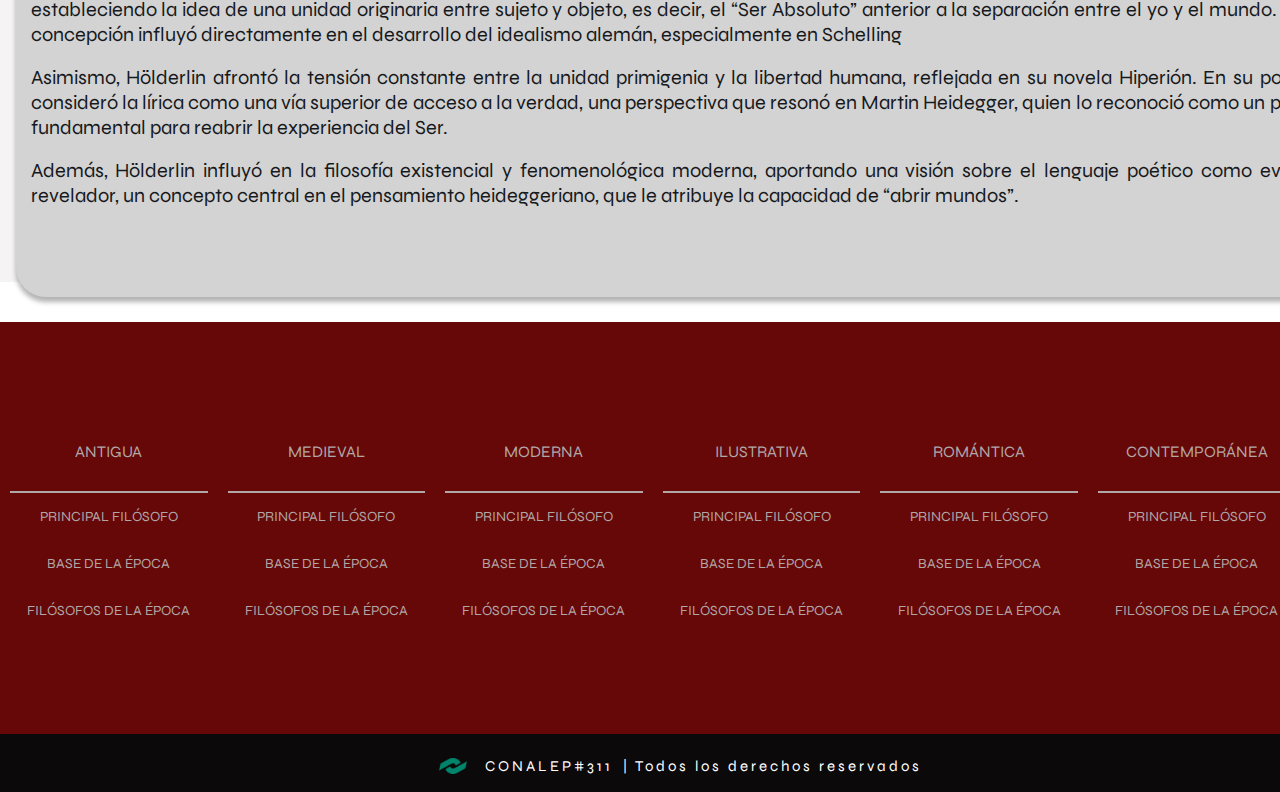
<file: html/indexRom.html>
<!DOCTYPE html>
<html lang="en">

<head>
    <meta charset="UTF-8">
    <meta name="viewport" content="width=device-width, initial-scale=1.0">
    <title>Filosofía Romántica</title>
    <link rel="stylesheet" href="../css/stylesglobal.css">
    <link rel="stylesheet" href="../css/stylesfilos.css">
    <link rel="icon" href="../fav/conalep1.png" type="image/png">
</head>

<body>
    <header class="main-header">
        <nav id="navbar">
            <a href="index.html" class="logo">
                <img src="/img/libro.png" alt="Logo">
            </a>
            <ul class="navbar">
                <li class="dropdown">
                    <a class="dropdown-toggle" href="indexAnt.html">ANTIGUA</a>
                    <ul class="dropdown-menu">
                        <li><a href="./indexAnt.html#TitleAnt1">FILÓSOFO PRINCIPAL</a></li>
                        <li><a href="./indexAnt.html#BaseAnt">BASE</a></li>
                        <li><a href="./indexAnt.html#FilosEpoc">FILÓSOFOS DE LA EPOCA</a></li>
                    </ul>
                </li>
                <li class="dropdown">
                    <a class="dropdown-toggle" href="indexMed.html">MEDIEVAL</a>
                    <ul class="dropdown-menu">
                        <li><a href="./indexMed.html#TitleAnt1">FILÓSOFO PRINCIPAL</a></li>
                        <li><a href="./indexMed.html#BaseAnt">BASE</a></li>
                        <li><a href="./indexMed.html#FilosEpoc">FILÓSOFOS DE LA EPOCA</a></li>
                    </ul>
                </li>
                <li class="dropdown">
                    <a class="dropdown-toggle" href="indexMod.html">MODERNA</a>
                    <ul class="dropdown-menu">
                        <li><a href="./indexMod.html#TitleAnt1">FILÓSOFO PRINCIPAL</a></li>
                        <li><a href="./indexMod.html#BaseAnt">BASE</a></li>
                        <li><a href="./indexMod.html#FilosEpoc">FILÓSOFOS DE LA EPOCA</a></li>
                    </ul>
                </li>
                <li class="dropdown">
                    <a class="dropdown-toggle" href="indexIlus.html">ILUSTRATIVA</a>
                    <ul class="dropdown-menu">
                        <li><a href="./indexIlus.html#TitleAnt1">FILÓSOFO PRINCIPAL</a></li>
                        <li><a href="./indexIlus.html#BaseAnt">BASE</a></li>
                        <li><a href="./indexIlus.html#FilosEpoc">FILÓSOFOS DE LA EPOCA</a></li>
                    </ul>
                </li>
                <li class="dropdown">
                    <a class="dropdown-toggle" href="indexRom.html">ROMÁNTICA</a>
                    <ul class="dropdown-menu">
                        <li><a href="#TitleAnt1">FILÓSOFO PRINCIPAL</a></li>
                        <li><a href="#BaseAnt">BASE</a></li>
                        <li><a href="#FilosEpoc">FILÓSOFOS DE LA EPOCA</a></li>
                    </ul>
                </li>
                <li class="dropdown">
                    <a class="dropdown-toggle" href="indexCont.html">CONTEMPORÁNEA</a>
                    <ul class="dropdown-menu">
                        <li><a href="./indexCont.html#TitleAnt1">FILÓSOFO PRINCIPAL</a></li>
                        <li><a href="./indexCont.html#BaseAnt">BASE</a></li>
                        <li><a href="./indexCont.html#FilosEpoc">FILÓSOFOS DE LA EPOCA</a></li>
                    </ul>
                </li>
                <li class="dropdown">
                    <a class="dropdown-toggle" href="indexInt.html">INTEGRANTES</a>
                </li> 
            </ul>
        </nav>
    </header>
    <section class="seccion-foto">
        <img src="../img/Romanti4.webp" alt="Foto de fondo">
        <div class="contenedor-inter">
            <div class="style-content"></div>
            <div class="text-content">
                <h1>EPOCA</h1>
                <p>ROMÁNTICA</p>
            </div>
        </div>
    </section>
    <section class="seccion-fundador">
        <div class="titulo-seccion-fundador" id="TitleAnt1">
            <h1>FILÓSOFO PRINCIPAL</h1>
        </div>
        <div class="contenedor-hover">
            <div class="filos-disparador">🛈</div>
            <div class="filos-principal-oculto">
                <p>Friedrich Schelling unió razón y naturaleza en una visión profunda y espiritual del mundo. En su Filosofía de la naturaleza, mostró que la naturaleza es una expresión viva del espíritu, y defendió el arte como la forma más alta de conocimiento. Su pensamiento capturó el ideal romántico de libertad, intuición y unidad entre el ser humano y el universo.</p>
            </div>
        </div>        
        <div class="contenedor-seccfun-texto-uno">
            <a href="">
                CONTRIBUCIONES Y OBRAS CÉLEBRES 
            </a>
            <p>En su obra Filosofía de la naturaleza (1797), argumentó que la naturaleza no es una simple máquina, sino una realidad viva y espiritual, una expresión visible del mismo principio que anima la conciencia humana. Con su Sistema del idealismo trascendental (1800), trató de unificar el mundo exterior y el mundo interior bajo una sola estructura filosófica, en la que el sujeto no solo observa la realidad, sino que también participa activamente en su formación. Esta obra es considerada como el cierre de la problemática de la filosofía de la naturaleza, y marca tanto el paso decisivo de su emancipación respecto a Fichte como la transición de la filosofía subjetiva hacia una filosofía objetiva.</p><br>
            <p>Con el desarrollo del concepto de la libertad creadora (poiética), que se atribuye tanto al Yo absoluto como a la naturaleza y al genio artístico, Schelling se revela como uno de los representantes más significativos del Romanticismo.</p>
        </div>
        <div class="contenedor-seccfun-texto-dos">
            <a rel="noopener noreferrer" target="_blank" href="https://philosophical.chat/philosophy/philosophers-and-their-philosophies/friedrich-schelling/#:~:text=The%20Heart%20of%20Schelling%E2%80%99s%20Philosophy">
                CIENCIA Y UNIVERSALIDAD
            </a>
            <p>Friedrich Schelling concebía la ciencia no como un saber puramente racional y técnico, sino como una búsqueda integral que debía abarcar tanto la naturaleza como el espíritu, superando la separación entre sujeto y objeto. Su idea de ciencia se fundamenta en un sistema vivo, en el que la razón no se impone sobre el mundo, sino que lo revela desde dentro. En su Sistema del idealismo trascendental (1800), Schelling trató de construir una ciencia filosófica que integrara el conocimiento del yo con el de la naturaleza, mostrando que ambos son expresiones de una misma realidad absoluta. Esta ciencia no se limita al análisis lógico, sino que incluye la creación, la libertad y la intuición como fuentes válidas de conocimiento.</p><br>
            <p>En cuanto a la universalidad, Schelling la entendía como la unidad profunda entre lo natural, lo espiritual y lo artístico. Para él, lo verdaderamente universal no se alcanza mediante abstracciones formales, sino a través de la revelación del absoluto en cada manifestación concreta del ser: en la libertad humana, en el desarrollo de la naturaleza y en la obra de arte. Esta concepción rompe con la visión ilustrada de una universalidad basada solo en la razón discursiva, y propone en su lugar una universalidad viviente, orgánica, donde el conocimiento surge del vínculo interior entre el hombre y el universo.</p>
        </div>
        <div class="contenedor-seccfun-texto-tres">
            <a rel="noopener noreferrer" target="_blank" href="https://encyclopaedia.herdereditorial.com/wiki/Autor:Schelling,_Friedrich_Wilhelm_Joseph_von#:~:text=Fil%C3%B3sofo%20idealista%20alem%C3%A1n%2C">
                VIDA DE SCHELLING
            </a>
            <p>Friedrich Wilhelm Joseph Schelling nació el 27 de enero de 1775 en Leonberg y falleció el 20 de agosto de 1854 en Bad Ragaz. Fue uno de los principales filósofos idealistas alemanes y una figura central del romanticismo filosófico. A los quince años ingresó al seminario teológico de Tübinga, donde compartió estudios con Hegel y Hölderlin. Pronto mostró un gran talento intelectual y comenzó a desarrollar sus primeras obras bajo la influencia de Fichte. En 1795 dejó Tübinga y trabajó como docente privado en Leipzig y Dresde, donde estudió matemáticas y ciencias naturales.</p><br>
            <p>Sus primeras obras importantes, como Ideas para una filosofía de la naturaleza (1797), marcaron el inicio de su pensamiento propio. En 1798 fue nombrado profesor asistente de Fichte en Jena, y al año siguiente lo reemplazó en la cátedra tras el escándalo del "ateísmo" (Atheismusstreit). Allí publicó su célebre Sistema del idealismo trascendental (1800), centrado en la relación entre el yo y la realidad. Entre 1801 y 1804 desarrolló su filosofía de la identidad, con obras como Exposición de mi sistema de filosofía (1801) y el diálogo Bruno (1802).</p><br>
            <p>Integrado al círculo romántico de Jena, se casó con la exesposa de August Wilhelm Schlegel y en 1803 aceptó una cátedra en Würzburgo. Más tarde, en Múnich, publicó una de sus obras más influyentes: Indagaciones sobre la esencia de la libertad humana (1809), donde abordó temas como el mal, la culpa y la libertad desde una visión más teosófica e íntima. Esta obra marcó el fin de su etapa más productiva. Aunque proyectó una Filosofía de las edades del mundo, nunca llegó a publicarla. Durante décadas permaneció alejado de la escena filosófica hasta que, en 1841, el rey de Prusia lo invitó a ocupar la cátedra que había dejado Hegel en Berlín. Su pensamiento, profundo y transformador, dejó una huella duradera en la filosofía alemana, la teología y el pensamiento existencial.</p>
        </div>
        <div class="contenedor_imagen_fundador">
            <a rel="noopener noreferrer" target="_blank" href="https://encyclopaedia.herdereditorial.com/wiki/Autor:Schelling,_Friedrich_Wilhelm_Joseph_von#:~:text=Friedrich%20Wilhelm%20Joseph%20von%20Schelling">
                SCHELLING
            </a>
            <img src="../img/Rom-Fil-1.jpg" alt="">
        </div>
    </section>
    <section class="seccion-base-epocantigua" id="Seccion-Base-Epoc5">
        <div class="contenedor-texto-base" id="BaseAnt">
            <div class="texto-base">
                <h1>BASE</h1>
                <p>La época romántica, que se desarrolló a finales del siglo XVIII y durante el siglo XIX, tuvo como base filosófica la revalorización del sentimiento, la imaginación y la libertad interior frente al racionalismo dominante de la Ilustración. Esta corriente surgió como una respuesta al exceso de confianza en la razón, proponiendo en su lugar una visión más orgánica, espiritual y subjetiva de la realidad.</p>
                <p>Los pensadores románticos consideraban que el ser humano no podía reducirse a un ente racional, sino que debía comprenderse como un ser profundo, creativo y en constante búsqueda de sentido, cuya unión con la naturaleza y lo absoluto era esencial. Se defendió la unidad entre sujeto y mundo, el valor del arte como forma superior de conocimiento y la libertad como una fuerza vital que da forma a la existencia. Así, la filosofía romántica puso en el centro la experiencia interior, la intuición, el arte y la expresión individual como caminos hacia lo verdadero.</p>
            </div>
        </div>
    </section>
    <section class="seccion-filosofos-antigua">
        <div class="titulo-seccion-filosofos-antigua" id="FilosEpoc">
            <h1>FILÓSOFOS DE LA EPOCA</h1>
        </div>
        <div class="contenedor_filoantiguo_uno" id="ContFil1">
            <img src="../img/Rom-Fil-2.webp" alt="Filósofo antiguo">
        </div>
        <a class="nombre-filosantiguo-uno" id="NameFilos1">FICHTE</a>
        <div class="contenedor-info-filosantiguo-uno" id="contunoinfofilouno">
            <img src="../img/Rom-Fil-4.webp" alt="Foto de fondo">
            <div class="tarjeta-filosofo-black" id="FilosBlack1">
                <h1>¿QUIÉN ERA?</h1>
                <p>Johann Gottlieb Fichte (1762–1814) fue un destacado filósofo alemán, considerado uno de los fundadores del idealismo alemán y una figura influyente en la época romántica. Hijo de un tejedor de cintas, estudió en la escuela Pforta y en las universidades de Jena y Leipzig. Se ganaba la vida como tutor privado, y fue en ese contexto que entró en contacto con el pensamiento de Immanuel Kant, quien influyó profundamente en su obra temprana.</p>
                <p>Su primer trabajo importante fue "Un intento de una crítica de toda revelación" (1792), donde abordó la posibilidad de una religión revelada fundada en la ley moral. La obra fue inicialmente atribuida a Kant por error, lo que le dio fama inmediata. En ella, Fichte sostenía que la religión debía fundarse en la razón práctica, y que la moral era la verdadera base de toda creencia en lo divino. En 1793 se casó con Johanna Rahn y publicó textos políticos donde defendía la libertad como derecho esencial del ser humano y el carácter progresivo del Estado. Para él, el ser humano era esencialmente un agente racional y libre, y esa libertad debía realizarse en la historia.</p>
                <p>Su pensamiento pasó por dos grandes etapas: la de Jena (1793–1798), con énfasis en la ética y el yo como principio de toda realidad, y la de Berlín (1799–1806), donde su pensamiento se volvió más místico y teológico, influido por el Romanticismo. En esta evolución, Fichte reconoció que la fe religiosa supera incluso a la razón moral, y su filosofía se orientó hacia una comprensión espiritual y absoluta del ser.</p>
            </div>
        </div>
        <div class="contenedor-info-filosantiguo-dos" id="contdosinfofilodos">
            <a rel="noopener noreferrer" target="_blank" href="https://licentiapoetica.com/the-legacy-of-fichte-in-german-idealism-and-beyond-ad3cbc7421d6#:~:text=El%20legado%20%C3%A9tico%20de%20Fichte%20y%20el%20concepto%20de%20libertad%3A">LEGADO</a>
            <p>Johann Gottlieb Fichte dejó un legado profundo y duradero en la filosofía moderna y más allá. Su obra central, la Wissenschaftslehre, redefinió el idealismo alemán al situar al yo como principio activo y creador de realidad, ampliando las bases sentadas por Kant y dejando una marca indeleble en el pensamiento posteriores de Schelling y Hegel</p><br>
            <p>En ética y filosofía política, su formulación de los derechos naturales a través de una deducción trascendental dejó una huella significativa. Al afirmar que el yo solo puede existir reconociéndose en el otro, Fichte estableció una idea pionera de intersubjetividad que influyó en la teoría de la justicia, aunque también fue criticado por su “idealismo subjetivo”.</p><br>
            <p>Su pensamiento político también impactó profundamente: sus escritos defendiendo la libertad individual y la identidad nacional (como se ve en sus Reden an die deutsche Nation)sentaron las bases de recientes debates sobre derechos civiles, nacionalismo y la función del Estado.</p><br>
            <p>Finalmente, su énfasis en el yo activo, la libertad y la autonomía moral inspiró corrientes tan diversas como el idealismo absoluto, el romanticismo alemán, el existencialismo y hasta la fenomenología moderna: Fichte abrió el camino para reflexiones profundas sobre la subjetividad, la creación del sentido y la responsabilidad individual</p>
        </div>
        <div class="contenedor_filoantiguo_uno" id="ContFil2">
            <img src="../img/Rom-Fil-5.jpg" alt="Filósofo antiguo">
        </div>
        <a class="nombre-filosantiguo-uno" id="NameFilos2" rel="noopener noreferrer" target="_blank" href="https://www.biografiasyvidas.com/biografia/h/holderlin.htm#:~:text=por%0Aorden%20alfab%C3%A9tico-,Friedrich%20H%C3%B6lderlin,-(Lauffen%20am%20Neckar">FRIEDRICH</a>
        <div class="contenedor-info-filosantiguo-uno" id="conttresinfofilouno">
            <img src="../img/Rom-Fil-6.jpg" alt="Foto de fondo">
            <div class="tarjeta-filosofo-black" id="FilosBlack2">
                <h1>¿QUIÉN ERA?</h1>
                <p>Friedrich Hölderlin (1770–1843) fue un poeta alemán fundamental del Romanticismo, cuya vida y obra estuvieron marcadas por una profunda sensibilidad, una pasión por la cultura griega y una trágica lucha con la locura. Educado en el seminario de Tubinga, donde fue compañero y amigo de Hegel y Schelling, Hölderlin se apartó de la ortodoxia protestante influido por el pensamiento de Platón y el espíritu clásico.</p>
                <p>Aunque se graduó para ejercer el ministerio evangélico, prefirió dedicarse a la enseñanza como preceptor, mientras desarrollaba su obra literaria. Su amor imposible por Susette Gontard, musa de su novela epistolar Hiperión, fue una experiencia decisiva tanto en su vida como en su poesía, que elevó a un plano sagrado y eterno. A través de Hiperión y sus himnos influenciados por Píndaro, Hölderlin buscó expresar la unidad entre lo divino, la naturaleza y el ser humano, en un lenguaje cargado de intensidad lírica y profundidad filosófica.</p>
                <p>Tras años de inestabilidad emocional y aislamiento, agravados por la muerte de Susette, desarrolló un trastorno mental severo. Aun así, durante breves periodos de lucidez escribió algunas de sus obras más intensas, como El único y Patmos. Su vida terminó en reclusión, pero su legado poético perdura como una de las cumbres del idealismo romántico, donde el alma humana, lo sagrado y lo natural se funden en una visión sublime del mundo.</p>
            </div>
        </div>
        <div class="contenedor-info-filosantiguo-dos" id="contcuatroinfofilodos">
            <a rel="noopener noreferrer" target="_blank" href="https://iep.utm.edu/holderli/:~:text=2.%20Vida%20y%20Antecedentes%20Filos%C3%B3ficos">LEGADO</a>
            <p>Friedrich Hölderlin dejó un legado trascendental en la literatura y la filosofía alemana. Fue reconocido como uno de los poetas más grandes de Alemania, cuyo valor ha sido subrayado especialmente en el siglo XX por su profundo alcance filosófico. Su obra fusiona poesía y filosofía, estableciendo la idea de una unidad originaria entre sujeto y objeto, es decir, el “Ser Absoluto” anterior a la separación entre el yo y el mundo. Esta concepción influyó directamente en el desarrollo del idealismo alemán, especialmente en Schelling</p><br>
            <p>Asimismo, Hölderlin afrontó la tensión constante entre la unidad primigenia y la libertad humana, reflejada en su novela Hiperión. En su poesía, consideró la lírica como una vía superior de acceso a la verdad, una perspectiva que resonó en Martin Heidegger, quien lo reconoció como un poeta fundamental para reabrir la experiencia del Ser.</p><br>
            <p>Además, Hölderlin influyó en la filosofía existencial y fenomenológica moderna, aportando una visión sobre el lenguaje poético como evento revelador, un concepto central en el pensamiento heideggeriano, que le atribuye la capacidad de “abrir mundos”.</p>
        </div>
    </section>
    <footer class="main-footer">
        <div class="container">
            <div class="footer-row">
                <div class="footer-links">
                    <h4><a href="./indexAnt.html">ANTIGUA</a></h4>
                    <ul>
                        <li><a href="./indexAnt.html#TitleAnt1">Principal Filósofo</a></li>
                        <li><a href="./indexAnt.html#BaseAnt">Base de la Época</a></li>
                        <li><a href="./indexAnt.html#FilosEpoc">Filósofos de la Época</a></li>
                    </ul>
                </div>
                <div class="footer-links">
                    <h4><a href="">MEDIEVAL</a></h4>
                    <ul>
                        <li><a href="./indexMed.html#TitleAnt1">Principal Filósofo</a></li>
                        <li><a href="./indexMed.html#BaseAnt">Base de la Época</a></li>
                        <li><a href="./indexMed.html#FilosEpoc">Filósofos de la Época</a></li>
                    </ul>
                </div>
                <div class="footer-links">
                    <h4><a href="">MODERNA</a></h4>
                    <ul>
                        <li><a href="./indexMod.html#TitleAnt1">Principal Filósofo</a></li>
                        <li><a href="./indexMod.html#BaseAnt">Base de la Época</a></li>
                        <li><a href="./indexMod.html#FilosEpoc">Filósofos de la Época</a></li>
                    </ul>
                </div>
                <div class="footer-links">
                    <h4><a href="">ILUSTRATIVA</a></h4>
                    <ul>
                        <li><a href="./indexIlus.html#TitleAnt1">Principal Filósofo</a></li>
                        <li><a href="./indexIlus.html#BaseAnt">Base de la Época</a></li>
                        <li><a href="./indexIlus.html#FilosEpoc">Filósofos de la Época</a></li>
                    </ul>
                </div>
                <div class="footer-links">
                    <h4><a href="">ROMÁNTICA</a></h4>
                    <ul>
                        <li><a href="./indexRom.html#TitleAnt1">Principal Filósofo</a></li>
                        <li><a href="./indexRom.html#BaseAnt">Base de la Época</a></li>
                        <li><a href="./indexRom.html#FilosEpoc">Filósofos de la Época</a></li>
                    </ul>
                </div>
                <div class="footer-links">
                    <h4><a href="">CONTEMPORÁNEA</a></h4>
                    <ul>
                        <li><a href="./indexCont.html#TitleAnt1">Principal Filósofo</a></li>
                        <li><a href="./indexCont.html#BaseAnt">Base de la Época</a></li>
                        <li><a href="./indexCont.html#FilosEpoc">Filósofos de la Época</a></li>
                    </ul>
                </div>
            </div>
        </div>
    </footer>
    <div class="footer-derechos">
        <img src="../fav/cona.png" alt="Logo CONALEP" class="footer-logo">
        <a href="http://www.conalepnayarit.gob.mx/contenido.php?option=xxxxxx_inicio" target="_blank"
            rel="noopener noreferrer" class="link-conalep">CONALEP#311</a> | Todos los derechos reservados
    </div>
</body>

</html>
</file>
<file: css/stylesglobal.css>
@font-face {
    font-family: 'Syne';
    src: url(../fonts/Syne-VariableFont_wght.ttf);
}
@font-face {
    font-family: 'Tilt';
    src: url(../fonts/TiltWarp-Regular-VariableFont_XROT\,YROT.ttf);
}
@font-face {
    font-family: 'Work';
    src: url(../fonts/WorkSans-VariableFont_wght.ttf);
}

* {
    margin: 0;
    padding: 0;
    box-sizing: border-box;
    text-decoration: none;
    scroll-behavior: smooth;
    font-weight: normal;
}
body{
    overflow-x: hidden;
    overflow-y: visible;
}
.main-header {
    max-width: 1351px;
    height: 100px;
    background-color: #0B090A;
    top: 0;
    position: sticky;

    z-index: 1000; /* Ensure the header is above other content */
}

.main-header nav {
    display: flex;
    align-items: center;
    height: 100%;
    padding: 0 20px;
}


.logo {
    border-radius: 50%;
    width: 85px;
    height: 85px;
    background-color: #F5F3F4;
    display: flex;
    justify-content: center;
    align-items: center;
    margin-right: 50px;
    transition: transform 0.3s ease;
}

.logo img {
    width: 51px;
    height: 51px;
    object-fit: contain;
}

.logo:hover {
    transform: scale(1.1);
}
.logo:active {
    transform: scale(0.9);
}
.navbar {
    display: flex;
    position: relative;
    top: 0px;
    font-family: 'Syne';
}
.navbar li {
    list-style: none;
    position: relative;
    width: 165px;
}

.navbar li a {
    display: flex;
    justify-content: center;
    align-items: center;
    color: white;
    text-align: center;
    padding: 40px;
    text-decoration: none;
    font-size: 14px;
    transition: all 0.3s ease;
}
.navbar li a:hover {
    transform: scale(1.05); 
    background-color: white;
    color: black;
}
.navbar li a:active {
    transform: scale(0.95);
}

.dropdown-menu {
    position: absolute;
    top: 100%;
    left: 0;
    list-style: none;
    padding: 0;
    margin: 0;
    width: 100%;
    opacity: 0;
    visibility: hidden;
    transform: translateY(-10px);
    transition: all 0.3s ease;
    background-color: #000000;
    z-index: 1000; 
}

.dropdown-menu li a {
    text-align: center;
    padding: 15px 10px; 
    font-size: 12px;
}

.dropdown:hover .dropdown-menu {
    opacity: 1;
    visibility: visible;
    transform: translateY(0);
}
.main-footer{
    width: 1360px;
    background-color: #660708;
    margin-top: 40px;
    padding: 100px 0;
}
.container{
    width: 100%;
    margin: 0 auto;
}
.footer-row{
    display: flex;
    flex-wrap: wrap;
}
.footer-links{
    width: 16%;
    padding: 0 10px;
    font-size: 14px;
    font-family: 'Syne';
    text-align: center;
}
.footer-links h4 a {
    display: block;
    width: 100%;
    color: #B1A7A6;
    background: none;
    font-family: 'Syne';
    margin: 0 0 10px 0;
    padding: 20px 5px;
    font-size: 16px;
    transition: all 0.3s ease;
}
.footer-links ul {
    list-style: none;
    padding: 0;
    margin: 0;
    border-top: 2px solid #B1A7A6;
    margin-top: 10px;
}
.footer-links ul li a{
    display: block;
    width: 100%;
    height: 100%;
    color: #B1A7A6;
    transition: all 0.3s ease;
    border-radius: 50px;
    padding: 15px 5px;
    font-size: 14px;
    text-transform: uppercase;
}
.footer-links ul li a:hover {
    transform: scale(1.1);
    color: #FFFFFF;
}
.footer-links ul li a:active {
    transform: scale(0.9);
}
.footer-links h4 a:hover {
    transform: scale(1.1);
    color: #FFFFFF;
}
.footer-links h4 a:active {
    transform: scale(0.9);
}
.footer-derechos {
    width: 1360px;
    background: #0B090A;
    color: #FFFFFF;
    text-align: center;
    font-family: 'Syne', sans-serif;
    font-size: 15px;
    padding: 18px 0 12px 0;
    letter-spacing: 3px;
    display: flex;
    align-items: center;
    justify-content: center;
    gap: 10px; /* Espacio entre logo y texto */
}
.footer-derechos .footer-logo {
    width: 28px;
    height: 28px;
    object-fit: contain;
    margin-right: 8px;
}
.link-conalep{
    color: #FFFFFF;
    transition: all 0.3s ease;
}
.link-conalep:hover{
    transform: scale(1.1);
    text-decoration: underline;
}
.link-conalep:active{
    transform: scale(0.9);
    text-decoration: underline;
}
</file>
<file: css/stylesfilos.css>
.seccion-foto{
    width: 1351px;
    height: 400px;
    position: relative;
    overflow: hidden;
    display: flex;
    justify-content: center;
    align-items: center;
}
.seccion-foto img{
    position: absolute;
    width: 100%;
    height: 100%;
    object-fit: cover;
    z-index: -1;
}
.contenedor-inter{
    position: relative;
    width: 500px;
    height: 145px;
    display: flex;
    justify-content: center;
    align-items: center;
}
.style-content{
    position: absolute;
    top: 0;
    left: 0;
    z-index: -1;
    background-color: #161A1D;
    opacity: 0.6;
    width: 100%;
    height: 100%;
}
.text-content{
    position: relative;
    color: white;
    font-family: 'Syne';
    text-align: center;
    z-index: 2;
    display: flex;
    flex-direction: column;
    justify-content: center;
    align-items: center;
}
.text-content h1{
    font-size: 64px;
    font-family: 'Tilt'
}
.text-content p{
    font-size: 36px;
    font-family: 'Syne';
    margin-top: -20px;
}
.seccion-fundador{
    position: relative;
    width: 1351px;
    height: 1500px;
    margin-top: 0;
    background-color: #F5F3F4;
}
.titulo-seccion-fundador{
    position: absolute;
    width: 345px;
    height: 45px;
    background-color: #A4161A;
    color: #FFFFFF;
    font-family: 'Syne';
    border-radius: 50px;
    margin: 15px 15px 0px 15px;

    display: flex;
    justify-content: center;
    align-items: center;
}
.titulo-seccion-fundador h1{
    font-weight: normal;
    font-size: 24px;
}
.contenedor-seccfun-texto-uno{
    position: absolute;
    width: 1320px;
    height: 258px;
    padding: 15px;
    background-color: #D3D3D3;
    border-radius: 30px;
    margin-top: 133px;
    left: 50%;
    box-shadow: 0 5px 5px rgba(0, 0, 0, 0.3);
    transform: translateX(-50%);
    z-index: 1;
}
.contenedor-seccfun-texto-uno a{
    width: 485px;
    height: 45px;
    background-color: #161A1D;
    border-radius: 50px;
    margin-bottom: 10px;
    border: none;
    cursor: pointer;

    font-family: 'Syne'; 
    font-size: 25px;
    text-align: center;
    font-weight: normal;
    color: #FFFFFF;
    display: flex;
    justify-content: center;
    align-items: center;

    transform: scale(0.9);
    transition: all 0.3s ease;
}
.contenedor-seccfun-texto-uno a:hover{
    background: #FFFFFF;
    color: #161A1D;
    transform: scale(1);
}
.contenedor-seccfun-texto-uno a:active{
    transform: scale(0.8);
}
.contenedor-seccfun-texto-uno p{
    text-align: justify;
    font-family: 'Syne';
    font-size: 18px;
    color: #161A1D;
}
.contenedor-seccfun-texto-dos{
    position: absolute;
    width: 996px;
    height: 474px;
    padding: 15px;
    background-color: #D3D3D3;
    border-radius: 30px;
    margin-top: 423px;
    left: 90%;
    box-shadow: 0 5px 5px rgba(0, 0, 0, 0.3);
    transform: translateX(-90%);
}
.contenedor-seccfun-texto-dos a{
    width: 345px;
    height: 45px;
    background-color: #161A1D;
    border-radius: 50px;
    margin-bottom: 10px;
    border: none;
    cursor: pointer;

    font-family: 'Syne'; 
    font-size: 25px;
    text-align: center;
    font-weight: normal;
    color: #FFFFFF;
    display: flex;
    justify-content: center;
    align-items: center;

    transform: scale(0.9);
    transition: all 0.3s ease;
}
.contenedor-seccfun-texto-dos a:hover{
    background: #FFFFFF;
    color: #161A1D;
    transform: scale(1);
}
.contenedor-seccfun-texto-dos a:active{
    transform: scale(0.8);
}
.contenedor-seccfun-texto-dos p{
    font-family: 'Syne';
    font-size: 18px;
    color: #161A1D;
    text-align: justify;
    
}
.contenedor-seccfun-texto-tres{
    position: absolute;
    width: 1320px;
    height: 420px;
    padding: 15px;
    background-color: #D3D3D3;
    border-radius: 30px;
    margin-top: 929px;
    left: 50%;
    box-shadow: 0 5px 5px rgba(0, 0, 0, 0.3);
    transform: translateX(-50%);
}
.contenedor-seccfun-texto-tres a{
    width: 345px;
    height: 45px;
    background-color: #161A1D;
    border-radius: 50px;
    border: none;
    margin-bottom: 10px;
    cursor: pointer;

    font-family: 'Syne'; 
    font-size: 25px;
    text-align: center;
    font-weight: normal;
    color: #FFFFFF;
    display: flex;
    justify-content: center;
    align-items: center;

    transform: scale(0.9);
    transition: all 0.3s ease;
}

.contenedor-seccfun-texto-tres a:hover{
    background: #FFFFFF;
    color: #161A1D;
    transform: scale(1);
}
.contenedor-seccfun-texto-tres a:active{
    transform: scale(0.8);
}
.contenedor-seccfun-texto-tres p{
    font-family: 'Syne';
    font-size: 18px;
    color: #161A1D;
    text-align: justify
}
.contenedor_imagen_fundador{
    position: relative;
    width: 300px;
    height: 300px;
}
.contenedor_imagen_fundador img{
    position: absolute;
    width: 280px;
    height: 280px;
    border-radius: 50%;
    margin-top: 515px;
    left: 19px;

    object-fit: cover;
    overflow: hidden;
}


.contenedor_imagen_fundador a{
    position: absolute;
    width: 245px;
    height: 45px;
    margin-top: 830px;
    left: 38px;
    background-color: #161A1D;
    border-radius: 50px;
    cursor: pointer;

    font-family: 'Syne'; 
    font-size: 25px;
    font-weight: normal;
    color: #FFFFFF;

    display: flex;
    justify-content: center;
    align-items: center;

    transform: scale(0.9);
    transition: all 0.3s ease;
}

.contenedor_imagen_fundador a:hover{
    background: #FFFFFF;
    color: #161A1D;
    transform: scale(1);
}
.contenedor_imagen_fundador a:active{
    transform: scale(0.8);
}
.seccion-base-epocantigua {
    position: relative;
    max-width: 1351px;
    min-height: 450px;
    margin: 25px 0;
}
#Seccion-Base-Epoc1{
    background-image: url(../img/AntiguaBase2.jpeg);
}
#Seccion-Base-Epoc2{
    background-image: url(../img/Med5.jpg);
    background-position: center top;
    background-size: cover;
}
#Seccion-Base-Epoc3{
    background-image: url(../img/Moderna5.jpg);
    background-position: center top;
    background-size: cover;
}
#Seccion-Base-Epoc4{
    background-image: url(../img/Ilustrativa4.jpg);
    background-position: center top;
    background-size: cover;
}
#Seccion-Base-Epoc5{
    background-image: url(../img/BaseRom.webp);
    background-position: 0 -150px;
    background-size: cover;
}
#Seccion-Base-Epoc6{
    background-image: url(../img/BaseCont.jpg);
    background-position: 0 -10px;
    background-size: cover;
}
.contenedor-texto-base{
    position: absolute;
    width: 600px;
    height: 498px;
    right: 120px; /* Igual que left en bienvenida, pero a la derecha */
    top: -25px;
    background: rgba(22, 26, 29, 0.6);
    z-index: 100;
    display: flex;
    align-items: center;
    justify-content: flex-end;
}
.texto-base{
    position: relative;
    color: white;
    text-align: end; /* Alinea el texto a la derecha */
    width: 550px;
    height: 445px;
    z-index: 1;
    margin-left: auto;
}
.texto-base h1{
    margin: 20px;
    font-family: 'Tilt';
    font-size: 64px;
    text-align: end;
}
.texto-base p{
    margin: 15px;
    font-family: 'Syne';
    font-size: 17px;
    text-align: end;
}
.seccion-filosofos-antigua{
    position: relative;
    width: 1351px;
    height: 2582px;

    background-color: #F5F3F4;
}
.contenedor_filoantiguo_uno{
    position: absolute;
    width: 300px;
    height: 300px;
    left: 38px;
}
.contenedor_filoantiguo_uno img{
    position: absolute;
    width: 280px;
    height: 280px;
    border-radius: 50%;

    object-fit: cover;
    overflow: hidden;
}
.nombre-filosantiguo-uno{
    position: absolute;
    width: 255px;
    height: 45px;
    background-color: #161A1D;
    border-radius: 50px;
    cursor: pointer;

    font-family: 'Syne'; 
    font-size: 25px;
    font-weight: normal;
    color: #FFFFFF;

    display: flex;
    justify-content: center;
    align-items: center;

    transform: scale(0.9);
    transition: all 0.3s ease;
}

.nombre-filosantiguo-uno:hover{
    background: #FFFFFF;
    color: #161A1D;
    transform: scale(1);
}
.nombre-filosantiguo-uno:active{
    transform: scale(0.8);
}
.titulo-seccion-filosofos-antigua{
    display: inline-flex;
    align-items: center;
    justify-content: center;
    margin: 57px 0;
    background-color: #A4161A;
    border: none;
    border-radius: 0px 50px 50px 0px;
    width: 300px;
    height: 40px;
}
.titulo-seccion-filosofos-antigua h1{
    text-align: center;
    font-size: 24px;
    font-family: 'Syne';
    color: #FFFFFF;
    font-weight: normal;
}
.contenedor-info-filosantiguo-uno{
    position: absolute;
    width: 900px;
    height: 700px;

    display: flex;
    justify-content: center;
    align-items: center;
    
}
.contenedor-info-filosantiguo-uno img{
    width: 100%;
    height: 100%;
    border-radius: 50px;
    object-fit: cover;
    
}
.tarjeta-filosofo-black{
    position: absolute;
    width: 600px;
    height: 700px;
    background-color: rgba(0, 0, 0, 0.6);
}
#FilosBlack1{
    left: 0;
    border-radius: 50px 0px 0px 50px;
}
#FilosBlack2{
    right: 0;
    border-radius: 0px 50px 50px 0px;
}
.tarjeta-filosofo-black h1{
    margin: 15px 30px 15px 30px;
    font-size: 32px;

    color: #FFFFFF;
    font-family: 'Tilt'
}
.tarjeta-filosofo-black p{
    margin: 15px;
    font-size: 19px;
    text-align: justify;

    color: #FFFFFF;
    font-family: 'Syne'
}
.contenedor-info-filosantiguo-dos a{
    width: 245px;
    height: 45px;
    background-color: #161A1D;
    border-radius: 50px;
    border: none;
    margin-bottom: 10px;
    cursor: pointer;

    font-family: 'Syne'; 
    font-size: 25px;
    text-align: center;
    font-weight: normal;
    color: #FFFFFF;
    display: flex;
    justify-content: center;
    align-items: center;

    transform: scale(0.9);
    transition: all 0.3s ease;
}

.contenedor-info-filosantiguo-dos a:hover{
    background: #FFFFFF;
    color: #161A1D;
    transform: scale(1);
}
.contenedor-info-filosantiguo-dos a:active{
    transform: scale(0.8);
}
.contenedor-info-filosantiguo-dos p{
    font-family: 'Syne';
    text-align: justify;
    font-size: 20px;
    color: #161A1D;
}
.contenedor-info-filosantiguo-dos{
    position: absolute;
    width: 1320px;
    height: 420px;
    padding: 15px;
    background-color: #D3D3D3;
    border-radius: 30px;
    left: 50%;
    box-shadow: 0 5px 5px rgba(0, 0, 0, 0.3);
    transform: translateX(-50%);
}
.contenedor-hover {
  position: absolute;
  right: 10px;
  top: 10px;
  width: 50px;
  height: 50px;
  z-index: 999;
}

.filos-disparador {
  width: 50px;
  height: 50px;
  border-radius: 50px;
  background-color: #444;
  color: white;
  display: flex;
  align-items: center;
  justify-content: center;
  cursor: pointer;
}

.filos-principal-oculto {
  position: absolute;
  top: 0;
  right: 50px;
  width: 400px;
  height: 120px;
  padding: 10px;
  background-color: rgba(0, 0, 0, 0.6);
  border-radius: 20px;
  opacity: 0;
  visibility: hidden;
  transform: translateX(20px);
  transition: all 0.3s ease;
  z-index: 1000;
}
.filos-principal-oculto p {
    font-size: 14px;
    text-align: right;
    color: #FFFFFF;
    font-family: Georgia, serif;
    font-style: italic;
}
.contenedor-hover:hover .filos-principal-oculto {
  opacity: 1;
  visibility: visible;
  transform: translateX(0);
}
#contdosinfofilodos{
    margin-top: 841px;
}
#contcuatroinfofilodos{
    margin-top: 2023px;
}
#contunoinfofilouno{
    margin: 115px 79px 0px 375px ;
}
#conttresinfofilouno{
    margin: 1292px 0px 0px 79px;
}
#ContFil1{
    margin-top: 298px;
}
#ContFil2{
    margin: 1496px 0px 0px 990px;
}
#NameFilos1{
    margin: 595px 60px 0;
}
#NameFilos2{
    margin: 1791px 0px 0px 1030px;
    width: 295px;
}
#TitleAnt1{
    scroll-margin: 110px;
}
#BaseAnt{
    scroll-margin: 100px;
}
#FilosEpoc{
    scroll-margin: 110px;
}
ol{
    font-family: 'Syne';
    font-family: 'Syne';
    text-align: justify;
    color: #161A1D;
    padding-left: 30px;
}
ol li{
    font-size: 16px;
    font-weight: bold;
}
strong{
    font-weight: bold;
    font-size: 16px;
}
</file>
<file: css/stylesInt.css>
#Secc-Integrantes-uno,
#Secc-Integrantes-dos,
#Secc-Integrantes-tres,
#Secc-Integrantes-cuatro,
#Secc-Integrantes-cinco,
#Secc-Integrantes-seis {
    margin: 0 70px 30px 70px;
    scroll-margin-top: 100px;
}
.contenedor-secciones-integrantes{
    margin-top: 56px;
    margin-bottom: 100px;
}
.seccionIntegrantes{
    width: 1200px;
    height: 555px;
}
.container-integrante{
    position: relative;
    width: 100%;
    height: 100%;
    background-color: #161A1D;
    border-radius: 50px;
    box-shadow: 0 5px 5px rgba(0, 0, 0, 0.3);
    padding: 15px;

    display: flex;
    flex-wrap: wrap;
    justify-content: space-around;
}
.tarjeta-info-1{
    width: 250px;
    height: 400px;
    border-radius: 30px;
    margin: 60px 0;
    color: #161A1D;
    padding: 10px;

    background-color: rgba(245, 243, 244, 0.7);
}
.tarjeta-info-1 h1{
    text-align: center;
    font-size: 24px;
    font-family: 'Tilt';
    margin: 10px;
}
.tarjeta-info-1 p{
    text-align: justify;
    font-size: 14px;
    font-family: 'Syne';
}
.foto-integrante{
    width: 201px;
    height: 244px;
    margin-top: 156px;

    display: flex;
    flex-direction: column;
    justify-content: center;
    align-items: center;
}
.foto-integrante img{
    width: 180px;
    height: 180px;
    border-radius: 50%;
    object-fit: cover;
}
.name-integrante-1{
    width: 100%;
    height: 42px;
    padding: 5px;
    border-radius: 50px;
    margin-top: 30px;

    font-family: 'Syne';
    font-size: 26px;
    text-align: center;
    color: #FFFFFF;

    background-color: #A4161A;
}
.titulo-seccion-integrantes{
    width: 345px;
    height: 45px;
    background-color: #A4161A;
    color: #FFFFFF;
    font-family: 'Syne';
    border-radius: 0 50px 50px 0;
    margin-bottom: 40px;

    display: flex;
    justify-content: center;
    align-items: center;
}
.titulo-seccion-integrantes h1{
    font-weight: normal;
    font-size: 24px;
}
.Integrante-uno{
    scroll-margin-top: 100px;
}
#tarjeta-info-uno p{
    padding-top: 125px;
    text-align: center;
    font-size: 40px;
}
#tarjeta-info-dos p{
    padding-top: 125px;
    text-align: center;
    font-size: 40px;
}
#tarjeta-info-tres p{
    padding-top: 125px;
    text-align: center;
    font-size: 40px;
}
#tarjeta-info-cuatro p{
    padding-top: 125px;
    text-align: center;
    font-size: 40px;
}
#tarjeta-info-cinco p{
    padding-top: 125px;
    text-align: center;
    font-size: 40px;
}
#tarjeta-info-seis p{
    padding-top: 125px;
    text-align: center;
    font-size: 40px;
}
</file>
<file: css/stylesInd.css>
@keyframes nav-escala{
    0%{
        transform: scale(1);
    }
    50%{
        transform: scale(1.05);
    }
    100%{
        transform: scale(1);
    }
}
#navbar.nav-animate{
    animation: nav-escala 0.5s ease;
}
@keyframes Int-escala{
    0%{
        transform: scale(1);
    }
    50%{
        transform: scale(1.05);
    }
    100%{
        transform: scale(1);
    }
}
#secInt.Int-animate{
    animation: nav-escala 0.7s ease;
}
@keyframes Filo-escala{
    0%{
        transform: scale(1);
    }
    50%{
        transform: scale(1.05);
    }
    100%{
        transform: scale(1);
    }
}
#seccFilo.Filo-animate{
    animation: nav-escala 0.7s ease;
}
.seccion-foto{
    max-width: 1440px;
    height: 400px;
    position: relative;
    overflow: hidden;
    display: flex;
    justify-content: center;
    align-items: center;
}
.seccion-foto img{
    position: absolute;
    width: 100%;
    height: 100%;
    object-fit: cover;
    z-index: -1;
}
.contenedor-inter{
    position: relative;
    width: 600px;
    height: 330px;
    display: flex;
    justify-content: center;
    align-items: center;
}
.style-content{
    position: absolute;
    top: 0;
    left: 0;
    z-index: -1;
    background-color: #161A1D;
    opacity: 0.6;
    width: 100%;
    height: 100%;
}
.text-content{
    position: relative;
    color: white;
    font-family: 'Syne';
    text-align: center;
    z-index: 2;
    display: flex;
    flex-direction: column;
    justify-content: center;
    align-items: center;
}
.text-content h1{
    font-size: 64px;
    font-family: 'Tilt'
}
.text-content p{
    font-size: 36px;
    font-family: 'Syne';
    margin-top: -20px;
}
.seccion-integrantes{
    position: relative;
    max-width: 1440px;
    min-height: 420px;
    background-color: #F5F3F4;
    margin: 0 auto;
    scroll-margin-top: 100px;
    padding: 20px;
}
.titulo-integrantes{
    text-align: center;
    font-size: 24px;
    font-family: 'Syne';
    color: #FFFFFF;
    margin-bottom: 16px, 15px, 15px, 15px;
    background-color: #A4161A;
    border: none;
    border-radius: 50px;
    width: 264px;
    height: 40px;
    transition: all 0.3s ease;
    cursor: pointer;
}
.titulo-integrantes:hover{
    transform: scale(1.1);
    background-color: #FFFFFF;
    color: #A4161A;
}
.titulo-integrantes:active{
    transform: scale(0.9);
}
.contenedor-integrante {
  display: flex;
  flex-direction: column;
  align-items: center;
  margin: 20px;
}
.tarjeta-integrante{
    display: flex;
    align-items: center;
    justify-content: center;
    width: 280px;
    height: 280px;
    background-color: #FFFFFF;
    border-radius: 50%;
    box-shadow: 0 5px 5px rgba(0, 0, 0, 0.3);
    margin: 20px;
    transition: transform 0.3s ease, box-shadow 0.3s ease;
    cursor: pointer;
}
.tarjeta-integrante img {
    width: 100%;
    height: 100%;
    border-radius: 50%;
    object-fit: cover;
}
.tarjeta-integrante:hover {
    transform: translateY(-10px);
    box-shadow: 0 10px 15px rgba(0, 0, 0, 0.3);
}
.tarjeta-integrante:active {
    transform: translateY(0);
    box-shadow: 0 5px 5px rgba(0, 0, 0, 0.3);
}
.info-integrante{
    width: 210px;
    height: 40px;
    background-color: #B1A7A6;
    border-radius: 50px;
    border: none;
    margin-top: 15px;
    padding: 10px 20px;
    text-align: center;
    color: #FFFFFF;
    text-decoration: none;
    font-family: 'Syne';
    font-size: 24px;
    cursor: pointer;

    display: flex;
    justify-content: center;
    align-items: center;
    transition: all 0.3s ease;
}
.info-integrante:hover{
    background-color: #161A1D;
    transform: scale(1.1);
    text-decoration: underline;
}
.info-integrante:active{
    transform: scale(0.9);
}
.contenedor-carrusel {
    position: relative;
    max-width: 1440px;
    margin: 0 auto;
    overflow: hidden;
    display: flex;
    align-items: center;
    justify-content: space-around;
    scroll-behavior: smooth;
}
.carrusel-integrantes {
    display: flex;
    align-items: center;
}

.flecha-izquierda{
    margin-right: 90px;
    border: none;
    border-radius: 50%;
    width: 45px;
    height: 45px;
    
    display: flex;
    justify-content: center;
    align-items: center;
    cursor: pointer;
    transition: all 0.3s ease;
}
.flecha-izquierda img {
    width: 45px;
    height: 45px;
    object-fit: cover;
}
.flecha-derecha{
    margin-left: 90px;
    border: none;
    border-radius: 50%;
    width: 45px;
    height: 45px;
    
    display: flex;
    justify-content: center;
    align-items: center;
    cursor: pointer;
    transition: all 0.3s ease;
}
.flecha-derecha img {
    width: 45px;
    height: 45px;
    object-fit: cover;
}
.flecha-derecha:hover,
.flecha-izquierda:hover {
    transform: scale(1.1);
    transform: translateY(-5px);
}
.flecha-derecha:active,
.flecha-izquierda:active { 
    transform: scale(0.9);
    transform: translateY(0px);
}
.seccion-bienvenida{
    position: relative;
    max-width: 1440px;
    min-height: 450px;
    margin-top: 25px;

    display: flex;
    justify-content: center;
    align-items: center;
}
.seccion-bienvenida img{
    width: 100%;
    height: 100%;
    object-fit: cover;
    object-position: top center;
    position: absolute;
    border-radius: 20px;
    z-index: -1;
}
.contenedor-texto{
    position: absolute;
    width: 600px;
    height: 498px;
    left: 120px;
    top: -25px;
    background: rgba(22, 26, 29, 0.6);
    z-index: 100;
}
.texto-bienvenida{
    position: relative;
    color: white;
    text-align: start;
    width: 450px;
    height: 445px;
    z-index: 1;
}
.texto-bienvenida h1{
    position: absolute;
    width: 380px;
    height: 70px;
    left: 15px;
    top: 44px;
    font-family: 'Tilt';
    font-size: 64px;
}
.texto-bienvenida p{
    position: absolute;
    width: 450px;
    height: 350px;
    left: 15px;
    top: 120px;
    font-family: 'Syne';
    font-size: 19px;
}
.seccion-epocas{
    position: relative;
    max-width: 1440px;
    min-height: 375px;
    background-color: #F5F3F4;
    margin: 0 auto;
    padding: 35px;
    z-index: 0; 
    scroll-margin-top: 68px;
}
.titulo-epocas{
    margin-bottom: 16px, 15px, 15px, 15px;
    background-color: #A4161A;
    border-radius: 50px;
    width: 264px;
    height: 40px;

    display: flex;
    justify-content: center;
    align-items: center;
}
.titulo-epocas h1{
    font-size: 24px;
    font-family: 'Syne';
    color: #FFFFFF;
    font-weight: normal;
}
.carrusel-epocas {
    display: flex;
    align-items: center;    /* Centra verticalmente las flechas y tarjetas */
    justify-content: center;/* Centra horizontalmente */
    width: 100%;
    height: 100%;
    margin-top: 38px;
}
.contenedor-carrusel-epocas {
    position: relative;
    max-width: 1440px; /* 4 tarjetas de 150px + 3 gaps de 20px */
    width: 100%;
    margin: 0 auto;
    overflow: hidden; /* Oculta la barra de scroll */
    display: flex;
    align-items: center;
    gap: 120px;
    scroll-behavior: smooth;
}
.flecha-izquierda-epocas{
    margin-right: 95px;
    border: none;
    border-radius: 50%;
    width: 50px;
    height: 50px;
    
    display: flex;
    justify-content: center;
    align-items: center;
    cursor: pointer;
    transition: all 0.3s ease;
}
.flecha-izquierda-epocas img {
    width: 45px;
    height: 45px;
    object-fit: cover;
}
.flecha-derecha-epocas{
    margin-left: 95px;
    border: none;
    border-radius: 50%;
    width: 45px;
    height: 45px;
    
    display: flex;
    justify-content: center;
    align-items: center;
    cursor: pointer;
    transition: all 0.3s ease;
}
.flecha-derecha-epocas img {
    width: 45px;
    height: 45px;
    object-fit: cover;
}
.flecha-derecha-epocas:hover,
.flecha-izquierda-epocas:hover {
    transform: scale(1.1);
    transform: translateY(-5px);
}
.flecha-derecha-epocas:active,
.flecha-izquierda-epocas:active { 
    transform: scale(0.9);
    transform: translateY(0px);
}
.tarjeta-epocas-1 {
    position: relative;
    max-width: 150px;
    flex: 0 0 150px;
    height: 150px;
    margin: 20px 0;
    display: flex;
    justify-content: center;
    align-items: center;
    background-image: url(../img/AntiguaBase2.jpeg);
    background-size: cover;
    background-position: center;
    overflow: hidden;
    transition: all 0.3s ease;
}

.tarjeta-epocas-1::before {
    content: "";
    position: absolute;
    inset: 0;
    background: rgba(0,0,0,0.6);
    z-index: 1;
}

.epoca-texto {
    position: relative;
    z-index: 2;
    color: #fff;
    font-family: 'Work';
    font-size: 15px;
    text-align: center;
    padding: 0 10px;
}
.tarjeta-epocas-1:hover {
    transform: scale(1.05) translateY(-10px);
    box-shadow: 0 5px 15px rgba(0, 0, 0, 0.3);
}

.tarjeta-epocas-1:active {
    transform: scale(0.95) translateY(0px);
    box-shadow: 0 3px 10px rgba(0, 0, 0, 0.2);
}
.tarjeta-epocas-2{
    position: relative;
    max-width: 150px;
    flex: 0 0 150px;
    height: 150px;
    margin: 20px 0;
    display: flex;
    justify-content: center;
    align-items: center;
    background-image: url(../img/Med5.jpg);
    background-size: cover;
    background-position: center;
    overflow: hidden;
    transition: all 0.3s ease;
}

.tarjeta-epocas-2::before {
    content: "";
    position: absolute;
    inset: 0;
    background: rgba(0,0,0,0.6);
    z-index: 1;
}
.tarjeta-epocas-2:hover {
    transform: scale(1.05) translateY(-10px);
    box-shadow: 0 5px 15px rgba(0, 0, 0, 0.3);
}

.tarjeta-epocas-2:active {
    transform: scale(0.95) translateY(0px);
    box-shadow: 0 3px 10px rgba(0, 0, 0, 0.2);
}
.tarjeta-epocas-3 {
    position: relative;
    max-width: 150px;
    flex: 0 0 150px; /* No crecer, no encoger, ancho fijo */
    height: 150px;
    margin: 20px 0;
    display: flex;
    justify-content: center;
    align-items: center;
    background-image: url(../img/Moderna4.jpg);
    background-size: cover;
    background-position: center;
    overflow: hidden;
    transition: all 0.3s ease;
}

.tarjeta-epocas-3::before {
    content: "";
    position: absolute;
    inset: 0;
    background: rgba(0,0,0,0.6);
    z-index: 1;
}
.tarjeta-epocas-3:hover {
    transform: scale(1.05) translateY(-10px);
    box-shadow: 0 5px 15px rgba(0, 0, 0, 0.3);
}

.tarjeta-epocas-3:active {
    transform: scale(0.95) translateY(0px);
    box-shadow: 0 3px 10px rgba(0, 0, 0, 0.2);
}
.tarjeta-epocas-4 {
    position: relative;
    max-width: 150px;
    flex: 0 0 150px; /* No crecer, no encoger, ancho fijo */
    height: 150px;
    margin: 20px 0;
    display: flex;
    justify-content: center;
    align-items: center;
    background-image: url(../img/Ilustrativa4.jpg);
    background-size: cover;
    background-position: center;
    overflow: hidden;
    transition: all 0.3s ease;
}

.tarjeta-epocas-4::before {
    content: "";
    position: absolute;
    inset: 0;
    background: rgba(0,0,0,0.6);
    z-index: 1;
}
.tarjeta-epocas-4:hover {
    transform: scale(1.05) translateY(-10px);
    box-shadow: 0 5px 15px rgba(0, 0, 0, 0.3);
}

.tarjeta-epocas-4:active {
    transform: scale(0.95) translateY(0px);
    box-shadow: 0 3px 10px rgba(0, 0, 0, 0.2);
}
.tarjeta-epocas-5 {
    position: relative;
    max-width: 150px;
    flex: 0 0 150px; /* No crecer, no encoger, ancho fijo */
    height: 150px;
    margin: 20px 0;
    display: flex;
    justify-content: center;
    align-items: center;
    background-image: url(../img/Romantica2.jpg);
    background-size: cover;
    background-position: center;
    overflow: hidden;
    transition: all 0.3s ease;
}

.tarjeta-epocas-5::before {
    content: "";
    position: absolute;
    inset: 0;
    background: rgba(0,0,0,0.6);
    z-index: 1;
}
.tarjeta-epocas-5:hover {
    transform: scale(1.05) translateY(-10px);
    box-shadow: 0 5px 15px rgba(0, 0, 0, 0.3);
}

.tarjeta-epocas-5:active {
    transform: scale(0.95) translateY(0px);
    box-shadow: 0 3px 10px rgba(0, 0, 0, 0.2);
}
.tarjeta-epocas-6 {
    position: relative;
    max-width: 150px;
    flex: 0 0 150px; /* No crecer, no encoger, ancho fijo */
    height: 150px;
    margin: 20px 0;
    display: flex;
    justify-content: center;
    align-items: center;
    background-image: url(../img/BaseCont.jpg);
    background-size: cover;
    background-position: center;
    overflow: hidden;
    transition: all 0.3s ease;
}

.tarjeta-epocas-6::before {
    content: "";
    position: absolute;
    inset: 0;
    background: rgba(0,0,0,0.6);
    z-index: 1;
}
.tarjeta-epocas-6:hover {
    transform: scale(1.05) translateY(-10px);
    box-shadow: 0 5px 15px rgba(0, 0, 0, 0.3);
}

.tarjeta-epocas-6:active {
    transform: scale(0.95) translateY(0px);
    box-shadow: 0 3px 10px rgba(0, 0, 0, 0.2);
}
.seccion-objetivo {
    position: relative;
    max-width: 1440px;
    min-height: 450px;
    margin-top: 25px;
}
.seccion-objetivo img{
    width: 100%;
    height: 100%;
    object-fit: cover;
    object-position: center;
    position: absolute;
    border-radius: 20px;
    z-index: -1;
}
.contenedor-texto-objetivo{
    position: absolute;
    width: 600px;
    height: 498px;
    right: 120px; /* Igual que left en bienvenida, pero a la derecha */
    top: -25px;
    background: rgba(22, 26, 29, 0.6);
    z-index: 100;
    display: flex;
    align-items: center;
    justify-content: flex-end;
}
.texto-objetivo{
    position: relative;
    color: white;
    text-align: end; /* Alinea el texto a la derecha */
    width: 450px;
    height: 445px;
    z-index: 1;
    margin-left: auto;
}
.texto-objetivo h1{
    position: absolute;
    width: 380px;
    height: 70px;
    right: 15px; /* Alinea el título a la derecha */
    top: 44px;
    font-family: 'Tilt';
    font-size: 64px;
    text-align: end;
}
.texto-objetivo p{
    position: absolute;
    width: 450px;
    height: 450px;
    right: 15px; /* Alinea el párrafo a la derecha */
    top: 120px;
    font-family: 'Syne';
    font-size: 19px;
    text-align: end;
}
.seccion-navegar-pagina{
    position: relative;
    z-index: 10;
    max-width: 1440px;
    min-height: 2130px;
    margin-top: 25px;
    background-color: #F5F3F4;

}
.contenedor-titulo-seccion{
    position: relative;
    width: 400px;
    height: 50px;
    background: rgba(22, 26, 29, 0.6);
    border-radius: 0 50px 50px 0;
    left: 0;
    top: 47px;
    z-index: -1;

    display: flex;
    justify-content: center;
    align-items: center;
}  
.titulo-seccion{
    position: relative;
    width: 400px;
    height: 50px;
    left: 0px;
    font-family: 'Syne';
    font-size: 24px;
    margin-top: 20px;
    color: #FFFFFF;
    text-align: center;
    z-index: 10;
} 
.contenedor-seccionav-imagen{
    position: absolute;
    width: 600px;
    height: 600px;
    background-image: url(../img/ramas-de-filosofia-small-16_9.jpg);
    background-size: 600px 600px;
    background-position: center;
    overflow: hidden;
    border-radius: 50px;
    left: 79px;
    top: 184px;
    z-index: 1;

    display: flex;
    justify-content: center;
    align-items: center;
}
.text-contenedorimg-uno{
    position: relative;
    z-index: 10;
    color: white;
    text-decoration: none;
    text-align: center;
    width: 300px;
    height: 200px;
    border-radius: 30px;
    background: rgba(22, 26, 29, 0.6);
    z-index: 10;

    display: flex;
    flex-direction: column;
    justify-content: center;
    align-items: center;

    transition: all 0.3s ease;
}
.text-contenedorimg-uno h1{
    font-size: 40px;
    font-family: 'Tilt'
}
.text-contenedorimg-uno p{
    font-size: 36px;
    font-family: 'Syne';
    margin-top: -5px;
}
.text-contenedorimg-uno:hover{
    transform: scale(1.05);
    background: rgba(22, 26, 29, 0.8);
}
.text-contenedorimg-uno:active{
    transform: scale(0.95);
    background: rgba(22, 26, 29, 0.6);
}
.contenedor-seccionav-texto{
    position: absolute;
    width: 680px;
    height: 600px;
    padding: 15px;
    left: 600px;
    top: 184px;
    border-radius: 50px;
    background: rgba(22, 26, 29, 0.6);

    display: flex;
    justify-content: center;
    align-items: center;
}
.text-contenedortext-uno{
    margin-left: 100px;
    font-size: 15px;
    color: #FFFFFF;
    font-family: 'Syne';
    text-align: left;
}
.text-contenedortext-uno ul li{
    margin-left: 30px;
}
.text-contenedorimg-dos{
    position: relative;
    z-index: 10;
    color: white;
    text-decoration: none;
    text-align: center;
    width: 300px;
    height: 200px;
    border-radius: 30px;
    background: rgba(22, 26, 29, 0.6);
    z-index: 10;

    display: flex;
    flex-direction: column;
    justify-content: center;
    align-items: center;

    transition: all 0.3s ease;
}
.text-contenedorimg-dos h1{
    font-size: 40px;
    font-family: 'Tilt'
}
.text-contenedorimg-dos p{
    font-size: 36px;
    font-family: 'Syne';
    margin-top: -5px;
}
.text-contenedorimg-dos:hover{
    transform: scale(1.05);
    background: rgba(22, 26, 29, 0.8);
}
.text-contenedorimg-dos:active{
    transform: scale(0.95);
    background: rgba(22, 26, 29, 0.6);
}
.contenedor-seccionav-imagen-dos{
    position: absolute;
    width: 600px;
    height: 600px;
    background-image: url(../img/Integrantes.jpg);
    background-size: 600px 600px;
    background-position: center;
    overflow: hidden;
    border-radius: 50px;
    right: 79px;
    top: 834px;
    z-index: 1;

    display: flex;
    justify-content: center;
    align-items: center;
}
.contenedor-seccionav-texto-dos{
    position: absolute;
    width: 680px;
    height: 600px;
    right: 600px;
    top: 834px;
    padding: 15px;
    border-radius: 50px;
    background: rgba(22, 26, 29, 0.6);

    display: flex;
    justify-content: center;
    align-items: center;
}
.text-contenedortext-dos{
    margin-right: 100px;
    font-size: 20px;
    color: #FFFFFF;
    font-family: 'Syne';
    text-align: right;
}
.text-contenedortext-dos ul li {
    direction: rtl;     /*Hace que las viñetas aparezcan de lado derecho*/
    margin-right: 30px;
}
.contenedor-seccionav-imagen-tres{
    position: absolute;
    width: 600px;
    height: 600px;
    background-image: url(../img/Filosofos.jpg);
    background-size: 600px 600px;
    background-position: center;
    overflow: hidden;
    border-radius: 50px;
    left: 79px;
    top: 1484px;
    z-index: 1;

    display: flex;
    justify-content: center;
    align-items: center;
}
.text-contenedorimg-tres{
    position: relative;
    z-index: 10;
    color: white;
    text-decoration: none;
    text-align: center;
    width: 300px;
    height: 200px;
    border-radius: 30px;
    background: rgba(22, 26, 29, 0.6);
    z-index: 10;

    display: flex;
    flex-direction: column;
    justify-content: center;
    align-items: center;

    transition: all 0.3s ease;
}
.text-contenedorimg-tres h1{
    font-size: 40px;
    font-family: 'Tilt'
}
.text-contenedorimg-tres p{
    font-size: 36px;
    font-family: 'Syne';
    margin-top: -5px;
}
.text-contenedorimg-tres:hover{
    transform: scale(1.05);
    background: rgba(22, 26, 29, 0.8);
}
.text-contenedorimg-tres:active{
    transform: scale(0.95);
    background: rgba(22, 26, 29, 0.6);
}
.contenedor-seccionav-texto-tres{
    position: absolute;
    width: 680px;
    height: 600px;
    left: 600px;
    top: 1484px;
    padding: 15px;
    border-radius: 50px;
    background: rgba(22, 26, 29, 0.6);

    display: flex;
    justify-content: center;
    align-items: center;
}
.text-contenedortext-tres{
    margin-left: 100px;
    font-size: 20px;
    color: #FFFFFF;
    font-family: 'Syne';
    text-align: left;
}
</file>
